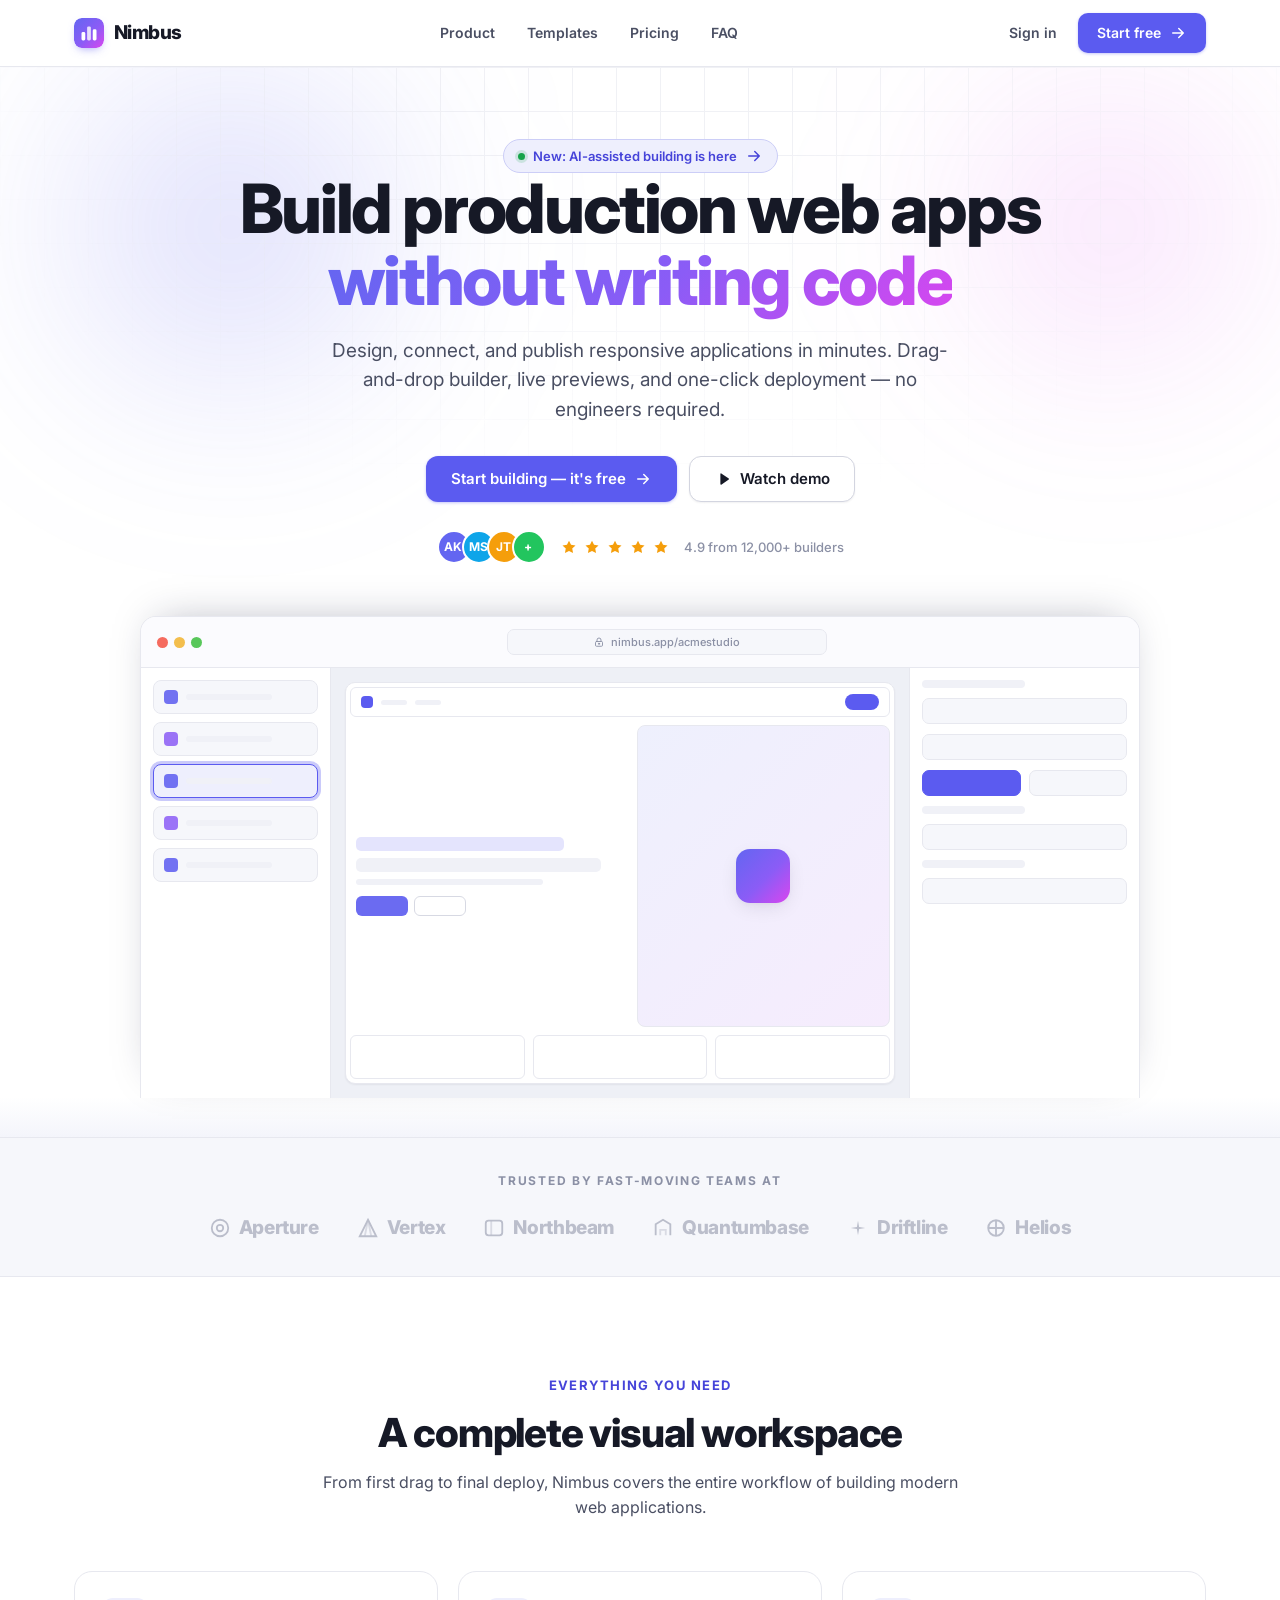
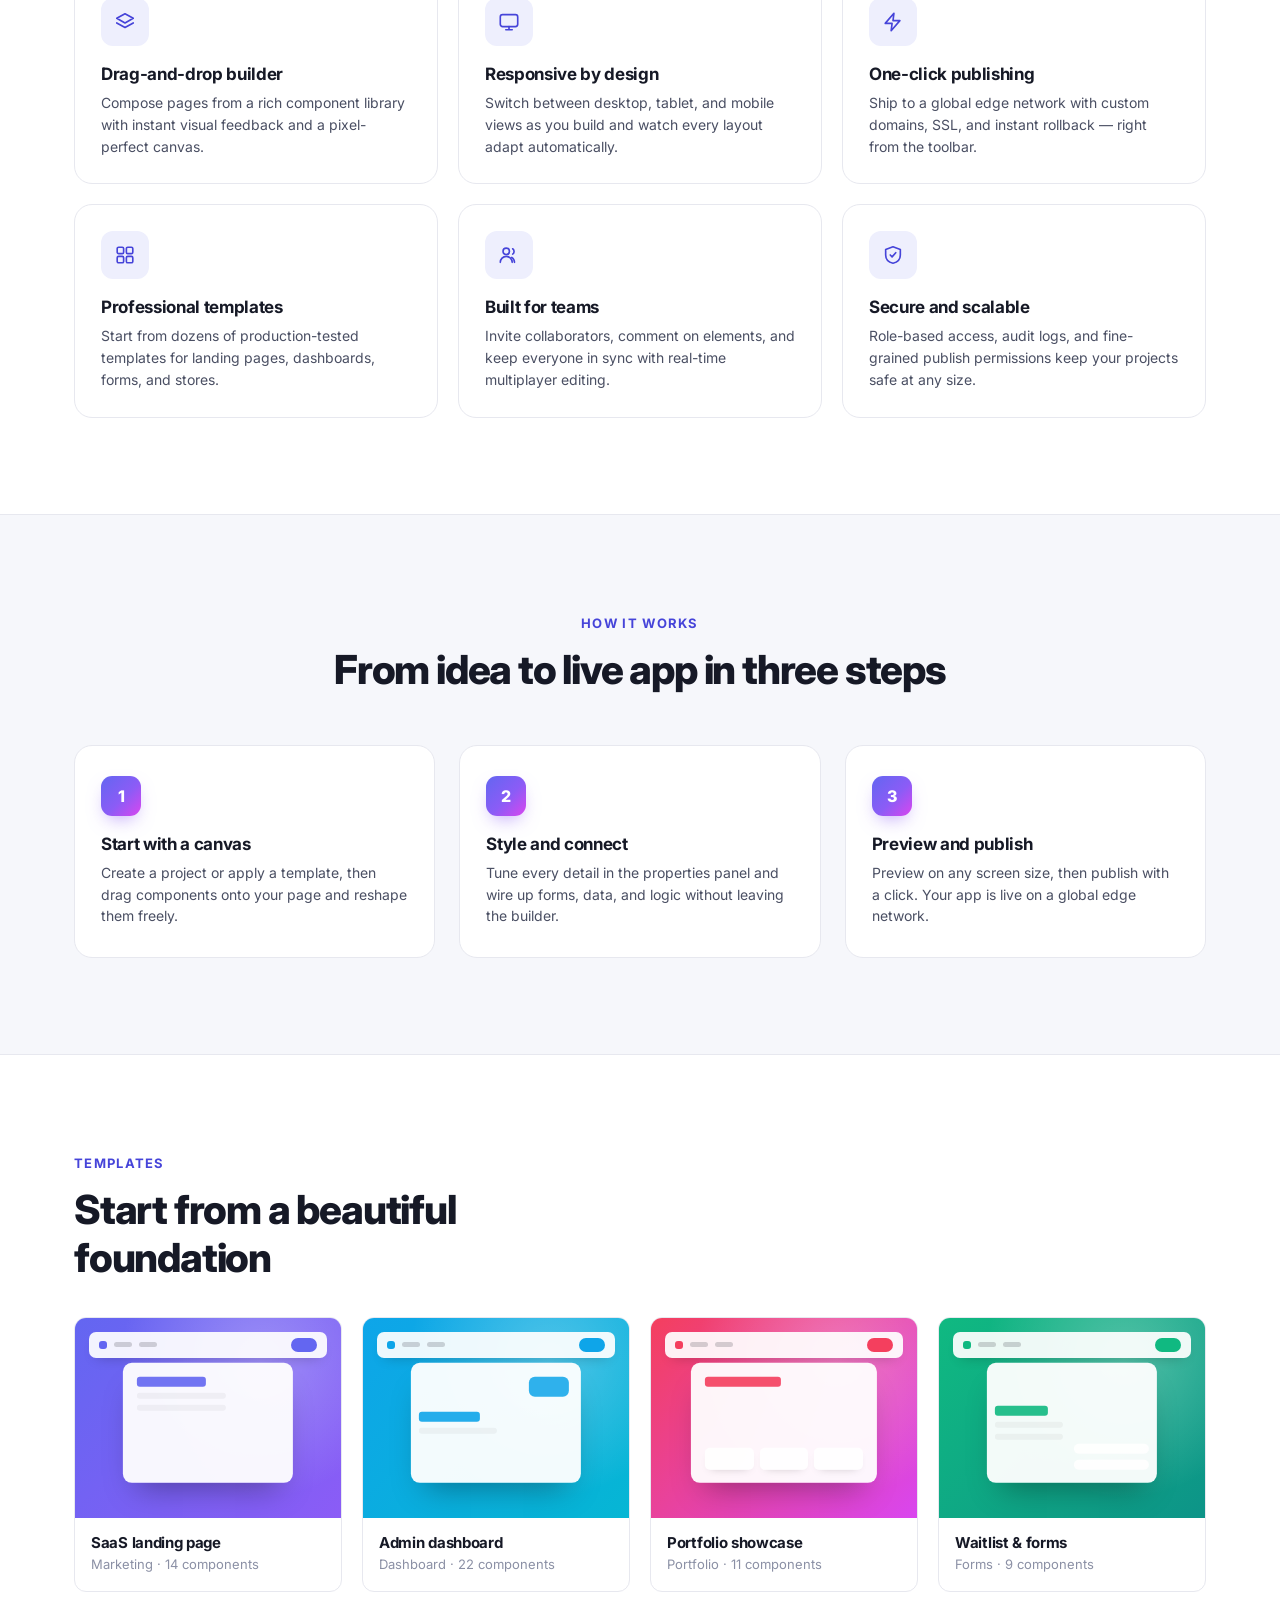
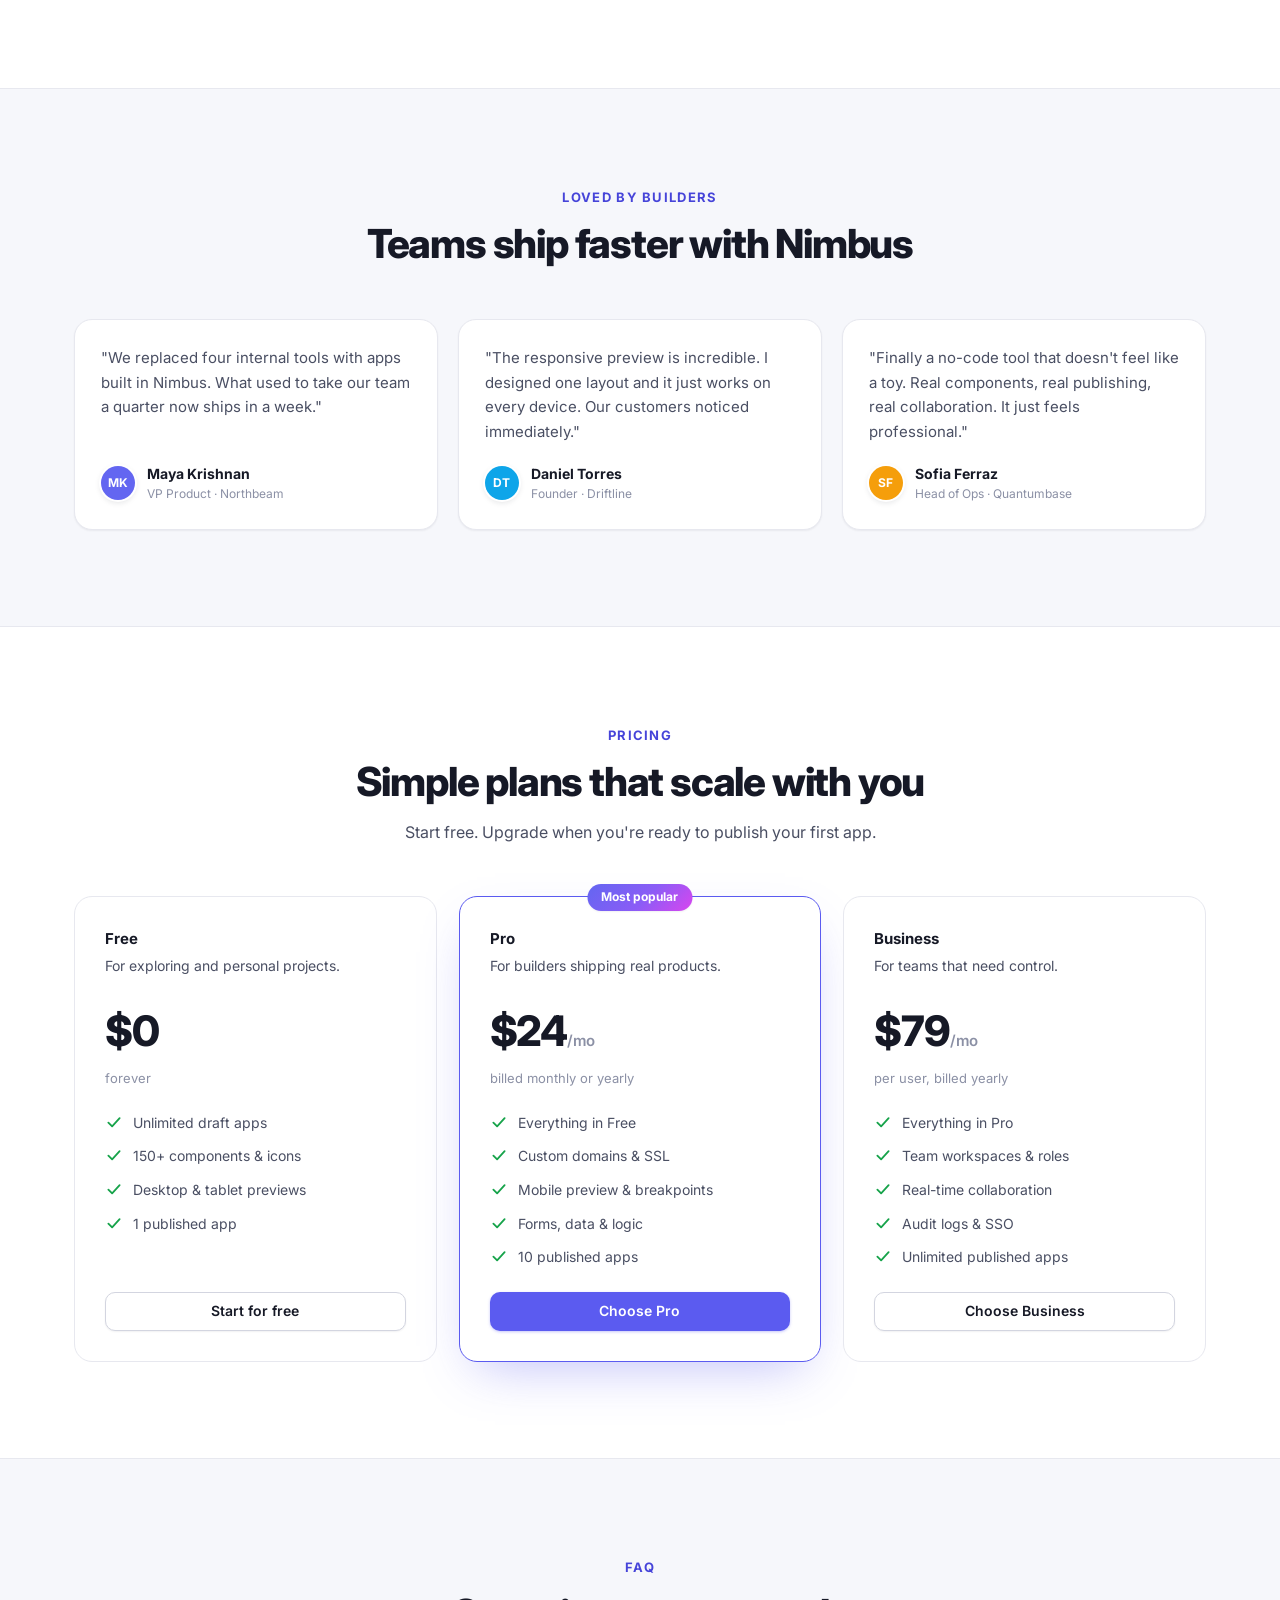
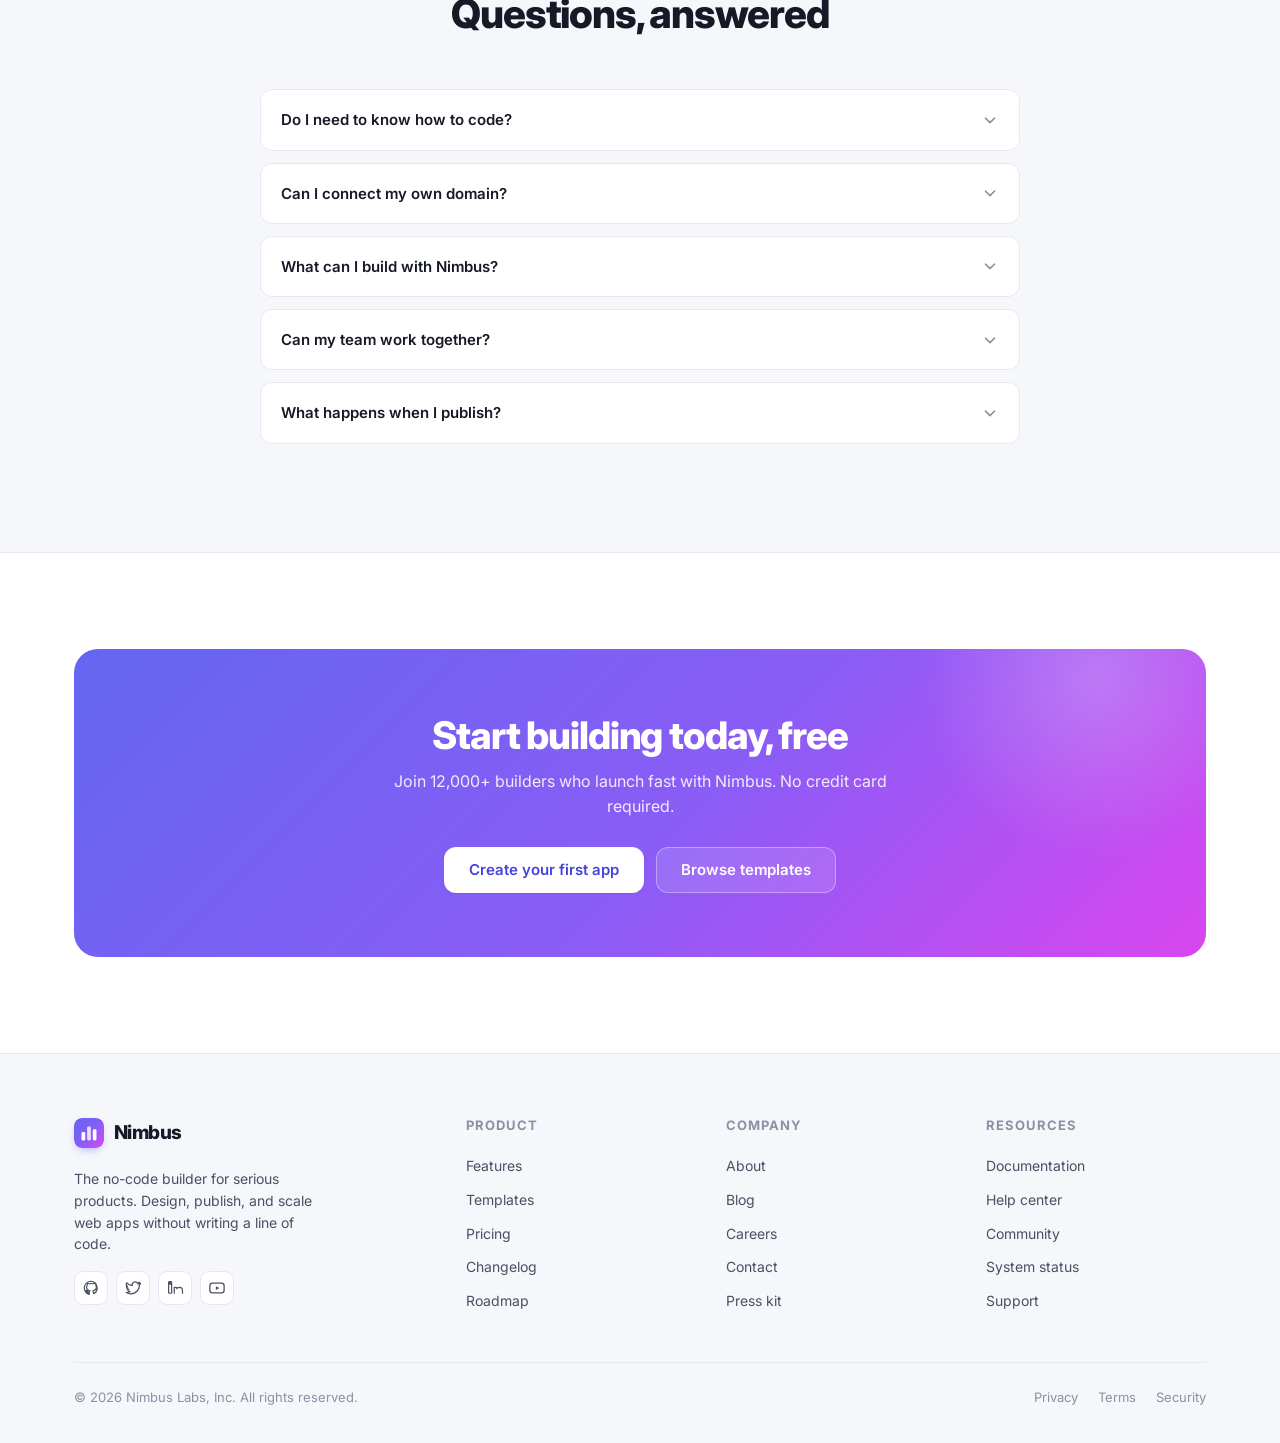
<file: index.html>
<!DOCTYPE html>
<html lang="en">
<head>
  <meta charset="UTF-8">
  <meta name="viewport" content="width=device-width, initial-scale=1.0">
  <title>Nimbus — Build web apps visually, without code</title>
  <meta name="description" content="Nimbus is a no-code web application builder. Design, connect, and publish responsive apps in minutes.">
  <link rel="preconnect" href="https://fonts.googleapis.com">
  <link rel="preconnect" href="https://fonts.gstatic.com" crossorigin>
  <link href="https://fonts.googleapis.com/css2?family=Inter:wght@400;500;600;700;800&display=swap" rel="stylesheet">
  <link rel="stylesheet" href="css/styles.css">
  <link rel="icon" href="data:image/svg+xml,%3Csvg xmlns='http://www.w3.org/2000/svg' viewBox='0 0 32 32'%3E%3Cdefs%3E%3ClinearGradient id='g' x1='0' y1='0' x2='32' y2='32' gradientUnits='userSpaceOnUse'%3E%3Cstop offset='0' stop-color='%236366f1'/%3E%3Cstop offset='1' stop-color='%23d946ef'/%3E%3C/linearGradient%3E%3C/defs%3E%3Crect width='32' height='32' rx='8' fill='url(%23g)'/%3E%3Crect x='8' y='15' width='4' height='9' rx='1.5' fill='%23fff'/%3E%3Crect x='14' y='9' width='4' height='15' rx='1.5' fill='%23fff' opacity='.8'/%3E%3Crect x='20' y='12' width='4' height='12' rx='1.5' fill='%23fff'/%3E%3C/svg%3E">
</head>
<body>

<svg style="display:none" xmlns="http://www.w3.org/2000/svg">
  <symbol id="i-arrow-right" viewBox="0 0 24 24" fill="none" stroke="currentColor" stroke-width="2" stroke-linecap="round" stroke-linejoin="round"><path d="M5 12h14M13 6l6 6-6 6"/></symbol>
  <symbol id="i-play" viewBox="0 0 24 24" fill="currentColor" stroke="none"><path d="M8.5 5.2v13.6c0 .6.7 1 1.2.7l10-6.8c.4-.3.4-1 0-1.3l-10-6.8c-.5-.3-1.2.1-1.2.6z"/></symbol>
  <symbol id="i-check" viewBox="0 0 24 24" fill="none" stroke="currentColor" stroke-width="2.4" stroke-linecap="round" stroke-linejoin="round"><path d="M4.5 12.8l5 5 10-11"/></symbol>
  <symbol id="i-sparkle" viewBox="0 0 24 24" fill="none" stroke="currentColor" stroke-width="1.8" stroke-linecap="round" stroke-linejoin="round"><path d="M12 4l1.8 5.2L19 11l-5.2 1.8L12 18l-1.8-5.2L5 11l5.2-1.8z"/><path d="M19 15.5l.9 2.1 2.1.9-2.1.9-.9 2.1-.9-2.1-2.1-.9 2.1-.9z" fill="currentColor" stroke="none"/></symbol>
  <symbol id="i-grid" viewBox="0 0 24 24" fill="none" stroke="currentColor" stroke-width="1.8" stroke-linecap="round" stroke-linejoin="round"><rect x="3.5" y="3.5" width="7" height="7" rx="1.5"/><rect x="13.5" y="3.5" width="7" height="7" rx="1.5"/><rect x="3.5" y="13.5" width="7" height="7" rx="1.5"/><rect x="13.5" y="13.5" width="7" height="7" rx="1.5"/></symbol>
  <symbol id="i-layout" viewBox="0 0 24 24" fill="none" stroke="currentColor" stroke-width="1.8" stroke-linecap="round" stroke-linejoin="round"><rect x="3.5" y="3.5" width="7" height="8.5" rx="1.5"/><rect x="13.5" y="3.5" width="7" height="5" rx="1.5"/><rect x="13.5" y="11" width="7" height="9.5" rx="1.5"/><rect x="3.5" y="14.5" width="7" height="6" rx="1.5"/></symbol>
  <symbol id="i-monitor" viewBox="0 0 24 24" fill="none" stroke="currentColor" stroke-width="1.8" stroke-linecap="round" stroke-linejoin="round"><rect x="2.5" y="4" width="19" height="13" rx="2.5"/><path d="M8.5 20.5h7M12 17v3.5"/></symbol>
  <symbol id="i-tablet" viewBox="0 0 24 24" fill="none" stroke="currentColor" stroke-width="1.8" stroke-linecap="round" stroke-linejoin="round"><rect x="4.5" y="2.5" width="15" height="19" rx="3"/><path d="M10 18.5h4"/></symbol>
  <symbol id="i-phone" viewBox="0 0 24 24" fill="none" stroke="currentColor" stroke-width="1.8" stroke-linecap="round" stroke-linejoin="round"><rect x="7" y="2.5" width="10" height="19" rx="2.5"/><path d="M10.5 18.5h3"/></symbol>
  <symbol id="i-zap" viewBox="0 0 24 24" fill="none" stroke="currentColor" stroke-width="1.8" stroke-linecap="round" stroke-linejoin="round"><path d="M13 2.5L3.5 13.5H11l-1 8L19.5 10.5H12z"/></symbol>
  <symbol id="i-layers" viewBox="0 0 24 24" fill="none" stroke="currentColor" stroke-width="1.8" stroke-linecap="round" stroke-linejoin="round"><path d="M12 3l9 5-9 5-9-5z"/><path d="M3 13l9 5 9-5"/></symbol>
  <symbol id="i-palette" viewBox="0 0 24 24" fill="none" stroke="currentColor" stroke-width="1.8" stroke-linecap="round" stroke-linejoin="round"><path d="M12 3a9 9 0 000 18c1.4 0 2.2-.9 2.2-2s-.8-1.6-.8-2.5c0-1 .8-1.8 1.9-1.8H17a4.5 4.5 0 004.5-4.5C21.5 6.5 17.3 3 12 3z"/><circle cx="8" cy="11.5" r="1.2" fill="currentColor"/><circle cx="11" cy="7.8" r="1.2" fill="currentColor"/><circle cx="15" cy="8.6" r="1.2" fill="currentColor"/></symbol>
  <symbol id="i-shield" viewBox="0 0 24 24" fill="none" stroke="currentColor" stroke-width="1.8" stroke-linecap="round" stroke-linejoin="round"><path d="M12 3l8 3v6c0 4.8-3.3 7.9-8 9-4.7-1.1-8-4.2-8-9V6z"/><path d="M9 12l2 2 4-4.5"/></symbol>
  <symbol id="i-users" viewBox="0 0 24 24" fill="none" stroke="currentColor" stroke-width="1.8" stroke-linecap="round" stroke-linejoin="round"><circle cx="9" cy="8" r="3.5"/><path d="M2.5 20a6.5 6.5 0 0113 0"/><path d="M16 5.2a3.5 3.5 0 010 5.8M18 20a6.5 6.5 0 00-3-5.4"/></symbol>
  <symbol id="i-globe" viewBox="0 0 24 24" fill="none" stroke="currentColor" stroke-width="1.8" stroke-linecap="round" stroke-linejoin="round"><circle cx="12" cy="12" r="9"/><path d="M3 12h18M12 3a14.5 14.5 0 010 18M12 3a14.5 14.5 0 000 18"/></symbol>
  <symbol id="i-chevron-down" viewBox="0 0 24 24" fill="none" stroke="currentColor" stroke-width="2" stroke-linecap="round" stroke-linejoin="round"><path d="M6 9.5l6 6 6-6"/></symbol>
  <symbol id="i-menu" viewBox="0 0 24 24" fill="none" stroke="currentColor" stroke-width="2" stroke-linecap="round"><path d="M4 6.5h16M4 12h16M4 17.5h16"/></symbol>
  <symbol id="i-star" viewBox="0 0 24 24" fill="currentColor" stroke="none"><path d="M12 3.5l2.7 5.5 6 .9-4.4 4.2 1.1 6-5.4-2.8-5.4 2.8 1.1-6L3.3 9.9l6-.9z"/></symbol>
  <symbol id="i-rocket" viewBox="0 0 24 24" fill="none" stroke="currentColor" stroke-width="1.8" stroke-linecap="round" stroke-linejoin="round"><path d="M4.5 16.5c-1 1-.9 3.4-.9 3.4s2.4.1 3.4-.9"/><path d="M5 15.5c2.8-8 9.5-11.5 14.5-11.5 0 5-3.5 11.7-11.5 14.5z"/><circle cx="14.5" cy="9.5" r="1.6"/></symbol>
  <symbol id="i-file" viewBox="0 0 24 24" fill="none" stroke="currentColor" stroke-width="1.8" stroke-linecap="round" stroke-linejoin="round"><path d="M6 3h8.5L19 7.5V21H6z"/><path d="M14 3v4.5h4.5M9 13h6M9 16.5h6"/></symbol>
  <symbol id="i-code" viewBox="0 0 24 24" fill="none" stroke="currentColor" stroke-width="1.8" stroke-linecap="round" stroke-linejoin="round"><path d="M8.5 8L4 12l4.5 4M15.5 8L20 12l-4.5 4"/></symbol>
  <symbol id="i-lock" viewBox="0 0 24 24" fill="none" stroke="currentColor" stroke-width="1.8" stroke-linecap="round" stroke-linejoin="round"><rect x="5" y="11" width="14" height="9.5" rx="2"/><path d="M8 11V8a4 4 0 018 0v3"/><circle cx="12" cy="15.5" r="1.2" fill="currentColor"/></symbol>
  <symbol id="i-mail" viewBox="0 0 24 24" fill="none" stroke="currentColor" stroke-width="1.8" stroke-linecap="round" stroke-linejoin="round"><rect x="3" y="5" width="18" height="14" rx="2.5"/><path d="M3.5 7l8.5 6 8.5-6"/></symbol>
  <symbol id="i-box" viewBox="0 0 24 24" fill="none" stroke="currentColor" stroke-width="1.8" stroke-linecap="round" stroke-linejoin="round"><path d="M12 3l8.5 4.6v8.8L12 21l-8.5-4.6V7.6z"/><path d="M3.5 7.7L12 12.5l8.5-4.8M12 12.5v8.3"/></symbol>
  <symbol id="i-github" viewBox="0 0 24 24" fill="none" stroke="currentColor" stroke-width="1.6" stroke-linecap="round" stroke-linejoin="round"><path d="M12 3a9 9 0 00-2.9 17.5c.5.1.6-.2.6-.4v-1.6c-2.7.6-3.3-1.3-3.3-1.3-.4-1.1-1-1.4-1-1.4-.9-.6.1-.6.1-.6 1 .1 1.5 1 1.5 1 .9 1.6 2.4 1.1 3 .9.1-.7.4-1.1.7-1.4-2.3-.2-4.6-1.1-4.6-4.9 0-1.1.4-2 1-2.7-.1-.3-.4-1.3.1-2.7 0 0 .8-.2 2.7 1a9.4 9.4 0 015.5 0c1.9-1.2 2.7-1 2.7-1 .5 1.4.2 2.4.1 2.7.6.7 1 1.6 1 2.7 0 3.8-2.3 4.6-4.6 4.9.4.3.7 1 .7 1.9v1.6c0 .2.2.5.6.4A9 9 0 0012 3z"/></symbol>
  <symbol id="i-twitter" viewBox="0 0 24 24" fill="none" stroke="currentColor" stroke-width="1.6" stroke-linecap="round" stroke-linejoin="round"><path d="M21 5.9c-.7.3-1.5.5-2.3.6a4 4 0 001.7-2.2c-.8.5-1.7.8-2.6 1a4 4 0 00-6.9 3.6A11.4 11.4 0 013.7 5.1a4 4 0 001.2 5.3c-.6 0-1.2-.2-1.7-.4a4 4 0 003.2 3.9 4.4 4.4 0 01-1.8.1 4 4 0 003.7 2.8A8 8 0 013 17.9a11.3 11.3 0 006.1 1.8c7.4 0 11.4-6.1 11.4-11.4v-.5c.8-.6 1.4-1.3 1.5-1.9z"/></symbol>
  <symbol id="i-linkedin" viewBox="0 0 24 24" fill="none" stroke="currentColor" stroke-width="1.6" stroke-linecap="round" stroke-linejoin="round"><rect x="3.5" y="3.5" width="4" height="15.5" rx="1"/><circle cx="5.5" cy="6" r="1.9" fill="currentColor" stroke="none"/><path d="M11 19V11l3.5.5V13c.8-1.2 2-1.8 3.5-1.8 2.2 0 4 1.5 4 4.5v3.3"/></symbol>
  <symbol id="i-youtube" viewBox="0 0 24 24" fill="none" stroke="currentColor" stroke-width="1.7" stroke-linecap="round" stroke-linejoin="round"><rect x="2.5" y="5.5" width="19" height="13" rx="3.5"/><path d="M10.5 9.5v5l4.6-2.5z" fill="currentColor" stroke="none"/></symbol>
</svg>

<header class="navbar">
  <div class="container nav-inner">
    <a class="logo" href="index.html">
      <svg class="logo-mark" viewBox="0 0 32 32" aria-hidden="true">
        <defs>
          <linearGradient id="ng" x1="0" y1="0" x2="32" y2="32" gradientUnits="userSpaceOnUse">
            <stop offset="0" stop-color="#6366f1"/><stop offset=".55" stop-color="#8b5cf6"/><stop offset="1" stop-color="#d946ef"/>
          </linearGradient>
        </defs>
        <rect width="32" height="32" rx="8" fill="url(#ng)"/>
        <rect x="8" y="15" width="4" height="9" rx="1.5" fill="#fff"/>
        <rect x="14" y="9" width="4" height="15" rx="1.5" fill="#fff" opacity=".8"/>
        <rect x="20" y="12" width="4" height="12" rx="1.5" fill="#fff"/>
      </svg>
      Nimbus
    </a>
    <nav class="nav-links">
      <a class="nav-link" href="#features">Product</a>
      <a class="nav-link" href="templates.html">Templates</a>
      <a class="nav-link" href="#pricing">Pricing</a>
      <a class="nav-link" href="#faq">FAQ</a>
    </nav>
    <div class="nav-actions">
      <a class="nav-link" href="dashboard.html">Sign in</a>
      <a class="btn btn-primary" href="dashboard.html">Start free <svg class="icon" aria-hidden="true"><use href="#i-arrow-right"></use></svg></a>
    </div>
    <button class="nav-toggle" id="navToggle" aria-label="Toggle menu"><svg class="icon"><use href="#i-menu"></use></svg></button>
  </div>
  <div class="mobile-menu" id="mobileMenu">
    <a href="#features">Product</a>
    <a href="templates.html">Templates</a>
    <a href="#pricing">Pricing</a>
    <a href="#faq">FAQ</a>
    <a class="btn btn-primary" href="dashboard.html">Start free</a>
  </div>
</header>

<section class="hero">
  <div class="hero-glow"></div>
  <div class="hero-grid-lines"></div>
  <div class="container hero-inner">
    <a class="pill" href="dashboard.html"><span class="pill-dot"></span> New: AI-assisted building is here <svg class="icon arrow" aria-hidden="true"><use href="#i-arrow-right"></use></svg></a>
    <h1 class="hero-title">Build production web apps<br><span class="grad">without writing code</span></h1>
    <p class="hero-sub">Design, connect, and publish responsive applications in minutes. Drag-and-drop builder, live previews, and one-click deployment — no engineers required.</p>
    <div class="hero-actions">
      <a class="btn btn-primary btn-lg" href="dashboard.html">Start building — it's free <svg class="icon" aria-hidden="true"><use href="#i-arrow-right"></use></svg></a>
      <a class="btn btn-secondary btn-lg" href="#features"><svg class="icon" aria-hidden="true"><use href="#i-play"></use></svg> Watch demo</a>
    </div>
    <div class="hero-proof">
      <div class="avatar-group">
        <span class="avatar" style="background:#6366f1">AK</span>
        <span class="avatar" style="background:#0ea5e9">MS</span>
        <span class="avatar" style="background:#f59e0b">JT</span>
        <span class="avatar" style="background:#22c55e">+</span>
      </div>
      <span class="proof-stars"><svg class="icon"><use href="#i-star"></use></svg><svg class="icon"><use href="#i-star"></use></svg><svg class="icon"><use href="#i-star"></use></svg><svg class="icon"><use href="#i-star"></use></svg><svg class="icon"><use href="#i-star"></use></svg></span>
      <span class="proof-text">4.9 from 12,000+ builders</span>
    </div>
    <div class="browser">
      <div class="browser-bar">
        <span class="browser-dots"><i></i><i></i><i></i></span>
        <span class="browser-url"><svg class="icon" style="width:12px;height:12px"><use href="#i-lock"></use></svg> nimbus.app/acmestudio</span>
      </div>
      <div class="mock-builder">
        <div class="mock-left">
          <div class="m-item"><i></i><span></span></div>
          <div class="m-item"><i class="alt"></i><span></span></div>
          <div class="m-item sel"><i></i><span></span></div>
          <div class="m-item"><i class="alt"></i><span></span></div>
          <div class="m-item"><i></i><span></span></div>
        </div>
        <div class="mock-center">
          <div class="mock-page">
            <div class="m-nav"><i></i><span></span><span></span><span class="m-pill"></span></div>
            <div class="m-mid">
              <div class="m-txt">
                <span class="big fill"></span>
                <span class="big"></span>
                <span></span>
                <div class="m-btns"><i></i><i></i></div>
              </div>
              <div class="m-visual"><i></i></div>
            </div>
            <div class="m-cards"><i></i><i></i><i></i></div>
          </div>
        </div>
        <div class="mock-right">
          <div class="m-label"></div>
          <div class="m-input"></div>
          <div class="m-input"></div>
          <div class="m-row"><div class="m-input deep"></div><div class="m-input"></div></div>
          <div class="m-label"></div>
          <div class="m-input"></div>
          <div class="m-label"></div>
          <div class="m-input"></div>
        </div>
      </div>
    </div>
  </div>
  <div class="hero-floor"></div>
</section>

<section class="logos-strip">
  <div class="container">
    <p>Trusted by fast-moving teams at</p>
    <div class="logos-row">
      <span class="logo-name"><svg class="icon" width="22" height="22" viewBox="0 0 24 24" fill="none" stroke="currentColor" stroke-width="2"><circle cx="12" cy="12" r="9"/><circle cx="12" cy="12" r="3.5"/></svg> Aperture</span>
      <span class="logo-name"><svg class="icon" width="22" height="22" viewBox="0 0 24 24" fill="none" stroke="currentColor" stroke-width="2"><path d="M12 3l9 18H3z"/><path d="M12 3l-3.5 18M12 3l3.5 18" opacity=".5"/></svg> Vertex</span>
      <span class="logo-name"><svg class="icon" width="22" height="22" viewBox="0 0 24 24" fill="none" stroke="currentColor" stroke-width="2"><rect x="3" y="4" width="18" height="16" rx="3"/><path d="M9 4v16" opacity=".5"/></svg> Northbeam</span>
      <span class="logo-name"><svg class="icon" width="22" height="22" viewBox="0 0 24 24" fill="none" stroke="currentColor" stroke-width="2"><path d="M4 20V8l8-5 8 5v12"/><path d="M9 20v-6h6v6" opacity=".5"/></svg> Quantumbase</span>
      <span class="logo-name"><svg class="icon" width="22" height="22" viewBox="0 0 24 24" fill="currentColor"><path d="M12 4l1.2 6.8L20 12l-6.8 1.2L12 20l-1.2-6.8L4 12l6.8-1.2z"/></svg> Driftline</span>
      <span class="logo-name"><svg class="icon" width="22" height="22" viewBox="0 0 24 24" fill="none" stroke="currentColor" stroke-width="2"><circle cx="12" cy="12" r="8.5"/><path d="M12 3.5v17M3.5 12h17"/></svg> Helios</span>
    </div>
  </div>
</section>

<section class="section" id="features">
  <div class="container">
    <div class="section-head reveal">
      <span class="section-eyebrow">Everything you need</span>
      <h2 class="section-title">A complete visual workspace</h2>
      <p class="section-sub">From first drag to final deploy, Nimbus covers the entire workflow of building modern web applications.</p>
    </div>
    <div class="feature-grid">
      <div class="feature-card reveal">
        <div class="feature-icon"><svg class="icon"><use href="#i-layers"></use></svg></div>
        <h3>Drag-and-drop builder</h3>
        <p>Compose pages from a rich component library with instant visual feedback and a pixel-perfect canvas.</p>
      </div>
      <div class="feature-card reveal">
        <div class="feature-icon"><svg class="icon"><use href="#i-monitor"></use></svg></div>
        <h3>Responsive by design</h3>
        <p>Switch between desktop, tablet, and mobile views as you build and watch every layout adapt automatically.</p>
      </div>
      <div class="feature-card reveal">
        <div class="feature-icon"><svg class="icon"><use href="#i-zap"></use></svg></div>
        <h3>One-click publishing</h3>
        <p>Ship to a global edge network with custom domains, SSL, and instant rollback — right from the toolbar.</p>
      </div>
      <div class="feature-card reveal">
        <div class="feature-icon"><svg class="icon"><use href="#i-grid"></use></svg></div>
        <h3>Professional templates</h3>
        <p>Start from dozens of production-tested templates for landing pages, dashboards, forms, and stores.</p>
      </div>
      <div class="feature-card reveal">
        <div class="feature-icon"><svg class="icon"><use href="#i-users"></use></svg></div>
        <h3>Built for teams</h3>
        <p>Invite collaborators, comment on elements, and keep everyone in sync with real-time multiplayer editing.</p>
      </div>
      <div class="feature-card reveal">
        <div class="feature-icon"><svg class="icon"><use href="#i-shield"></use></svg></div>
        <h3>Secure and scalable</h3>
        <p>Role-based access, audit logs, and fine-grained publish permissions keep your projects safe at any size.</p>
      </div>
    </div>
  </div>
</section>

<section class="section" id="how" style="background:var(--bg-subtle);border-block:1px solid var(--border)">
  <div class="container">
    <div class="section-head reveal">
      <span class="section-eyebrow">How it works</span>
      <h2 class="section-title">From idea to live app in three steps</h2>
    </div>
    <div class="steps">
      <div class="step reveal">
        <div class="step-num">1</div>
        <h3>Start with a canvas</h3>
        <p>Create a project or apply a template, then drag components onto your page and reshape them freely.</p>
      </div>
      <div class="step reveal">
        <div class="step-num">2</div>
        <h3>Style and connect</h3>
        <p>Tune every detail in the properties panel and wire up forms, data, and logic without leaving the builder.</p>
      </div>
      <div class="step reveal">
        <div class="step-num">3</div>
        <h3>Preview and publish</h3>
        <p>Preview on any screen size, then publish with a click. Your app is live on a global edge network.</p>
      </div>
    </div>
  </div>
</section>

<section class="section">
  <div class="container">
    <div class="section-head left reveal" style="max-width:520px">
      <span class="section-eyebrow">Templates</span>
      <h2 class="section-title">Start from a beautiful foundation</h2>
    </div>
    <div class="tpl-strip-grid">
      <a class="tpl-strip-card reveal" href="templates.html">
        <div class="preview"><div class="tpl-art" style="--c1:#6366f1;--c2:#8b5cf6" data-layout="hero">
          <div class="t-nav"><i></i><span></span><span></span><span class="t-btn-nav"></span></div>
          <div class="t-card"><div class="t-lines"><i></i><i></i><i></i></div></div>
        </div><div class="overlay"><span class="btn btn-white btn-sm">Browse templates</span></div></div>
        <div class="meta"><h3>SaaS landing page</h3><p>Marketing · 14 components</p></div>
      </a>
      <a class="tpl-strip-card reveal" href="templates.html">
        <div class="preview"><div class="tpl-art" style="--c1:#0ea5e9;--c2:#06b6d4" data-layout="split">
          <div class="t-nav"><i></i><span></span><span></span><span class="t-btn-nav"></span></div>
          <div class="t-card"><div class="t-lines"><i></i><i></i></div><div class="t-btn2"></div></div>
        </div><div class="overlay"><span class="btn btn-white btn-sm">Browse templates</span></div></div>
        <div class="meta"><h3>Admin dashboard</h3><p>Dashboard · 22 components</p></div>
      </a>
      <a class="tpl-strip-card reveal" href="templates.html">
        <div class="preview"><div class="tpl-art" style="--c1:#f43f5e;--c2:#d946ef" data-layout="grid">
          <div class="t-nav"><i></i><span></span><span></span><span class="t-btn-nav"></span></div>
          <div class="t-card"><div class="t-lines"><i></i></div><div class="t-rows"><i></i><i></i><i></i></div></div>
        </div><div class="overlay"><span class="btn btn-white btn-sm">Browse templates</span></div></div>
        <div class="meta"><h3>Portfolio showcase</h3><p>Portfolio · 11 components</p></div>
      </a>
      <a class="tpl-strip-card reveal" href="templates.html">
        <div class="preview"><div class="tpl-art" style="--c1:#10b981;--c2:#0d9488" data-layout="form">
          <div class="t-nav"><i></i><span></span><span></span><span class="t-btn-nav"></span></div>
          <div class="t-card"><div class="t-lines"><i></i><i></i><i></i></div><div class="t-rows"><i></i><i></i></div></div>
        </div><div class="overlay"><span class="btn btn-white btn-sm">Browse templates</span></div></div>
        <div class="meta"><h3>Waitlist & forms</h3><p>Forms · 9 components</p></div>
      </a>
    </div>
  </div>
</section>

<section class="section" id="testimonials" style="background:var(--bg-subtle);border-block:1px solid var(--border)">
  <div class="container">
    <div class="section-head reveal">
      <span class="section-eyebrow">Loved by builders</span>
      <h2 class="section-title">Teams ship faster with Nimbus</h2>
    </div>
    <div class="testimonial-grid">
      <div class="testimonial-card reveal">
        <p class="testimonial-quote">"We replaced four internal tools with apps built in Nimbus. What used to take our team a quarter now ships in a week."</p>
        <div class="testimonial-who">
          <span class="avatar avatar-ring" style="background:#6366f1">MK</span>
          <div><div class="n">Maya Krishnan</div><div class="r">VP Product · Northbeam</div></div>
        </div>
      </div>
      <div class="testimonial-card reveal">
        <p class="testimonial-quote">"The responsive preview is incredible. I designed one layout and it just works on every device. Our customers noticed immediately."</p>
        <div class="testimonial-who">
          <span class="avatar avatar-ring" style="background:#0ea5e9">DT</span>
          <div><div class="n">Daniel Torres</div><div class="r">Founder · Driftline</div></div>
        </div>
      </div>
      <div class="testimonial-card reveal">
        <p class="testimonial-quote">"Finally a no-code tool that doesn't feel like a toy. Real components, real publishing, real collaboration. It just feels professional."</p>
        <div class="testimonial-who">
          <span class="avatar avatar-ring" style="background:#f59e0b">SF</span>
          <div><div class="n">Sofia Ferraz</div><div class="r">Head of Ops · Quantumbase</div></div>
        </div>
      </div>
    </div>
  </div>
</section>

<section class="section" id="pricing">
  <div class="container">
    <div class="section-head reveal">
      <span class="section-eyebrow">Pricing</span>
      <h2 class="section-title">Simple plans that scale with you</h2>
      <p class="section-sub">Start free. Upgrade when you're ready to publish your first app.</p>
    </div>
    <div class="pricing-grid">
      <div class="price-card reveal">
        <div class="price-name">Free</div>
        <div class="price-desc">For exploring and personal projects.</div>
        <div class="price-amt">$0</div>
        <div class="price-per">forever</div>
        <ul class="price-feats">
          <li><svg class="icon"><use href="#i-check"></use></svg> Unlimited draft apps</li>
          <li><svg class="icon"><use href="#i-check"></use></svg> 150+ components & icons</li>
          <li><svg class="icon"><use href="#i-check"></use></svg> Desktop & tablet previews</li>
          <li><svg class="icon"><use href="#i-check"></use></svg> 1 published app</li>
        </ul>
        <a class="btn btn-secondary btn-block" href="dashboard.html">Start for free</a>
      </div>
      <div class="price-card popular reveal">
        <span class="price-pop">Most popular</span>
        <div class="price-name">Pro</div>
        <div class="price-desc">For builders shipping real products.</div>
        <div class="price-amt">$24<small>/mo</small></div>
        <div class="price-per">billed monthly or yearly</div>
        <ul class="price-feats">
          <li><svg class="icon"><use href="#i-check"></use></svg> Everything in Free</li>
          <li><svg class="icon"><use href="#i-check"></use></svg> Custom domains & SSL</li>
          <li><svg class="icon"><use href="#i-check"></use></svg> Mobile preview & breakpoints</li>
          <li><svg class="icon"><use href="#i-check"></use></svg> Forms, data & logic</li>
          <li><svg class="icon"><use href="#i-check"></use></svg> 10 published apps</li>
        </ul>
        <a class="btn btn-primary btn-block" href="dashboard.html">Choose Pro</a>
      </div>
      <div class="price-card reveal">
        <div class="price-name">Business</div>
        <div class="price-desc">For teams that need control.</div>
        <div class="price-amt">$79<small>/mo</small></div>
        <div class="price-per">per user, billed yearly</div>
        <ul class="price-feats">
          <li><svg class="icon"><use href="#i-check"></use></svg> Everything in Pro</li>
          <li><svg class="icon"><use href="#i-check"></use></svg> Team workspaces & roles</li>
          <li><svg class="icon"><use href="#i-check"></use></svg> Real-time collaboration</li>
          <li><svg class="icon"><use href="#i-check"></use></svg> Audit logs & SSO</li>
          <li><svg class="icon"><use href="#i-check"></use></svg> Unlimited published apps</li>
        </ul>
        <a class="btn btn-secondary btn-block" href="dashboard.html">Choose Business</a>
      </div>
    </div>
  </div>
</section>

<section class="section" id="faq" style="background:var(--bg-subtle);border-block:1px solid var(--border)">
  <div class="container">
    <div class="section-head reveal">
      <span class="section-eyebrow">FAQ</span>
      <h2 class="section-title">Questions, answered</h2>
    </div>
    <div class="faq-wrap reveal">
      <div class="faq-item"><details>
        <summary>Do I need to know how to code? <svg class="icon faq-chev"><use href="#i-chevron-down"></use></svg></summary>
        <div class="faq-body">Nope. Nimbus is built for non-developers. Everything you do in the visual builder — styling, layout, forms, publishing — requires zero code. Developers can still export clean HTML/CSS if they want to take over.</div>
      </details></div>
      <div class="faq-item"><details>
        <summary>Can I connect my own domain? <svg class="icon faq-chev"><use href="#i-chevron-down"></use></svg></summary>
        <div class="faq-body">Yes. On Pro and Business plans you can attach custom domains with automatic SSL certificates, redirects, and region routing through our global edge network.</div>
      </details></div>
      <div class="faq-item"><details>
        <summary>What can I build with Nimbus? <svg class="icon faq-chev"><use href="#i-chevron-down"></use></svg></summary>
        <div class="faq-body">Marketing sites, landing pages, internal dashboards, client portals, waitlists, admin panels, portfolio sites, and much more. If it renders in a browser, you can build it here.</div>
      </details></div>
      <div class="faq-item"><details>
        <summary>Can my team work together? <svg class="icon faq-chev"><use href="#i-chevron-down"></use></svg></summary>
        <div class="faq-body">Absolutely. Business workspaces include shared libraries, role-based permissions, real-time multi-user editing, and a full audit trail of every change.</div>
      </details></div>
      <div class="faq-item"><details>
        <summary>What happens when I publish? <svg class="icon faq-chev"><use href="#i-chevron-down"></use></svg></summary>
        <div class="faq-body">Your app is built into a production bundle, optimized, and deployed to our global edge in under a minute. You get a nimbus.app subdomain instantly, plus optional custom domains.</div>
      </details></div>
    </div>
  </div>
</section>

<section class="section">
  <div class="container">
    <div class="cta-band reveal">
      <h2>Start building today, free</h2>
      <p>Join 12,000+ builders who launch fast with Nimbus. No credit card required.</p>
      <div class="cta-actions">
        <a class="btn btn-white btn-lg" href="dashboard.html">Create your first app</a>
        <a class="btn btn-lg" style="background:rgba(255,255,255,0.12);color:#fff;border:1px solid rgba(255,255,255,0.35)" href="templates.html">Browse templates</a>
      </div>
    </div>
  </div>
</section>

<footer class="footer">
  <div class="container">
    <div class="footer-grid">
      <div class="footer-brand">
        <a class="logo" href="index.html">
          <svg class="logo-mark" viewBox="0 0 32 32" aria-hidden="true">
            <rect width="32" height="32" rx="8" fill="url(#ng)"/>
            <rect x="8" y="15" width="4" height="9" rx="1.5" fill="#fff"/>
            <rect x="14" y="9" width="4" height="15" rx="1.5" fill="#fff" opacity=".8"/>
            <rect x="20" y="12" width="4" height="12" rx="1.5" fill="#fff"/>
          </svg>
          Nimbus
        </a>
        <p>The no-code builder for serious products. Design, publish, and scale web apps without writing a line of code.</p>
        <div class="social-row" style="margin-top:16px">
          <a href="#0" aria-label="GitHub"><svg class="icon"><use href="#i-github"></use></svg></a>
          <a href="#0" aria-label="Twitter"><svg class="icon"><use href="#i-twitter"></use></svg></a>
          <a href="#0" aria-label="LinkedIn"><svg class="icon"><use href="#i-linkedin"></use></svg></a>
          <a href="#0" aria-label="YouTube"><svg class="icon"><use href="#i-youtube"></use></svg></a>
        </div>
      </div>
      <div class="footer-col">
        <h4>Product</h4>
        <a href="#features">Features</a>
        <a href="templates.html">Templates</a>
        <a href="#pricing">Pricing</a>
        <a href="#0">Changelog</a>
        <a href="#0">Roadmap</a>
      </div>
      <div class="footer-col">
        <h4>Company</h4>
        <a href="#0">About</a>
        <a href="#0">Blog</a>
        <a href="#0">Careers</a>
        <a href="#0">Contact</a>
        <a href="#0">Press kit</a>
      </div>
      <div class="footer-col">
        <h4>Resources</h4>
        <a href="#0">Documentation</a>
        <a href="#0">Help center</a>
        <a href="#0">Community</a>
        <a href="#0">System status</a>
        <a href="#0">Support</a>
      </div>
    </div>
    <div class="footer-bottom">
      <span>© <span data-year></span> Nimbus Labs, Inc. All rights reserved.</span>
      <span style="display:flex;gap:20px;align-items:center">
        <a href="#0" style="color:inherit">Privacy</a>
        <a href="#0" style="color:inherit">Terms</a>
        <a href="#0" style="color:inherit">Security</a>
      </span>
    </div>
  </div>
</footer>

<script src="js/app.js"></script>
</body>
</html>
</file>
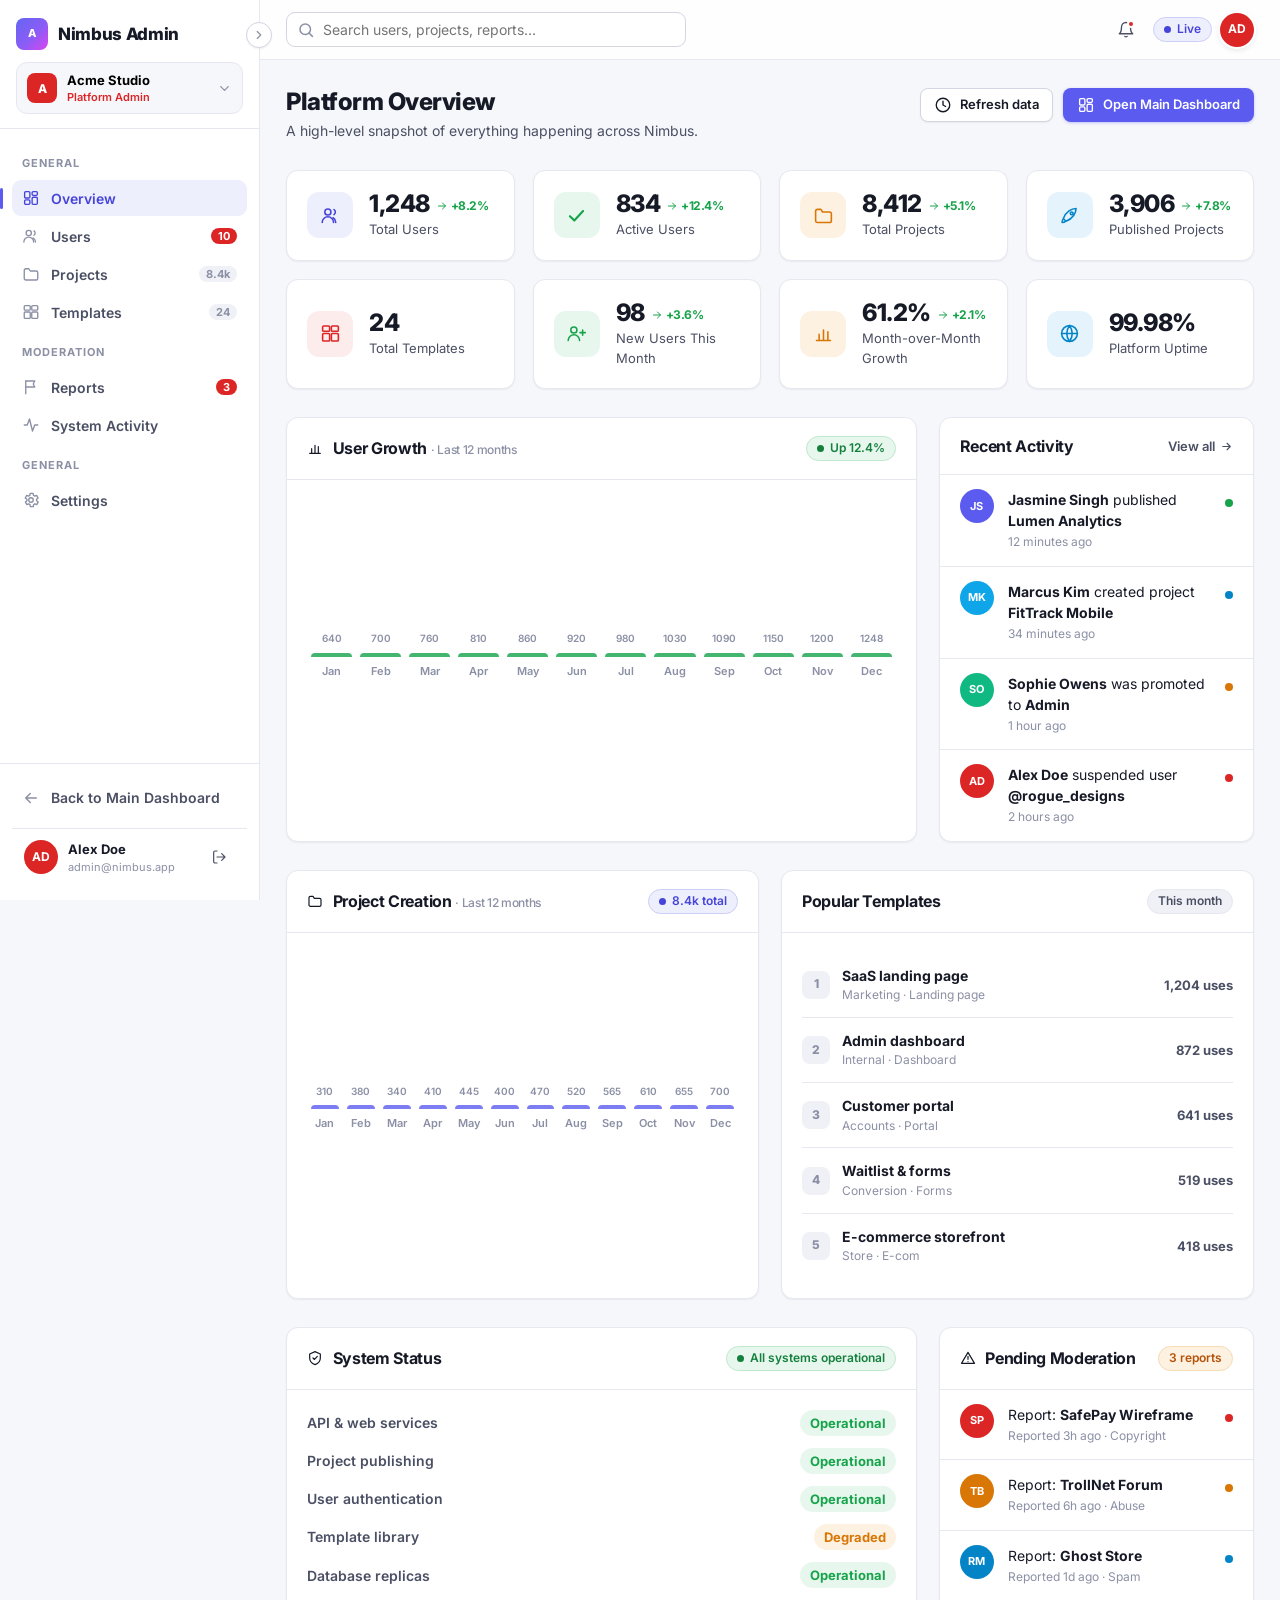
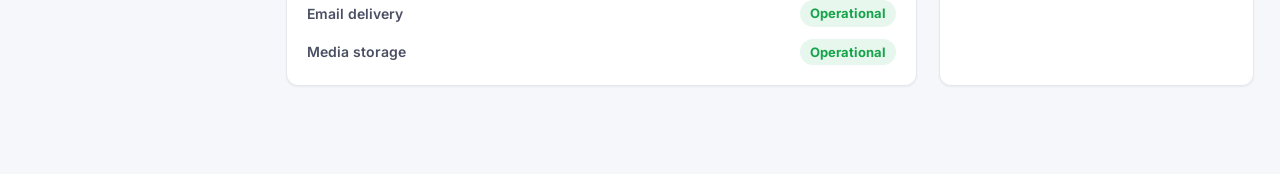
<file: admin.html>
<!DOCTYPE html>
<html lang="en">
<head>
  <meta charset="UTF-8">
  <meta name="viewport" content="width=device-width, initial-scale=1.0">
  <title>Admin Panel · Nimbus</title>
  <link rel="preconnect" href="https://fonts.googleapis.com">
  <link rel="preconnect" href="https://fonts.gstatic.com" crossorigin>
  <link href="https://fonts.googleapis.com/css2?family=Inter:wght@400;500;600;700;800&display=swap" rel="stylesheet">
  <link rel="stylesheet" href="css/styles.css">
  <link rel="stylesheet" href="css/admin.css">
  <link rel="icon" href="data:image/svg+xml,%3Csvg xmlns='http://www.w3.org/2000/svg' viewBox='0 0 32 32'%3E%3Cdefs%3E%3ClinearGradient id='g' x1='0' y1='0' x2='32' y2='32' gradientUnits='userSpaceOnUse'%3E%3Cstop offset='0' stop-color='%236366f1'/%3E%3Cstop offset='1' stop-color='%23d946ef'/%3E%3C/linearGradient%3E%3C/defs%3E%3Crect width='32' height='32' rx='8' fill='url(%23g)'/%3E%3Crect x='8' y='15' width='4' height='9' rx='1.5' fill='%23fff'/%3E%3Crect x='14' y='9' width='4' height='15' rx='1.5' fill='%23fff' opacity='.8'/%3E%3Crect x='20' y='12' width='4' height='12' rx='1.5' fill='%23fff'/%3E%3C/svg%3E">
</head>
<body>

<svg style="display:none" xmlns="http://www.w3.org/2000/svg">
  <symbol id="i-grid" viewBox="0 0 24 24" fill="none" stroke="currentColor" stroke-width="1.8" stroke-linecap="round" stroke-linejoin="round"><rect x="3.5" y="3.5" width="7" height="8.5" rx="1.5"/><rect x="13.5" y="3.5" width="7" height="5" rx="1.5"/><rect x="13.5" y="11" width="7" height="9.5" rx="1.5"/><rect x="3.5" y="14.5" width="7" height="6" rx="1.5"/></symbol>
  <symbol id="i-users" viewBox="0 0 24 24" fill="none" stroke="currentColor" stroke-width="1.8" stroke-linecap="round" stroke-linejoin="round"><circle cx="9" cy="8" r="3.5"/><path d="M2.5 20a6.5 6.5 0 0113 0"/><path d="M16 5.2a3.5 3.5 0 010 5.8M18 20a6.5 6.5 0 00-3-5.4"/></symbol>
  <symbol id="i-folder" viewBox="0 0 24 24" fill="none" stroke="currentColor" stroke-width="1.8" stroke-linecap="round" stroke-linejoin="round"><path d="M3 7a2 2 0 012-2h4l2 3h8a2 2 0 012 2v8a2 2 0 01-2 2H5a2 2 0 01-2-2z"/></symbol>
  <symbol id="i-templates" viewBox="0 0 24 24" fill="none" stroke="currentColor" stroke-width="1.8" stroke-linecap="round" stroke-linejoin="round"><rect x="3" y="3.5" width="8" height="6" rx="1.2"/><rect x="13" y="3.5" width="8" height="6" rx="1.2"/><rect x="3" y="12" width="8" height="8.5" rx="1.2"/><rect x="13" y="12" width="8" height="8.5" rx="1.2"/></symbol>
  <symbol id="i-flag" viewBox="0 0 24 24" fill="none" stroke="currentColor" stroke-width="1.8" stroke-linecap="round" stroke-linejoin="round"><path d="M5 21V4"/><path d="M5 4h12l-2 4 2 4H5"/></symbol>
  <symbol id="i-clock" viewBox="0 0 24 24" fill="none" stroke="currentColor" stroke-width="1.8" stroke-linecap="round" stroke-linejoin="round"><circle cx="12" cy="12" r="9"/><path d="M12 7v5l3.5 2"/></symbol>
  <symbol id="i-settings" viewBox="0 0 24 24" fill="none" stroke="currentColor" stroke-width="1.8" stroke-linecap="round" stroke-linejoin="round"><circle cx="12" cy="12" r="3"/><path d="M19.4 13a7.4 7.4 0 000-2l2.1-1.6-2-3.5-2.5 1a7.4 7.4 0 00-1.7-1l-.4-2.7h-4l-.4 2.7a7.4 7.4 0 00-1.7 1l-2.5-1-2 3.5L6.6 11a7.4 7.4 0 000 2l-2.1 1.6 2 3.5 2.5-1a7.4 7.4 0 001.7 1l.4 2.7h4l.4-2.7a7.4 7.4 0 001.7-1l2.5 1 2-3.5z"/></symbol>
  <symbol id="i-menu" viewBox="0 0 24 24" fill="none" stroke="currentColor" stroke-width="2" stroke-linecap="round"><path d="M4 6.5h16M4 12h16M4 17.5h16"/></symbol>
  <symbol id="i-search" viewBox="0 0 24 24" fill="none" stroke="currentColor" stroke-width="2" stroke-linecap="round"><circle cx="11" cy="11" r="7"/><path d="M20.5 20.5L16 16"/></symbol>
  <symbol id="i-bell" viewBox="0 0 24 24" fill="none" stroke="currentColor" stroke-width="1.8" stroke-linecap="round" stroke-linejoin="round"><path d="M18 8a6 6 0 00-12 0c0 7-3 9-3 9h18s-3-2-3-9z"/><path d="M10.5 20.5a2 2 0 003 0"/></symbol>
  <symbol id="i-x" viewBox="0 0 24 24" fill="none" stroke="currentColor" stroke-width="2" stroke-linecap="round"><path d="M6 6l12 12M18 6L6 18"/></symbol>
  <symbol id="i-check" viewBox="0 0 24 24" fill="none" stroke="currentColor" stroke-width="2.4" stroke-linecap="round" stroke-linejoin="round"><path d="M4.5 12.8l5 5 10-11"/></symbol>
  <symbol id="i-chevron" viewBox="0 0 24 24" fill="none" stroke="currentColor" stroke-width="2" stroke-linecap="round" stroke-linejoin="round"><path d="M6 9l6 6 6-6"/></symbol>
  <symbol id="i-chevron-right" viewBox="0 0 24 24" fill="none" stroke="currentColor" stroke-width="2" stroke-linecap="round" stroke-linejoin="round"><path d="M9 6l6 6-6 6"/></symbol>
  <symbol id="i-edit" viewBox="0 0 24 24" fill="none" stroke="currentColor" stroke-width="1.8" stroke-linecap="round" stroke-linejoin="round"><path d="M4 20h4L19 9l-4-4L4 16z"/><path d="M13.5 6.5l4 4"/></symbol>
  <symbol id="i-eye" viewBox="0 0 24 24" fill="none" stroke="currentColor" stroke-width="1.8" stroke-linecap="round" stroke-linejoin="round"><path d="M2 12s3.6-7 10-7 10 7 10 7-3.6 7-10 7-10-7-10-7z"/><circle cx="12" cy="12" r="3"/></symbol>
  <symbol id="i-activity" viewBox="0 0 24 24" fill="none" stroke="currentColor" stroke-width="1.8" stroke-linecap="round" stroke-linejoin="round"><path d="M3 12h4l3-8 4 16 3-8h4"/></symbol>
  <symbol id="i-plus" viewBox="0 0 24 24" fill="none" stroke="currentColor" stroke-width="2" stroke-linecap="round"><path d="M12 5v14M5 12h14"/></symbol>
  <symbol id="i-trash" viewBox="0 0 24 24" fill="none" stroke="currentColor" stroke-width="1.8" stroke-linecap="round" stroke-linejoin="round"><path d="M4 7h16M9 7V5a1 1 0 011-1h4a1 1 0 011 1v2M6 7l1 13a2 2 0 002 2h6a2 2 0 002-2l1-13"/></symbol>
  <symbol id="i-dot" viewBox="0 0 24 24" fill="none" stroke="currentColor" stroke-width="2" stroke-linecap="round" stroke-linejoin="round"><circle cx="12" cy="12" r="3"/></symbol>
  <symbol id="i-pause" viewBox="0 0 24 24" fill="none" stroke="currentColor" stroke-width="1.8" stroke-linecap="round" stroke-linejoin="round"><rect x="6" y="4" width="4" height="16" rx="1"/><rect x="14" y="4" width="4" height="16" rx="1"/></symbol>
  <symbol id="i-power" viewBox="0 0 24 24" fill="none" stroke="currentColor" stroke-width="1.8" stroke-linecap="round" stroke-linejoin="round"><path d="M12 3v9"/><path d="M6.6 6.5a8 8 0 1010.8 0"/></symbol>
  <symbol id="i-star" viewBox="0 0 24 24" fill="none" stroke="currentColor" stroke-width="1.8" stroke-linecap="round" stroke-linejoin="round"><path d="M12 3l2.7 5.6 6.3.9-4.5 4.4 1 6.1L12 17.8 6.5 20l1-6.1L3 9.5l6.3-.9z"/></symbol>
  <symbol id="i-save" viewBox="0 0 24 24" fill="none" stroke="currentColor" stroke-width="1.8" stroke-linecap="round" stroke-linejoin="round"><path d="M5 3h11l5 5v12a1 1 0 01-1 1H5a1 1 0 01-1-1V4a1 1 0 011-1z"/><path d="M8 3v5h8M8 21v-7h8v7"/></symbol>
  <symbol id="i-rocket" viewBox="0 0 24 24" fill="none" stroke="currentColor" stroke-width="1.8" stroke-linecap="round" stroke-linejoin="round"><path d="M4.5 16.5c-1 1-.9 3.4-.9 3.4s2.4.1 3.4-.9"/><path d="M5 15.5c2.8-8 9.5-11.5 14.5-11.5 0 5-3.5 11.7-11.5 14.5z"/><circle cx="14.5" cy="9.5" r="1.6"/></symbol>
  <symbol id="i-globe" viewBox="0 0 24 24" fill="none" stroke="currentColor" stroke-width="1.8" stroke-linecap="round" stroke-linejoin="round"><circle cx="12" cy="12" r="9"/><path d="M3 12h18M12 3a14.5 14.5 0 010 18M12 3a14.5 14.5 0 000 18"/></symbol>
  <symbol id="i-logout" viewBox="0 0 24 24" fill="none" stroke="currentColor" stroke-width="1.8" stroke-linecap="round" stroke-linejoin="round"><path d="M9 21H6a2 2 0 01-2-2V5a2 2 0 012-2h3M16 17l5-5-5-5M21 12H9"/></symbol>
  <symbol id="i-alert" viewBox="0 0 24 24" fill="none" stroke="currentColor" stroke-width="1.8" stroke-linecap="round" stroke-linejoin="round"><path d="M12 3.5L2.2 20h19.6z"/><path d="M12 9.5v4.5M12 17.5h.01"/></symbol>
  <symbol id="i-info" viewBox="0 0 24 24" fill="none" stroke="currentColor" stroke-width="1.8" stroke-linecap="round" stroke-linejoin="round"><circle cx="12" cy="12" r="9"/><path d="M12 11v6M12 7h.01"/></symbol>
  <symbol id="i-box" viewBox="0 0 24 24" fill="none" stroke="currentColor" stroke-width="1.8" stroke-linecap="round" stroke-linejoin="round"><path d="M12 3l8.5 4.6v8.8L12 21l-8.5-4.6V7.6z"/><path d="M3.5 7.7L12 12.5l8.5-4.8M12 12.5v8.3"/></symbol>
  <symbol id="i-shield" viewBox="0 0 24 24" fill="none" stroke="currentColor" stroke-width="1.8" stroke-linecap="round" stroke-linejoin="round"><path d="M12 2.5L20 6v6c0 5-3.5 8.5-8 10-4.5-1.5-8-5-8-10V6z"/><path d="M9 12l2.2 2.2L15.5 9.5"/></symbol>
  <symbol id="i-pin" viewBox="0 0 24 24" fill="none" stroke="currentColor" stroke-width="1.8" stroke-linecap="round" stroke-linejoin="round"><path d="M9 3h6l1 4-3 3v7l-2 2-2-2v-7L8 7z"/></symbol>
  <symbol id="i-chart" viewBox="0 0 24 24" fill="none" stroke="currentColor" stroke-width="1.8" stroke-linecap="round" stroke-linejoin="round"><path d="M4 20h16M7 20v-7M12 20V8M17 20v-10"/></symbol>
  <symbol id="i-filter" viewBox="0 0 24 24" fill="none" stroke="currentColor" stroke-width="1.8" stroke-linecap="round" stroke-linejoin="round"><path d="M3 5h18l-7 8v6l-4-2v-4z"/></symbol>
  <symbol id="i-send" viewBox="0 0 24 24" fill="none" stroke="currentColor" stroke-width="1.8" stroke-linecap="round" stroke-linejoin="round"><path d="M3 11.5L21 3l-7 18-3.5-7.5z"/><path d="M10.5 13.5L21 3"/></symbol>
  <symbol id="i-file" viewBox="0 0 24 24" fill="none" stroke="currentColor" stroke-width="1.8" stroke-linecap="round" stroke-linejoin="round"><path d="M14 3H6a2 2 0 00-2 2v14a2 2 0 002 2h12a2 2 0 002-2V9z"/><path d="M14 3v6h6"/></symbol>
  <symbol id="i-arrow-right" viewBox="0 0 24 24" fill="none" stroke="currentColor" stroke-width="2" stroke-linecap="round" stroke-linejoin="round"><path d="M5 12h14M13 6l6 6-6 6"/></symbol>
  <symbol id="i-arrow-left" viewBox="0 0 24 24" fill="none" stroke="currentColor" stroke-width="2" stroke-linecap="round" stroke-linejoin="round"><path d="M19 12H5M11 6l-6 6 6 6"/></symbol>
  <symbol id="i-user-plus" viewBox="0 0 24 24" fill="none" stroke="currentColor" stroke-width="1.8" stroke-linecap="round" stroke-linejoin="round"><circle cx="9" cy="8" r="3.5"/><path d="M2.5 20a6.5 6.5 0 0113 0"/><path d="M19 8v6M22 11h-6"/></symbol>
</svg>

<div class="admin-layout">

  <aside class="admin-sidebar" id="adminSidebar">
    <button class="sidebar-collapse-btn" id="sidebarCollapseBtn" aria-label="Collapse sidebar">
      <svg class="icon collapse-icon" style="width:14px;height:14px" aria-hidden="true"><use href="#i-chevron-right"></use></svg>
    </button>
    <div class="sidebar-top">
      <a class="admin-logo" href="index.html">
        <span class="logo-badge">A</span>
        <span>Nimbus Admin</span>
      </a>
      <button class="workspace-switch">
        <span class="ws-avatar">A</span>
        <span class="ws-meta"><span class="ws-name">Acme Studio</span><span class="ws-plan">Platform Admin</span></span>
        <svg class="icon ws-chevron" aria-hidden="true"><use href="#i-chevron"></use></svg>
      </button>
    </div>

    <nav class="admin-sidebar-nav" id="adminNav">
      <div class="nav-group-label">General</div>
      <button class="nav-item active" data-section="overview"><svg class="icon"><use href="#i-grid"></use></svg> <span>Overview</span></button>
      <button class="nav-item" data-section="users"><svg class="icon"><use href="#i-users"></use></svg> <span>Users</span> <span class="nav-badge" data-users-count>1.2k</span></button>
      <button class="nav-item" data-section="projects"><svg class="icon"><use href="#i-folder"></use></svg> <span>Projects</span> <span class="nav-badge muted" data-projects-count>8.4k</span></button>
      <button class="nav-item" data-section="templates"><svg class="icon"><use href="#i-templates"></use></svg> <span>Templates</span> <span class="nav-badge muted">24</span></button>
      <div class="nav-group-label">Moderation</div>
      <button class="nav-item" data-section="reports"><svg class="icon"><use href="#i-flag"></use></svg> <span>Reports</span> <span class="nav-badge" id="reportsBadge">3</span></button>
      <button class="nav-item" data-section="activity"><svg class="icon"><use href="#i-activity"></use></svg> <span>System Activity</span></button>
      <div class="nav-group-label">General</div>
      <button class="nav-item" data-section="settings"><svg class="icon"><use href="#i-settings"></use></svg> <span>Settings</span></button>
    </nav>

    <div class="sidebar-bottom">
      <a class="nav-item" style="padding:9px 10px" href="dashboard.html"><svg class="icon"><use href="#i-arrow-left"></use></svg> <span>Back to Main Dashboard</span></a>
      <div class="admin-profile">
        <span class="admin-profile-avatar">AD</span>
        <span class="admin-profile-info"><span class="n">Alex Doe</span><span class="e">admin@nimbus.app</span></span>
        <button class="icon-btn" style="width:32px;height:32px" aria-label="Log out" id="adminLogout"><svg class="icon" style="width:16px;height:16px"><use href="#i-logout"></use></svg></button>
      </div>
    </div>
  </aside>

  <div class="sidebar-backdrop" id="adminBackdrop"></div>

  <div class="admin-main">

    <header class="admin-topbar">
      <button class="sidebar-toggle" id="adminSidebarToggle" aria-label="Open menu"><svg class="icon"><use href="#i-menu"></use></svg></button>
      <div class="search-box">
        <svg class="icon" aria-hidden="true"><use href="#i-search"></use></svg>
        <input type="search" id="adminGlobalSearch" placeholder="Search users, projects, reports…">
      </div>
      <div class="admin-topbar-actions">
        <button class="icon-btn" id="adminBell" aria-label="Notifications"><svg class="icon"><use href="#i-bell"></use></svg><span class="dot"></span></button>
        <span class="badge badge-primary"><span class="badge-dot"></span> Live</span>
        <span class="avatar avatar-ring" style="background:var(--danger)">AD</span>
      </div>
    </header>

    <main class="admin-content">

      <!-- ==================== OVERVIEW ==================== -->
      <section class="admin-section active" id="section-overview">

        <div class="admin-page-header">
          <div>
            <h1 class="admin-page-title">Platform Overview</h1>
            <p class="admin-page-sub">A high-level snapshot of everything happening across Nimbus.</p>
          </div>
          <div class="admin-page-actions">
            <button class="btn btn-secondary btn-sm" id="refreshBtn"><svg class="icon"><use href="#i-clock"></use></svg> Refresh data</button>
            <a class="btn btn-primary btn-sm" href="dashboard.html"><svg class="icon"><use href="#i-grid"></use></svg> Open Main Dashboard</a>
          </div>
        </div>

        <div class="admin-stats-grid">
          <div class="admin-stat-card">
            <div class="admin-stat-icon indigo"><svg class="icon"><use href="#i-users"></use></svg></div>
            <div>
              <div class="admin-stat-value">1,248<small class="up"><svg class="icon" style="width:12px;height:12px"><use href="#i-arrow-right"></use></svg>+8.2%</small></div>
              <div class="admin-stat-label">Total Users</div>
            </div>
          </div>
          <div class="admin-stat-card">
            <div class="admin-stat-icon green"><svg class="icon"><use href="#i-check"></use></svg></div>
            <div>
              <div class="admin-stat-value">834<small class="up"><svg class="icon" style="width:12px;height:12px"><use href="#i-arrow-right"></use></svg>+12.4%</small></div>
              <div class="admin-stat-label">Active Users</div>
            </div>
          </div>
          <div class="admin-stat-card">
            <div class="admin-stat-icon amber"><svg class="icon"><use href="#i-folder"></use></svg></div>
            <div>
              <div class="admin-stat-value">8,412<small class="up"><svg class="icon" style="width:12px;height:12px"><use href="#i-arrow-right"></use></svg>+5.1%</small></div>
              <div class="admin-stat-label">Total Projects</div>
            </div>
          </div>
          <div class="admin-stat-card">
            <div class="admin-stat-icon blue"><svg class="icon"><use href="#i-rocket"></use></svg></div>
            <div>
              <div class="admin-stat-value">3,906<small class="up"><svg class="icon" style="width:12px;height:12px"><use href="#i-arrow-right"></use></svg>+7.8%</small></div>
              <div class="admin-stat-label">Published Projects</div>
            </div>
          </div>
          <div class="admin-stat-card">
            <div class="admin-stat-icon red"><svg class="icon"><use href="#i-templates"></use></svg></div>
            <div>
              <div class="admin-stat-value">24</div>
              <div class="admin-stat-label">Total Templates</div>
            </div>
          </div>
          <div class="admin-stat-card">
            <div class="admin-stat-icon green"><svg class="icon"><use href="#i-user-plus"></use></svg></div>
            <div>
              <div class="admin-stat-value">98<small class="up"><svg class="icon" style="width:12px;height:12px"><use href="#i-arrow-right"></use></svg>+3.6%</small></div>
              <div class="admin-stat-label">New Users This Month</div>
            </div>
          </div>
          <div class="admin-stat-card">
            <div class="admin-stat-icon amber"><svg class="icon"><use href="#i-chart"></use></svg></div>
            <div>
              <div class="admin-stat-value">61.2%<small class="up"><svg class="icon" style="width:12px;height:12px"><use href="#i-arrow-right"></use></svg>+2.1%</small></div>
              <div class="admin-stat-label">Month-over-Month Growth</div>
            </div>
          </div>
          <div class="admin-stat-card">
            <div class="admin-stat-icon blue"><svg class="icon"><use href="#i-globe"></use></svg></div>
            <div>
              <div class="admin-stat-value">99.98%</div>
              <div class="admin-stat-label">Platform Uptime</div>
            </div>
          </div>
        </div>

        <div class="admin-overview-grid">
          <div class="admin-card">
            <div class="admin-card-header">
              <h3><svg class="icon" style="width:16px;height:16px;vertical-align:-2px;margin-right:6px"><use href="#i-chart"></use></svg> User Growth <span class="hint" style="font-weight:500">· Last 12 months</span></h3>
              <span class="badge badge-success"><span class="badge-dot"></span> Up 12.4%</span>
            </div>
            <div class="admin-card-body">
              <div class="admin-chart" id="userGrowthChart">
                <div class="chart-col"><div class="chart-val">640</div><div class="chart-bar green" style="height:38%"></div><span class="chart-label">Jan</span></div>
                <div class="chart-col"><div class="chart-val">700</div><div class="chart-bar green" style="height:42%"></div><span class="chart-label">Feb</span></div>
                <div class="chart-col"><div class="chart-val">760</div><div class="chart-bar green" style="height:45%"></div><span class="chart-label">Mar</span></div>
                <div class="chart-col"><div class="chart-val">810</div><div class="chart-bar green" style="height:48%"></div><span class="chart-label">Apr</span></div>
                <div class="chart-col"><div class="chart-val">860</div><div class="chart-bar green" style="height:51%"></div><span class="chart-label">May</span></div>
                <div class="chart-col"><div class="chart-val">920</div><div class="chart-bar green" style="height:55%"></div><span class="chart-label">Jun</span></div>
                <div class="chart-col"><div class="chart-val">980</div><div class="chart-bar green" style="height:58%"></div><span class="chart-label">Jul</span></div>
                <div class="chart-col"><div class="chart-val">1030</div><div class="chart-bar green" style="height:62%"></div><span class="chart-label">Aug</span></div>
                <div class="chart-col"><div class="chart-val">1090</div><div class="chart-bar green" style="height:65%"></div><span class="chart-label">Sep</span></div>
                <div class="chart-col"><div class="chart-val">1150</div><div class="chart-bar green" style="height:69%"></div><span class="chart-label">Oct</span></div>
                <div class="chart-col"><div class="chart-val">1200</div><div class="chart-bar green" style="height:72%"></div><span class="chart-label">Nov</span></div>
                <div class="chart-col"><div class="chart-val">1248</div><div class="chart-bar green" style="height:76%"></div><span class="chart-label">Dec</span></div>
              </div>
            </div>
          </div>

          <div class="admin-card">
            <div class="admin-card-header">
              <h3>Recent Activity</h3>
              <a class="section-block-link" href="#0" data-goto-section="activity" style="font-size:13px;color:var(--text-2)">View all <svg class="icon" style="width:13px;height:13px"><use href="#i-arrow-right"></use></svg></a>
            </div>
            <div class="admin-card-body no-pad">
              <div class="activity-list" id="overviewActivity">
                <div class="activity-item">
                  <span class="activity-avatar" style="background:var(--primary)">JS</span>
                  <div class="activity-body">
                    <div class="activity-text"><strong>Jasmine Singh</strong> published <strong>Lumen Analytics</strong></div>
                    <div class="activity-time">12 minutes ago</div>
                  </div>
                  <span class="activity-dot" style="background:var(--success)"></span>
                </div>
                <div class="activity-item">
                  <span class="activity-avatar" style="background:#0ea5e9">MK</span>
                  <div class="activity-body">
                    <div class="activity-text"><strong>Marcus Kim</strong> created project <strong>FitTrack Mobile</strong></div>
                    <div class="activity-time">34 minutes ago</div>
                  </div>
                  <span class="activity-dot" style="background:var(--info)"></span>
                </div>
                <div class="activity-item">
                  <span class="activity-avatar" style="background:#10b981">SO</span>
                  <div class="activity-body">
                    <div class="activity-text"><strong>Sophie Owens</strong> was promoted to <strong>Admin</strong></div>
                    <div class="activity-time">1 hour ago</div>
                  </div>
                  <span class="activity-dot" style="background:var(--warning)"></span>
                </div>
                <div class="activity-item">
                  <span class="activity-avatar" style="background:var(--danger)">AD</span>
                  <div class="activity-body">
                    <div class="activity-text"><strong>Alex Doe</strong> suspended user <strong>@rogue_designs</strong></div>
                    <div class="activity-time">2 hours ago</div>
                  </div>
                  <span class="activity-dot" style="background:var(--danger)"></span>
                </div>
              </div>
            </div>
          </div>
        </div>

        <div class="admin-overview-row">
          <div class="admin-card">
            <div class="admin-card-header">
              <h3><svg class="icon" style="width:16px;height:16px;vertical-align:-2px;margin-right:6px"><use href="#i-folder"></use></svg> Project Creation <span class="hint" style="font-weight:500">· Last 12 months</span></h3>
              <span class="badge badge-primary"><span class="badge-dot"></span> 8.4k total</span>
            </div>
            <div class="admin-card-body">
              <div class="admin-chart" id="projectChart">
                <div class="chart-col"><div class="chart-val">310</div><div class="chart-bar indigo chart-bar-b" style="height:42%"></div><span class="chart-label">Jan</span></div>
                <div class="chart-col"><div class="chart-val">380</div><div class="chart-bar indigo chart-bar-b" style="height:50%"></div><span class="chart-label">Feb</span></div>
                <div class="chart-col"><div class="chart-val">340</div><div class="chart-bar indigo chart-bar-b" style="height:46%"></div><span class="chart-label">Mar</span></div>
                <div class="chart-col"><div class="chart-val">410</div><div class="chart-bar indigo chart-bar-b" style="height:56%"></div><span class="chart-label">Apr</span></div>
                <div class="chart-col"><div class="chart-val">445</div><div class="chart-bar indigo chart-bar-b" style="height:62%"></div><span class="chart-label">May</span></div>
                <div class="chart-col"><div class="chart-val">400</div><div class="chart-bar indigo chart-bar-b" style="height:56%"></div><span class="chart-label">Jun</span></div>
                <div class="chart-col"><div class="chart-val">470</div><div class="chart-bar indigo chart-bar-b" style="height:66%"></div><span class="chart-label">Jul</span></div>
                <div class="chart-col"><div class="chart-val">520</div><div class="chart-bar indigo chart-bar-b" style="height:74%"></div><span class="chart-label">Aug</span></div>
                <div class="chart-col"><div class="chart-val">565</div><div class="chart-bar indigo chart-bar-b" style="height:80%"></div><span class="chart-label">Sep</span></div>
                <div class="chart-col"><div class="chart-val">610</div><div class="chart-bar indigo chart-bar-b" style="height:87%"></div><span class="chart-label">Oct</span></div>
                <div class="chart-col"><div class="chart-val">655</div><div class="chart-bar indigo chart-bar-b" style="height:93%"></div><span class="chart-label">Nov</span></div>
                <div class="chart-col"><div class="chart-val">700</div><div class="chart-bar indigo chart-bar-b" style="height:100%"></div><span class="chart-label">Dec</span></div>
              </div>
            </div>
          </div>

          <div class="admin-card">
            <div class="admin-card-header">
              <h3>Popular Templates</h3>
              <span class="badge badge-secondary">This month</span>
            </div>
            <div class="admin-card-body">
              <div class="popular-tpl-item">
                <span class="popular-tpl-rank">1</span>
                <div class="popular-tpl-info">
                  <div class="n">SaaS landing page</div>
                  <div class="c">Marketing · Landing page</div>
                </div>
                <span class="popular-tpl-count">1,204 uses</span>
              </div>
              <div class="popular-tpl-item">
                <span class="popular-tpl-rank">2</span>
                <div class="popular-tpl-info">
                  <div class="n">Admin dashboard</div>
                  <div class="c">Internal · Dashboard</div>
                </div>
                <span class="popular-tpl-count">872 uses</span>
              </div>
              <div class="popular-tpl-item">
                <span class="popular-tpl-rank">3</span>
                <div class="popular-tpl-info">
                  <div class="n">Customer portal</div>
                  <div class="c">Accounts · Portal</div>
                </div>
                <span class="popular-tpl-count">641 uses</span>
              </div>
              <div class="popular-tpl-item">
                <span class="popular-tpl-rank">4</span>
                <div class="popular-tpl-info">
                  <div class="n">Waitlist & forms</div>
                  <div class="c">Conversion · Forms</div>
                </div>
                <span class="popular-tpl-count">519 uses</span>
              </div>
              <div class="popular-tpl-item">
                <span class="popular-tpl-rank">5</span>
                <div class="popular-tpl-info">
                  <div class="n">E-commerce storefront</div>
                  <div class="c">Store · E-com</div>
                </div>
                <span class="popular-tpl-count">418 uses</span>
              </div>
            </div>
          </div>
        </div>

        <div class="admin-overview-grid">
          <div class="admin-card">
            <div class="admin-card-header">
              <h3><svg class="icon" style="width:16px;height:16px;vertical-align:-2px;margin-right:6px"><use href="#i-shield"></use></svg> System Status</h3>
              <span class="badge badge-success"><span class="badge-dot"></span> All systems operational</span>
            </div>
            <div class="admin-card-body">
              <div class="status-list">
                <div class="status-item">
                  <span class="status-label">API & web services</span>
                  <span class="status-value good">Operational</span>
                </div>
                <div class="status-item">
                  <span class="status-label">Project publishing</span>
                  <span class="status-value good">Operational</span>
                </div>
                <div class="status-item">
                  <span class="status-label">User authentication</span>
                  <span class="status-value good">Operational</span>
                </div>
                <div class="status-item">
                  <span class="status-label">Template library</span>
                  <span class="status-value warn">Degraded</span>
                </div>
                <div class="status-item">
                  <span class="status-label">Database replicas</span>
                  <span class="status-value good">Operational</span>
                </div>
                <div class="status-item">
                  <span class="status-label">Email delivery</span>
                  <span class="status-value good">Operational</span>
                </div>
                <div class="status-item">
                  <span class="status-label">Media storage</span>
                  <span class="status-value good">Operational</span>
                </div>
              </div>
            </div>
          </div>

          <div class="admin-card">
            <div class="admin-card-header">
              <h3><svg class="icon" style="width:16px;height:16px;vertical-align:-2px;margin-right:6px"><use href="#i-alert"></use></svg> Pending Moderation</h3>
              <span class="badge badge-warning">3 reports</span>
            </div>
            <div class="admin-card-body no-pad">
              <div class="activity-list">
                <div class="activity-item">
                  <span class="activity-avatar" style="background:var(--danger)">SP</span>
                  <div class="activity-body">
                    <div class="activity-text">Report: <strong>SafePay Wireframe</strong></div>
                    <div class="activity-time">Reported 3h ago · Copyright</div>
                  </div>
                  <span class="activity-dot" style="background:var(--danger)"></span>
                </div>
                <div class="activity-item">
                  <span class="activity-avatar" style="background:var(--warning)">TB</span>
                  <div class="activity-body">
                    <div class="activity-text">Report: <strong>TrollNet Forum</strong></div>
                    <div class="activity-time">Reported 6h ago · Abuse</div>
                  </div>
                  <span class="activity-dot" style="background:var(--warning)"></span>
                </div>
                <div class="activity-item">
                  <span class="activity-avatar" style="background:var(--info)">RM</span>
                  <div class="activity-body">
                    <div class="activity-text">Report: <strong>Ghost Store</strong></div>
                    <div class="activity-time">Reported 1d ago · Spam</div>
                  </div>
                  <span class="activity-dot" style="background:var(--info)"></span>
                </div>
              </div>
            </div>
          </div>
        </div>
      </section>

      <!-- ==================== USERS ==================== -->
      <section class="admin-section" id="section-users">

        <div class="admin-page-header">
          <div>
            <h1 class="admin-page-title">User Management</h1>
            <p class="admin-page-sub">Manage accounts, roles, and account status across the platform.</p>
          </div>
          <div class="admin-page-actions">
            <button class="btn btn-primary btn-sm" id="inviteUserBtn"><svg class="icon"><use href="#i-user-plus"></use></svg> Invite user</button>
          </div>
        </div>

        <div class="admin-filters">
          <div class="search-input">
            <svg class="icon" aria-hidden="true"><use href="#i-search"></use></svg>
            <input type="search" id="userSearch" placeholder="Search by name, email, or role…">
          </div>
          <select id="userRoleFilter">
            <option value="all">All roles</option>
            <option value="Admin">Admin</option>
            <option value="Editor">Editor</option>
            <option value="Viewer">Viewer</option>
            <option value="User">User</option>
          </select>
          <select id="userStatusFilter">
            <option value="all">All statuses</option>
            <option value="active">Active</option>
            <option value="suspended">Suspended</option>
          </select>
          <span class="result-count" id="userResultCount">Showing 8 users</span>
        </div>

        <div class="admin-card">
          <div class="admin-card-body no-pad">
            <div class="admin-table-wrap">
              <table class="admin-table" id="usersTable">
                <thead>
                  <tr>
                    <th>User</th>
                    <th>Role</th>
                    <th>Projects</th>
                    <th>Status</th>
                    <th>Joined</th>
                    <th>Last active</th>
                    <th style="width:50px"></th>
                  </tr>
                </thead>
                <tbody id="usersBody">
                </tbody>
              </table>
            </div>
          </div>
        </div>
      </section>

      <!-- ==================== PROJECTS ==================== -->
      <section class="admin-section" id="section-projects">

        <div class="admin-page-header">
          <div>
            <h1 class="admin-page-title">Project Management</h1>
            <p class="admin-page-sub">Review, disable, or remove projects from the platform.</p>
          </div>
        </div>

        <div class="admin-filters">
          <div class="search-input">
            <svg class="icon" aria-hidden="true"><use href="#i-search"></use></svg>
            <input type="search" id="projectSearch" placeholder="Search by project name or owner…">
          </div>
          <select id="projectStatusFilter">
            <option value="all">All statuses</option>
            <option value="Published">Published</option>
            <option value="Draft">Draft</option>
          </select>
          <select id="projectTypeFilter">
            <option value="all">All types</option>
            <option value="Landing page">Landing page</option>
            <option value="Dashboard">Dashboard</option>
            <option value="Web application">Web application</option>
            <option value="Form">Form</option>
            <option value="Portal">Portal</option>
            <option value="Store">Store</option>
          </select>
          <span class="result-count" id="projectResultCount">Showing 8 projects</span>
        </div>

        <div class="admin-card">
          <div class="admin-card-body no-pad">
            <div class="admin-table-wrap">
              <table class="admin-table" id="projectsTable">
                <thead>
                  <tr>
                    <th>Project</th>
                    <th>Owner</th>
                    <th>Type</th>
                    <th>Status</th>
                    <th>Created</th>
                    <th>Last modified</th>
                    <th>Views</th>
                    <th style="width:50px"></th>
                  </tr>
                </thead>
                <tbody id="projectsBody">
                </tbody>
              </table>
            </div>
          </div>
        </div>
      </section>

      <!-- ==================== TEMPLATES ==================== -->
      <section class="admin-section" id="section-templates">

        <div class="admin-page-header">
          <div>
            <h1 class="admin-page-title">Template Management</h1>
            <p class="admin-page-sub">Curate the template library seen by every Nimbus user.</p>
          </div>
          <div class="admin-page-actions">
            <button class="btn btn-primary btn-sm" id="addTemplateBtn"><svg class="icon"><use href="#i-plus"></use></svg> Add Template</button>
          </div>
        </div>

        <div class="admin-filters">
          <div class="search-input">
            <svg class="icon" aria-hidden="true"><use href="#i-search"></use></svg>
            <input type="search" id="templateSearch" placeholder="Search templates…">
          </div>
          <select id="templateCategoryFilter">
            <option value="all">All categories</option>
            <option value="Marketing">Marketing</option>
            <option value="Internal">Internal</option>
            <option value="Creative">Creative</option>
            <option value="Conversion">Conversion</option>
            <option value="Accounts">Accounts</option>
            <option value="Store">Store</option>
            <option value="Data">Data</option>
            <option value="Events">Events</option>
          </select>
          <select id="templateStatusFilter">
            <option value="all">All statuses</option>
            <option value="enabled">Enabled</option>
            <option value="disabled">Disabled</option>
          </select>
          <span class="result-count" id="templateResultCount">Showing 8 templates</span>
        </div>

        <div class="admin-tpl-grid" id="adminTemplatesGrid">
        </div>
      </section>

      <!-- ==================== REPORTS ==================== -->
      <section class="admin-section" id="section-reports">

        <div class="admin-page-header">
          <div>
            <h1 class="admin-page-title">Reports</h1>
            <p class="admin-page-sub">Review user-submitted reports and take moderation action.</p>
          </div>
        </div>

        <div class="admin-filters">
          <div class="search-input">
            <svg class="icon" aria-hidden="true"><use href="#i-search"></use></svg>
            <input type="search" id="reportSearch" placeholder="Search reports…">
          </div>
          <select id="reportStatusFilter">
            <option value="all">All statuses</option>
            <option value="Pending">Pending</option>
            <option value="Reviewed">Reviewed</option>
            <option value="Dismissed">Dismissed</option>
          </select>
          <span class="result-count" id="reportResultCount">Showing 4 reports</span>
        </div>

        <div class="admin-card">
          <div class="admin-card-body no-pad" id="reportsList">
          </div>
        </div>
      </section>

      <!-- ==================== SYSTEM ACTIVITY ==================== -->
      <section class="admin-section" id="section-activity">

        <div class="admin-page-header">
          <div>
            <h1 class="admin-page-title">System Activity</h1>
            <p class="admin-page-sub">A complete audit log of platform events and admin actions.</p>
          </div>
          <div class="admin-page-actions">
            <button class="btn btn-secondary btn-sm" id="clearActivityFilter"><svg class="icon"><use href="#i-filter"></use></svg> Clear filters</button>
          </div>
        </div>

        <div class="admin-filters">
          <div class="search-input">
            <svg class="icon" aria-hidden="true"><use href="#i-search"></use></svg>
            <input type="search" id="activitySearch" placeholder="Search activity…">
          </div>
          <select id="activityTypeFilter">
            <option value="all">All event types</option>
            <option value="User">User</option>
            <option value="Project">Project</option>
            <option value="Template">Template</option>
            <option value="Admin">Admin</option>
          </select>
          <span class="result-count" id="activityResultCount">Showing 12 events</span>
        </div>

        <div class="admin-card">
          <div class="admin-card-body no-pad">
            <div class="admin-table-wrap">
              <table class="admin-table" id="activityTable">
                <thead>
                  <tr>
                    <th>Event</th>
                    <th>Actor</th>
                    <th>Type</th>
                    <th>Target</th>
                    <th>Timestamp</th>
                  </tr>
                </thead>
                <tbody id="activityBody">
                </tbody>
              </table>
            </div>
          </div>
        </div>
      </section>

      <!-- ==================== SETTINGS ==================== -->
      <section class="admin-section" id="section-settings">

        <div class="admin-page-header">
          <div>
            <h1 class="admin-page-title">Platform Settings</h1>
            <p class="admin-page-sub">Configure global platform behavior for all Nimbus users.</p>
          </div>
        </div>

        <div class="settings-grid">
          <div class="admin-card">
            <div class="admin-card-header">
              <h3>General</h3>
            </div>
            <div class="admin-card-body">
              <div class="settings-section">
                <div class="field">
                  <label class="label" for="settingsPlatformName">Platform name</label>
                  <input class="input" id="settingsPlatformName" value="Nimbus">
                  <p class="hint">Shown in emails, billing invoices, and public pages.</p>
                </div>
                <div class="setting-row">
                  <div class="setting-info">
                    <h4>Registration enabled</h4>
                    <p>Allow new users to create accounts.</p>
                  </div>
                  <div class="setting-control">
                    <button class="toggle on" role="switch" aria-checked="true" aria-label="Registration enabled" data-toggle-setting="registration"></button>
                  </div>
                </div>
                <div class="setting-row">
                  <div class="setting-info">
                    <h4>Maintenance mode</h4>
                    <p>Temporarily take the platform offline for maintenance. Admins can still access.</p>
                  </div>
                  <div class="setting-control">
                    <button class="toggle" role="switch" aria-checked="false" aria-label="Maintenance mode" data-toggle-setting="maintenance"></button>
                  </div>
                </div>
                <div class="setting-row">
                  <div class="setting-info">
                    <h4>Publishing enabled</h4>
                    <p>Allow users to publish projects to custom domains.</p>
                  </div>
                  <div class="setting-control">
                    <button class="toggle on" role="switch" aria-checked="true" aria-label="Publishing enabled" data-toggle-setting="publishing"></button>
                  </div>
                </div>
              </div>
            </div>
          </div>

          <div class="admin-card">
            <div class="admin-card-header">
              <h3>User & limits</h3>
            </div>
            <div class="admin-card-body">
              <div class="settings-section">
                <div class="form-grid-2">
                  <div class="field">
                    <label class="label" for="settingsDefaultProjects">Default project limit</label>
                    <input class="input" type="number" id="settingsDefaultProjects" value="10" min="1">
                  </div>
                  <div class="field">
                    <label class="label" for="settingsDefaultPages">Default pages / project</label>
                    <input class="input" type="number" id="settingsDefaultPages" value="5" min="1">
                  </div>
                </div>
                <div class="field">
                  <label class="label" for="settingsDefaultRole">Default user role</label>
                  <select class="select" id="settingsDefaultRole">
                    <option selected>User</option>
                    <option>Editor</option>
                    <option>Viewer</option>
                  </select>
                  <p class="hint">Assigned to newly registered accounts.</p>
                </div>
                <div class="field">
                  <label class="label" for="settingsMaxUpload">Max upload size <span class="hint">(MB)</span></label>
                  <input class="input" type="number" id="settingsMaxUpload" value="50" min="1">
                </div>
              </div>
            </div>
          </div>

          <div class="admin-card" style="grid-column:1 / -1">
            <div class="admin-card-header">
              <h3>Notifications & security</h3>
            </div>
            <div class="admin-card-body">
              <div class="settings-section">
                <div class="setting-row">
                  <div class="setting-info">
                    <h4>Admin activity emails</h4>
                    <p>Send email digests of admin actions to platform owners.</p>
                  </div>
                  <div class="setting-control">
                    <button class="toggle on" role="switch" aria-checked="true" aria-label="Admin activity emails" data-toggle-setting="adminEmails"></button>
                  </div>
                </div>
                <div class="setting-row">
                  <div class="setting-info">
                    <h4>Two-factor required for admins</h4>
                    <p>Require 2FA on all admin accounts.</p>
                  </div>
                  <div class="setting-control">
                    <button class="toggle on" role="switch" aria-checked="true" aria-label="Two-factor required" data-toggle-setting="twoFactor"></button>
                  </div>
                </div>
                <div class="setting-row">
                  <div class="setting-info">
                    <h4>New user approval</h4>
                    <p>Require manual approval before new accounts can build.</p>
                  </div>
                  <div class="setting-control">
                    <button class="toggle" role="switch" aria-checked="false" aria-label="New user approval" data-toggle-setting="approval"></button>
                  </div>
                </div>
                <div class="field" style="margin-top:10px">
                  <label class="label" for="settingsSupportEmail">Support contact email</label>
                  <input class="input" id="settingsSupportEmail" type="email" value="support@nimbus.app">
                </div>
              </div>
            </div>
          </div>
        </div>

        <div class="page-actions" style="margin-top:24px;justify-content:flex-end">
          <button class="btn btn-ghost" id="resetSettingsBtn">Reset to defaults</button>
          <button class="btn btn-primary" id="saveSettingsBtn"><svg class="icon"><use href="#i-save"></use></svg> Save settings</button>
        </div>
      </section>

    </main>
  </div>
</div>

<!-- Add template modal -->
<div class="modal-overlay" id="addTemplateModal">
  <div class="modal">
    <div class="modal-header">
      <div>
        <h2 class="modal-title" id="addTemplateModalTitle">Add Template</h2>
        <p class="modal-sub">Add a new page builder template to the library.</p>
      </div>
      <button class="modal-close" data-modal-close aria-label="Close"><svg class="icon"><use href="#i-x"></use></svg></button>
    </div>
    <form id="templateForm">
      <div class="modal-body">
        <div class="field">
          <label class="label" for="tplName">Template name</label>
          <input class="input" id="tplName" placeholder="e.g. AI Startup Launch" required>
        </div>
        <div class="field">
          <label class="label" for="tplDesc">Description</label>
          <textarea class="textarea" id="tplDesc" placeholder="What is this template best used for?"></textarea>
        </div>
        <div class="form-grid-2">
          <div class="field">
            <label class="label" for="tplCategory">Category</label>
            <select class="select" id="tplCategory">
              <option>Marketing</option>
              <option>Internal</option>
              <option>Creative</option>
              <option>Conversion</option>
              <option>Accounts</option>
              <option>Store</option>
              <option>Data</option>
              <option>Events</option>
            </select>
          </div>
          <div class="field">
            <span class="label">Accent color</span>
            <div class="color-dots" id="tplAccentDots">
              <button type="button" class="color-dot active" data-color="#6366f1" style="background:#6366f1"></button>
              <button type="button" class="color-dot" data-color="#8b5cf6" style="background:#8b5cf6"></button>
              <button type="button" class="color-dot" data-color="#0d9488" style="background:#0d9488"></button>
              <button type="button" class="color-dot" data-color="#f97316" style="background:#f97316"></button>
              <button type="button" class="color-dot" data-color="#0ea5e9" style="background:#0ea5e9"></button>
              <button type="button" class="color-dot" data-color="#dc2626" style="background:#dc2626"></button>
            </div>
            <input type="hidden" id="tplAccent" value="#6366f1">
          </div>
        </div>
        <div class="field">
          <span class="label">Thumbnail style</span>
          <div class="proj-thumbs" id="tplThumbOptions">
            <button type="button" class="proj-thumb-opt active">
              <div class="mini" style="background:#6366f1"><span style="position:absolute;top:50%;left:50%;transform:translate(-50%,-50%);width:60%;height:70%;border-radius:6px;background:#fff"></span></div>
              <span class="min-label">Hero</span>
            </button>
            <button type="button" class="proj-thumb-opt">
              <div class="mini" style="background:linear-gradient(135deg,#8b5cf6,#d946ef)"><span style="position:absolute;top:50%;left:50%;transform:translate(-50%,-50%);width:60%;height:70%;border-radius:6px;background:#fff"></span></div>
              <span class="min-label">Split</span>
            </button>
            <button type="button" class="proj-thumb-opt">
              <div class="mini" style="background:linear-gradient(135deg,#14b8a6,#0d9488)"><span style="position:absolute;top:50%;left:50%;transform:translate(-50%,-50%);width:60%;height:70%;border-radius:6px;background:#fff"></span></div>
              <span class="min-label">Grid</span>
            </button>
            <button type="button" class="proj-thumb-opt">
              <div class="mini" style="background:linear-gradient(135deg,#f59e0b,#ef4444)"><span style="position:absolute;top:50%;left:50%;transform:translate(-50%,-50%);width:60%;height:70%;border-radius:6px;background:#fff"></span></div>
              <span class="min-label">Form</span>
            </button>
          </div>
          <input type="hidden" id="tplLayout" value="hero">
        </div>
        <div class="setting-row">
          <div class="setting-info">
            <h4 style="font-size:14px">Mark as Featured</h4>
            <p style="font-size:13px">Showcase this template on the templates homepage.</p>
          </div>
          <div class="setting-control">
            <button class="toggle" role="switch" aria-checked="false" aria-label="Featured" data-toggle-setting="tplFeatured"></button>
          </div>
        </div>
        <input type="hidden" id="tplId" value="">
      </div>
      <div class="modal-footer">
        <button type="button" class="btn btn-ghost" data-modal-close>Cancel</button>
        <button type="submit" class="btn btn-primary" id="saveTemplateBtn"><svg class="icon"><use href="#i-save"></use></svg> Save template</button>
      </div>
    </form>
  </div>
</div>

<!-- Confirm dialog -->
<div class="confirm-overlay" id="confirmOverlay">
  <div class="confirm-dialog">
    <div class="confirm-body">
      <div class="icon-wrap" id="confirmIcon"><svg class="icon"><use href="#i-alert"></use></svg></div>
      <h3 id="confirmTitle">Are you sure?</h3>
      <p id="confirmText">This action cannot be undone.</p>
    </div>
    <div class="confirm-footer">
      <button class="btn btn-ghost" id="confirmCancel">Cancel</button>
      <button class="btn btn-danger" id="confirmOk">Confirm</button>
    </div>
  </div>
</div>

<script src="js/app.js"></script>
<script src="js/admin.js"></script>
</body>
</html>
</file>
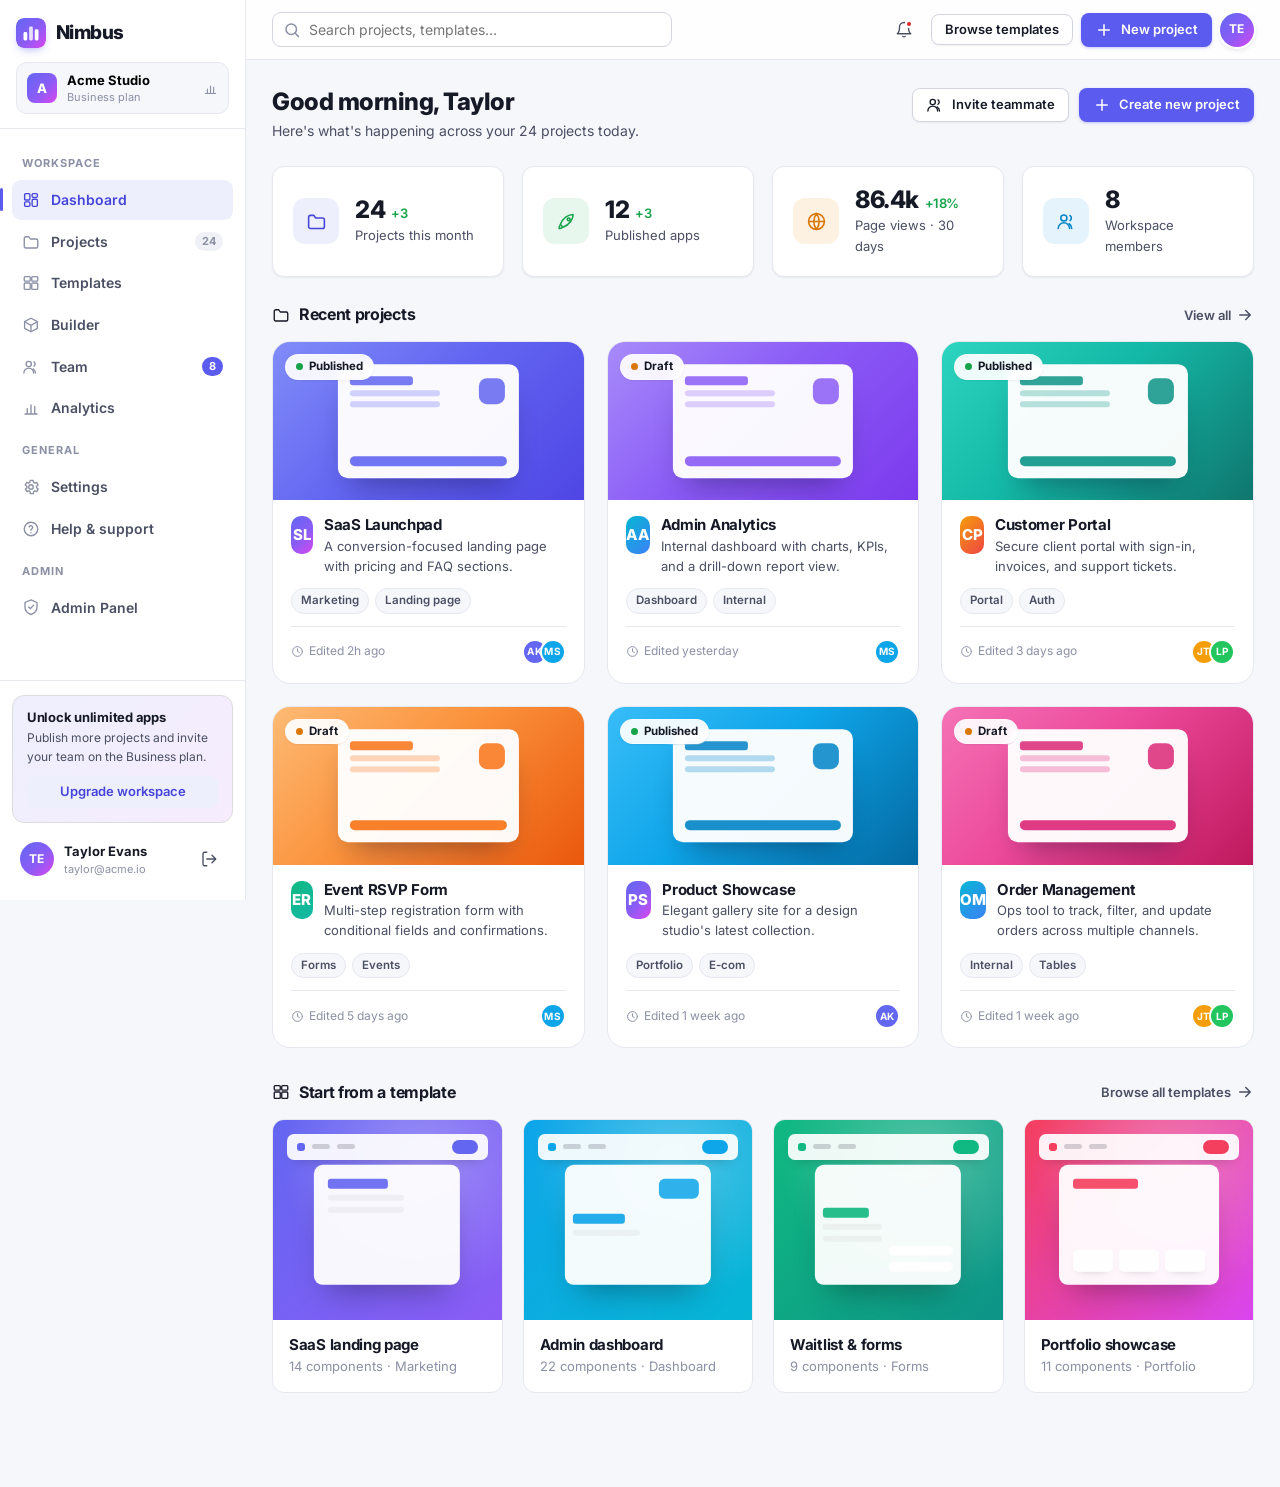
<file: dashboard.html>
<!DOCTYPE html>
<html lang="en">
<head>
  <meta charset="UTF-8">
  <meta name="viewport" content="width=device-width, initial-scale=1.0">
  <title>Dashboard · Nimbus</title>
  <link rel="preconnect" href="https://fonts.googleapis.com">
  <link rel="preconnect" href="https://fonts.gstatic.com" crossorigin>
  <link href="https://fonts.googleapis.com/css2?family=Inter:wght@400;500;600;700;800&display=swap" rel="stylesheet">
  <link rel="stylesheet" href="css/styles.css">
  <link rel="icon" href="data:image/svg+xml,%3Csvg xmlns='http://www.w3.org/2000/svg' viewBox='0 0 32 32'%3E%3Cdefs%3E%3ClinearGradient id='g' x1='0' y1='0' x2='32' y2='32' gradientUnits='userSpaceOnUse'%3E%3Cstop offset='0' stop-color='%236366f1'/%3E%3Cstop offset='1' stop-color='%23d946ef'/%3E%3C/linearGradient%3E%3C/defs%3E%3Crect width='32' height='32' rx='8' fill='url(%23g)'/%3E%3Crect x='8' y='15' width='4' height='9' rx='1.5' fill='%23fff'/%3E%3Crect x='14' y='9' width='4' height='15' rx='1.5' fill='%23fff' opacity='.8'/%3E%3Crect x='20' y='12' width='4' height='12' rx='1.5' fill='%23fff'/%3E%3C/svg%3E">
</head>
<body>

<svg style="display:none" xmlns="http://www.w3.org/2000/svg">
  <symbol id="i-grid" viewBox="0 0 24 24" fill="none" stroke="currentColor" stroke-width="1.8" stroke-linecap="round" stroke-linejoin="round"><rect x="3.5" y="3.5" width="7" height="8.5" rx="1.5"/><rect x="13.5" y="3.5" width="7" height="5" rx="1.5"/><rect x="13.5" y="11" width="7" height="9.5" rx="1.5"/><rect x="3.5" y="14.5" width="7" height="6" rx="1.5"/></symbol>
  <symbol id="i-folder" viewBox="0 0 24 24" fill="none" stroke="currentColor" stroke-width="1.8" stroke-linecap="round" stroke-linejoin="round"><path d="M3 7a2 2 0 012-2h4l2 3h8a2 2 0 012 2v8a2 2 0 01-2 2H5a2 2 0 01-2-2z"/></symbol>
  <symbol id="i-templates" viewBox="0 0 24 24" fill="none" stroke="currentColor" stroke-width="1.8" stroke-linecap="round" stroke-linejoin="round"><rect x="3" y="3.5" width="8" height="6" rx="1.2"/><rect x="13" y="3.5" width="8" height="6" rx="1.2"/><rect x="3" y="12" width="8" height="8.5" rx="1.2"/><rect x="13" y="12" width="8" height="8.5" rx="1.2"/></symbol>
  <symbol id="i-users" viewBox="0 0 24 24" fill="none" stroke="currentColor" stroke-width="1.8" stroke-linecap="round" stroke-linejoin="round"><circle cx="9" cy="8" r="3.5"/><path d="M2.5 20a6.5 6.5 0 0113 0"/><path d="M16 5.2a3.5 3.5 0 010 5.8M18 20a6.5 6.5 0 00-3-5.4"/></symbol>
  <symbol id="i-chart" viewBox="0 0 24 24" fill="none" stroke="currentColor" stroke-width="1.8" stroke-linecap="round" stroke-linejoin="round"><path d="M4 20h16M7 20v-7M12 20V8M17 20v-10"/></symbol>
  <symbol id="i-settings" viewBox="0 0 24 24" fill="none" stroke="currentColor" stroke-width="1.8" stroke-linecap="round" stroke-linejoin="round"><circle cx="12" cy="12" r="3"/><path d="M19.4 13a7.4 7.4 0 000-2l2.1-1.6-2-3.5-2.5 1a7.4 7.4 0 00-1.7-1l-.4-2.7h-4l-.4 2.7a7.4 7.4 0 00-1.7 1l-2.5-1-2 3.5L6.6 11a7.4 7.4 0 000 2l-2.1 1.6 2 3.5 2.5-1a7.4 7.4 0 001.7 1l.4 2.7h4l.4-2.7a7.4 7.4 0 001.7-1l2.5 1 2-3.5z"/></symbol>
  <symbol id="i-help" viewBox="0 0 24 24" fill="none" stroke="currentColor" stroke-width="1.8" stroke-linecap="round" stroke-linejoin="round"><circle cx="12" cy="12" r="9"/><path d="M9.5 9.2a2.5 2.5 0 014.8.8c0 1.7-2.4 2.1-2.4 3.5M12 17h.01"/></symbol>
  <symbol id="i-logout" viewBox="0 0 24 24" fill="none" stroke="currentColor" stroke-width="1.8" stroke-linecap="round" stroke-linejoin="round"><path d="M9 21H6a2 2 0 01-2-2V5a2 2 0 012-2h3M16 17l5-5-5-5M21 12H9"/></symbol>
  <symbol id="i-credit" viewBox="0 0 24 24" fill="none" stroke="currentColor" stroke-width="1.8" stroke-linecap="round" stroke-linejoin="round"><rect x="2.5" y="5" width="19" height="14" rx="2"/><path d="M2.5 9.5h19M6.5 15h4"/></symbol>
  <symbol id="i-clock" viewBox="0 0 24 24" fill="none" stroke="currentColor" stroke-width="1.8" stroke-linecap="round" stroke-linejoin="round"><circle cx="12" cy="12" r="9"/><path d="M12 7v5l3.5 2"/></symbol>
  <symbol id="i-edit" viewBox="0 0 24 24" fill="none" stroke="currentColor" stroke-width="1.8" stroke-linecap="round" stroke-linejoin="round"><path d="M4 20h4L19 9l-4-4L4 16z"/><path d="M13.5 6.5l4 4"/></symbol>
  <symbol id="i-plus" viewBox="0 0 24 24" fill="none" stroke="currentColor" stroke-width="2" stroke-linecap="round"><path d="M12 5v14M5 12h14"/></symbol>
  <symbol id="i-search" viewBox="0 0 24 24" fill="none" stroke="currentColor" stroke-width="2" stroke-linecap="round"><circle cx="11" cy="11" r="7"/><path d="M20.5 20.5L16 16"/></symbol>
  <symbol id="i-bell" viewBox="0 0 24 24" fill="none" stroke="currentColor" stroke-width="1.8" stroke-linecap="round" stroke-linejoin="round"><path d="M18 8a6 6 0 00-12 0c0 7-3 9-3 9h18s-3-2-3-9z"/><path d="M10.5 20.5a2 2 0 003 0"/></symbol>
  <symbol id="i-x" viewBox="0 0 24 24" fill="none" stroke="currentColor" stroke-width="2" stroke-linecap="round"><path d="M6 6l12 12M18 6L6 18"/></symbol>
  <symbol id="i-check" viewBox="0 0 24 24" fill="none" stroke="currentColor" stroke-width="2.4" stroke-linecap="round" stroke-linejoin="round"><path d="M4.5 12.8l5 5 10-11"/></symbol>
  <symbol id="i-arrow-right" viewBox="0 0 24 24" fill="none" stroke="currentColor" stroke-width="2" stroke-linecap="round" stroke-linejoin="round"><path d="M5 12h14M13 6l6 6-6 6"/></symbol>
  <symbol id="i-box" viewBox="0 0 24 24" fill="none" stroke="currentColor" stroke-width="1.8" stroke-linecap="round" stroke-linejoin="round"><path d="M12 3l8.5 4.6v8.8L12 21l-8.5-4.6V7.6z"/><path d="M3.5 7.7L12 12.5l8.5-4.8M12 12.5v8.3"/></symbol>
  <symbol id="i-rocket" viewBox="0 0 24 24" fill="none" stroke="currentColor" stroke-width="1.8" stroke-linecap="round" stroke-linejoin="round"><path d="M4.5 16.5c-1 1-.9 3.4-.9 3.4s2.4.1 3.4-.9"/><path d="M5 15.5c2.8-8 9.5-11.5 14.5-11.5 0 5-3.5 11.7-11.5 14.5z"/><circle cx="14.5" cy="9.5" r="1.6"/></symbol>
  <symbol id="i-globe" viewBox="0 0 24 24" fill="none" stroke="currentColor" stroke-width="1.8" stroke-linecap="round" stroke-linejoin="round"><circle cx="12" cy="12" r="9"/><path d="M3 12h18M12 3a14.5 14.5 0 010 18M12 3a14.5 14.5 0 000 18"/></symbol>
  <symbol id="i-menu" viewBox="0 0 24 24" fill="none" stroke="currentColor" stroke-width="2" stroke-linecap="round"><path d="M4 6.5h16M4 12h16M4 17.5h16"/></symbol>
  <symbol id="i-shield" viewBox="0 0 24 24" fill="none" stroke="currentColor" stroke-width="1.8" stroke-linecap="round" stroke-linejoin="round"><path d="M12 2.5L20 6v6c0 5-3.5 8.5-8 10-4.5-1.5-8-5-8-10V6z"/><path d="M9 12l2.2 2.2L15.5 9.5"/></symbol>
</svg>

<div class="app-shell">

  <aside class="sidebar" id="sidebar">
    <div class="sidebar-top">
      <a class="logo" href="index.html" style="margin-bottom:14px;display:flex">
        <svg class="logo-mark" viewBox="0 0 32 32" aria-hidden="true">
          <defs>
            <linearGradient id="ng" x1="0" y1="0" x2="32" y2="32" gradientUnits="userSpaceOnUse">
              <stop offset="0" stop-color="#6366f1"/><stop offset=".55" stop-color="#8b5cf6"/><stop offset="1" stop-color="#d946ef"/>
            </linearGradient>
          </defs>
          <rect width="32" height="32" rx="8" fill="url(#ng)"/>
          <rect x="8" y="15" width="4" height="9" rx="1.5" fill="#fff"/>
          <rect x="14" y="9" width="4" height="15" rx="1.5" fill="#fff" opacity=".8"/>
          <rect x="20" y="12" width="4" height="12" rx="1.5" fill="#fff"/>
        </svg>
        Nimbus
      </a>
      <button class="workspace-switch" data-modal-open="createProjectModal">
        <span class="ws-avatar">A</span>
        <span class="ws-meta"><span class="ws-name">Acme Studio</span><span class="ws-plan">Business plan</span></span>
        <svg class="icon ws-chev" aria-hidden="true"><use href="#i-chart"></use></svg>
      </button>
    </div>

    <nav class="sidebar-nav">
      <div class="nav-group-label">Workspace</div>
      <a class="nav-item active" href="dashboard.html"><svg class="icon"><use href="#i-grid"></use></svg> Dashboard</a>
      <a class="nav-item" href="dashboard.html"><svg class="icon"><use href="#i-folder"></use></svg> Projects <span class="nav-badge muted">24</span></a>
      <a class="nav-item" href="templates.html"><svg class="icon"><use href="#i-templates"></use></svg> Templates</a>
      <a class="nav-item" href="builder.html"><svg class="icon"><use href="#i-box"></use></svg> Builder</a>
      <a class="nav-item" href="#0"><svg class="icon"><use href="#i-users"></use></svg> Team <span class="nav-badge">8</span></a>
      <a class="nav-item" href="#0"><svg class="icon"><use href="#i-chart"></use></svg> Analytics</a>
      <div class="nav-group-label">General</div>
      <a class="nav-item" href="#0"><svg class="icon"><use href="#i-settings"></use></svg> Settings</a>
      <a class="nav-item" href="#0"><svg class="icon"><use href="#i-help"></use></svg> Help & support</a>
      <div class="nav-group-label">Admin</div>
      <a class="nav-item" href="admin.html"><svg class="icon"><use href="#i-shield"></use></svg> Admin Panel</a>
    </nav>

    <div class="sidebar-bottom">
      <div class="upgrade-card">
        <h4>Unlock unlimited apps</h4>
        <p>Publish more projects and invite your team on the Business plan.</p>
        <a class="btn btn-soft btn-sm btn-block" href="#0">Upgrade workspace</a>
      </div>
      <div class="user-row">
        <span class="avatar" style="background:var(--gradient)">TE</span>
        <span class="user-meta"><span class="n">Taylor Evans</span><span class="e">taylor@acme.io</span></span>
        <button class="icon-btn" style="width:32px;height:32px" aria-label="Log out"><svg class="icon"><use href="#i-logout"></use></svg></button>
      </div>
    </div>
  </aside>

  <div class="sidebar-backdrop" id="sidebarBackdrop"></div>

  <div class="app-main">

    <header class="topbar">
      <button class="sidebar-toggle" id="sidebarToggle" aria-label="Open menu"><svg class="icon"><use href="#i-menu"></use></svg></button>
      <div class="search-box">
        <svg class="icon" aria-hidden="true"><use href="#i-search"></use></svg>
        <input type="search" id="topSearch" placeholder="Search projects, templates…">
      </div>
      <div class="topbar-actions">
        <button class="icon-btn" id="notifBell" aria-label="Notifications"><svg class="icon"><use href="#i-bell"></use></svg><span class="dot"></span></button>
        <a class="btn btn-secondary btn-sm" href="templates.html">Browse templates</a>
        <button class="btn btn-primary btn-sm" data-modal-open="createProjectModal"><svg class="icon"><use href="#i-plus"></use></svg> <span class="lbl">New project</span></button>
        <span class="avatar avatar-ring" style="background:var(--gradient)">TE</span>
      </div>
    </header>

    <main class="app-content">

      <div class="page-header">
        <div>
          <h1 class="page-title">Good morning, Taylor</h1>
          <p class="page-sub">Here's what's happening across your 24 projects today.</p>
        </div>
        <div class="page-actions">
          <button class="btn btn-secondary btn-sm" id="inviteBtn"><svg class="icon"><use href="#i-users"></use></svg> Invite teammate</button>
          <button class="btn btn-primary btn-sm" data-modal-open="createProjectModal"><svg class="icon"><use href="#i-plus"></use></svg> Create new project</button>
        </div>
      </div>

      <div class="stats-grid">
        <div class="card stat-card">
          <div class="stat-icon indigo"><svg class="icon"><use href="#i-folder"></use></svg></div>
          <div>
            <div class="stat-value">24<small>+3</small></div>
            <div class="stat-label">Projects this month</div>
          </div>
        </div>
        <div class="card stat-card">
          <div class="stat-icon green"><svg class="icon"><use href="#i-rocket"></use></svg></div>
          <div>
            <div class="stat-value">12<small>+3</small></div>
            <div class="stat-label">Published apps</div>
          </div>
        </div>
        <div class="card stat-card">
          <div class="stat-icon amber"><svg class="icon"><use href="#i-globe"></use></svg></div>
          <div>
            <div class="stat-value">86.4k<small>+18%</small></div>
            <div class="stat-label">Page views · 30 days</div>
          </div>
        </div>
        <div class="card stat-card">
          <div class="stat-icon blue"><svg class="icon"><use href="#i-users"></use></svg></div>
          <div>
            <div class="stat-value">8</div>
            <div class="stat-label">Workspace members</div>
          </div>
        </div>
      </div>

      <section class="section-block">
        <div class="section-block-head">
          <h2 class="section-block-title"><svg class="icon"><use href="#i-folder"></use></svg> Recent projects</h2>
          <a class="section-block-link" href="#0" style="color:var(--text-2)">View all <svg class="icon"><use href="#i-arrow-right"></use></svg></a>
        </div>
        <div class="projects-grid">

          <article class="project-card" data-name="SaaS Launchpad">
            <div class="proj-thumb thumb-1">
              <span class="proj-status"><span class="badge-dot" style="background:var(--success)"></span> Published</span>
              <span class="t-card"><span class="t-lines"><i></i><i></i><i></i></span><span class="t-dot"></span><span class="t-bar"></span></span>
            </div>
            <div class="proj-info">
              <div class="proj-info-top">
                <span class="proj-avatar pa-1">SL</span>
                <div><h3 class="proj-name">SaaS Launchpad</h3><p class="proj-desc">A conversion-focused landing page with pricing and FAQ sections.</p></div>
              </div>
              <div class="proj-tags"><span class="proj-tag">Marketing</span><span class="proj-tag">Landing page</span></div>
              <div class="proj-foot">
                <span class="date"><svg class="icon" style="width:13px;height:13px"><use href="#i-clock"></use></svg> Edited 2h ago</span>
                <span class="editors"><span class="avatar avatar-sm" style="background:#6366f1">AK</span><span class="avatar avatar-sm" style="background:#0ea5e9">MS</span></span>
              </div>
            </div>
          </article>

          <article class="project-card" data-name="Admin Analytics">
            <div class="proj-thumb thumb-2">
              <span class="proj-status"><span class="badge-dot" style="background:var(--warning)"></span> Draft</span>
              <span class="t-card"><span class="t-lines"><i></i><i></i><i></i></span><span class="t-dot"></span><span class="t-bar"></span></span>
            </div>
            <div class="proj-info">
              <div class="proj-info-top">
                <span class="proj-avatar pa-2">AA</span>
                <div><h3 class="proj-name">Admin Analytics</h3><p class="proj-desc">Internal dashboard with charts, KPIs, and a drill-down report view.</p></div>
              </div>
              <div class="proj-tags"><span class="proj-tag">Dashboard</span><span class="proj-tag">Internal</span></div>
              <div class="proj-foot">
                <span class="date"><svg class="icon" style="width:13px;height:13px"><use href="#i-clock"></use></svg> Edited yesterday</span>
                <span class="editors"><span class="avatar avatar-sm" style="background:#0ea5e9">MS</span></span>
              </div>
            </div>
          </article>

          <article class="project-card" data-name="Customer Portal">
            <div class="proj-thumb thumb-3">
              <span class="proj-status"><span class="badge-dot" style="background:var(--success)"></span> Published</span>
              <span class="t-card"><span class="t-lines"><i></i><i></i><i></i></span><span class="t-dot"></span><span class="t-bar"></span></span>
            </div>
            <div class="proj-info">
              <div class="proj-info-top">
                <span class="proj-avatar pa-3">CP</span>
                <div><h3 class="proj-name">Customer Portal</h3><p class="proj-desc">Secure client portal with sign-in, invoices, and support tickets.</p></div>
              </div>
              <div class="proj-tags"><span class="proj-tag">Portal</span><span class="proj-tag">Auth</span></div>
              <div class="proj-foot">
                <span class="date"><svg class="icon" style="width:13px;height:13px"><use href="#i-clock"></use></svg> Edited 3 days ago</span>
                <span class="editors"><span class="avatar avatar-sm" style="background:#f59e0b">JT</span><span class="avatar avatar-sm" style="background:#22c55e">LP</span></span>
              </div>
            </div>
          </article>

          <article class="project-card" data-name="Event RSVP Form">
            <div class="proj-thumb thumb-4">
              <span class="proj-status"><span class="badge-dot" style="background:var(--warning)"></span> Draft</span>
              <span class="t-card"><span class="t-lines"><i></i><i></i><i></i></span><span class="t-dot"></span><span class="t-bar"></span></span>
            </div>
            <div class="proj-info">
              <div class="proj-info-top">
                <span class="proj-avatar pa-4">ER</span>
                <div><h3 class="proj-name">Event RSVP Form</h3><p class="proj-desc">Multi-step registration form with conditional fields and confirmations.</p></div>
              </div>
              <div class="proj-tags"><span class="proj-tag">Forms</span><span class="proj-tag">Events</span></div>
              <div class="proj-foot">
                <span class="date"><svg class="icon" style="width:13px;height:13px"><use href="#i-clock"></use></svg> Edited 5 days ago</span>
                <span class="editors"><span class="avatar avatar-sm" style="background:#0ea5e9">MS</span></span>
              </div>
            </div>
          </article>

          <article class="project-card" data-name="Product Showcase">
            <div class="proj-thumb thumb-5">
              <span class="proj-status"><span class="badge-dot" style="background:var(--success)"></span> Published</span>
              <span class="t-card"><span class="t-lines"><i></i><i></i><i></i></span><span class="t-dot"></span><span class="t-bar"></span></span>
            </div>
            <div class="proj-info">
              <div class="proj-info-top">
                <span class="proj-avatar pa-1">PS</span>
                <div><h3 class="proj-name">Product Showcase</h3><p class="proj-desc">Elegant gallery site for a design studio's latest collection.</p></div>
              </div>
              <div class="proj-tags"><span class="proj-tag">Portfolio</span><span class="proj-tag">E-com</span></div>
              <div class="proj-foot">
                <span class="date"><svg class="icon" style="width:13px;height:13px"><use href="#i-clock"></use></svg> Edited 1 week ago</span>
                <span class="editors"><span class="avatar avatar-sm" style="background:#6366f1">AK</span></span>
              </div>
            </div>
          </article>

          <article class="project-card" data-name="Order Management">
            <div class="proj-thumb thumb-6">
              <span class="proj-status"><span class="badge-dot" style="background:var(--warning)"></span> Draft</span>
              <span class="t-card"><span class="t-lines"><i></i><i></i><i></i></span><span class="t-dot"></span><span class="t-bar"></span></span>
            </div>
            <div class="proj-info">
              <div class="proj-info-top">
                <span class="proj-avatar pa-2">OM</span>
                <div><h3 class="proj-name">Order Management</h3><p class="proj-desc">Ops tool to track, filter, and update orders across multiple channels.</p></div>
              </div>
              <div class="proj-tags"><span class="proj-tag">Internal</span><span class="proj-tag">Tables</span></div>
              <div class="proj-foot">
                <span class="date"><svg class="icon" style="width:13px;height:13px"><use href="#i-clock"></use></svg> Edited 1 week ago</span>
                <span class="editors"><span class="avatar avatar-sm" style="background:#f59e0b">JT</span><span class="avatar avatar-sm" style="background:#22c55e">LP</span></span>
              </div>
            </div>
          </article>

        </div>
      </section>

      <section class="section-block">
        <div class="section-block-head">
          <h2 class="section-block-title"><svg class="icon"><use href="#i-templates"></use></svg> Start from a template</h2>
          <a class="section-block-link" style="color:var(--text-2)" href="templates.html">Browse all templates <svg class="icon"><use href="#i-arrow-right"></use></svg></a>
        </div>
        <div class="tpl-strip-grid">
          <a class="tpl-strip-card" href="templates.html">
            <div class="preview"><div class="tpl-art" style="--c1:#6366f1;--c2:#8b5cf6" data-layout="hero">
              <div class="t-nav"><i></i><span></span><span></span><span class="t-btn-nav"></span></div>
              <div class="t-card"><div class="t-lines"><i></i><i></i><i></i></div></div>
            </div></div>
            <div class="meta"><h3>SaaS landing page</h3><p>14 components · Marketing</p></div>
          </a>
          <a class="tpl-strip-card" href="templates.html">
            <div class="preview"><div class="tpl-art" style="--c1:#0ea5e9;--c2:#06b6d4" data-layout="split">
              <div class="t-nav"><i></i><span></span><span></span><span class="t-btn-nav"></span></div>
              <div class="t-card"><div class="t-lines"><i></i><i></i></div><div class="t-btn2"></div></div>
            </div></div>
            <div class="meta"><h3>Admin dashboard</h3><p>22 components · Dashboard</p></div>
          </a>
          <a class="tpl-strip-card" href="templates.html">
            <div class="preview"><div class="tpl-art" style="--c1:#10b981;--c2:#0d9488" data-layout="form">
              <div class="t-nav"><i></i><span></span><span></span><span class="t-btn-nav"></span></div>
              <div class="t-card"><div class="t-lines"><i></i><i></i><i></i></div><div class="t-rows"><i></i><i></i></div></div>
            </div></div>
            <div class="meta"><h3>Waitlist & forms</h3><p>9 components · Forms</p></div>
          </a>
          <a class="tpl-strip-card" href="templates.html">
            <div class="preview"><div class="tpl-art" style="--c1:#f43f5e;--c2:#d946ef" data-layout="grid">
              <div class="t-nav"><i></i><span></span><span></span><span class="t-btn-nav"></span></div>
              <div class="t-card"><div class="t-lines"><i></i></div><div class="t-rows"><i></i><i></i><i></i></div></div>
            </div></div>
            <div class="meta"><h3>Portfolio showcase</h3><p>11 components · Portfolio</p></div>
          </a>
        </div>
      </section>

    </main>
  </div>
</div>

<div class="modal-overlay" id="createProjectModal">
  <div class="modal">
    <div class="modal-header">
      <div>
        <h2 class="modal-title">Create a new project</h2>
        <p class="modal-sub">Set up a fresh canvas to start building in seconds.</p>
      </div>
      <button class="modal-close" data-modal-close aria-label="Close"><svg class="icon"><use href="#i-x"></use></svg></button>
    </div>
    <form id="createProjectForm">
      <div class="modal-body">
        <div id="projOriginTabs" class="opt-grid">
          <button type="button" class="opt-card active" data-origin="blank">
            <span class="opt-icon"><svg class="icon"><use href="#i-box"></use></svg></span>
            <span class="opt-name">Blank canvas</span>
          </button>
          <button type="button" class="opt-card" data-origin="template">
            <span class="opt-icon"><svg class="icon"><use href="#i-templates"></use></svg></span>
            <span class="opt-name">From a template</span>
          </button>
          <input type="hidden" id="projOrigin" value="blank">
        </div>

        <div class="field">
          <label class="label" for="projName">Project name</label>
          <input class="input" id="projName" placeholder="e.g. Q3 Marketing Site" required>
        </div>

        <div id="startFromTemplates" class="field" style="display:none">
          <label class="label" for="startTemplateSelect">Choose a template</label>
          <select class="select" id="startTemplateSelect">
            <option selected>SaaS landing page</option>
            <option>Admin dashboard</option>
            <option>Portfolio showcase</option>
            <option>Waitlist & forms</option>
            <option>Customer portal</option>
            <option>Order management</option>
          </select>
        </div>

        <div class="field">
          <label class="label" for="projDesc">Description <span class="hint">(optional)</span></label>
          <textarea class="textarea" id="projDesc" placeholder="What is this app about?"></textarea>
        </div>

        <div class="form-grid-2">
          <div class="field">
            <label class="label" for="projCat">Category</label>
            <select class="select" id="projCat">
              <option>Landing page</option>
              <option>Dashboard</option>
              <option selected>Web application</option>
              <option>Form</option>
              <option>Portfolio</option>
              <option>Store</option>
            </select>
          </div>
          <div class="field">
            <span class="label">Accent color</span>
            <div class="color-dots" id="accentDots">
              <button type="button" class="color-dot active" data-color="#6366f1" style="background:#6366f1"></button>
              <button type="button" class="color-dot" data-color="#8b5cf6" style="background:#8b5cf6"></button>
              <button type="button" class="color-dot" data-color="#0d9488" style="background:#0d9488"></button>
              <button type="button" class="color-dot" data-color="#f97316" style="background:#f97316"></button>
              <button type="button" class="color-dot" data-color="#0ea5e9" style="background:#0ea5e9"></button>
              <button type="button" class="color-dot" data-color="#e11d48" style="background:#e11d48"></button>
            </div>
            <input type="hidden" id="projAccent" value="#6366f1">
          </div>
        </div>

        <div class="field">
          <span class="label">Thumbnail style</span>
          <div class="proj-thumbs" id="thumbOptions">
            <button type="button" class="proj-thumb-opt active">
              <div class="mini" style="background:#6366f1"><span style="position:absolute;top:50%;left:50%;transform:translate(-50%,-50%);width:60%;height:70%;border-radius:6px;background:#fff"></span></div>
              <span class="min-label">Minimal</span>
            </button>
            <button type="button" class="proj-thumb-opt">
              <div class="mini" style="background:linear-gradient(135deg,#8b5cf6,#d946ef)"><span style="position:absolute;top:50%;left:50%;transform:translate(-50%,-50%);width:60%;height:70%;border-radius:6px;background:#fff"></span></div>
              <span class="min-label">Bold</span>
            </button>
            <button type="button" class="proj-thumb-opt">
              <div class="mini" style="background:linear-gradient(135deg,#14b8a6,#0d9488)"><span style="position:absolute;top:50%;left:50%;transform:translate(-50%,-50%);width:60%;height:70%;border-radius:6px;background:#fff"></span></div>
              <span class="min-label">Teal</span>
            </button>
          </div>
        </div>

        <div class="field">
          <div class="label-row">
            <span class="label">Live accent preview</span>
          </div>
          <div id="projPreview" style="height:64px;border-radius:12px;background:#6366f1;border:1px solid var(--border);transition:background .3s">
            <span style="position:absolute;top:50%;left:50%;transform:translate(-50%,-50%);width:52%;height:64%;border-radius:8px;background:rgba(255,255,255,.9)"></span>
          </div>
        </div>
      </div>
      <div class="modal-footer">
        <button type="button" class="btn btn-ghost" data-modal-close>Cancel</button>
        <button type="submit" class="btn btn-primary"><svg class="icon"><use href="#i-plus"></use></svg> Create project</button>
      </div>
    </form>
  </div>
</div>

<script src="js/app.js"></script>
</body>
</html>
</file>
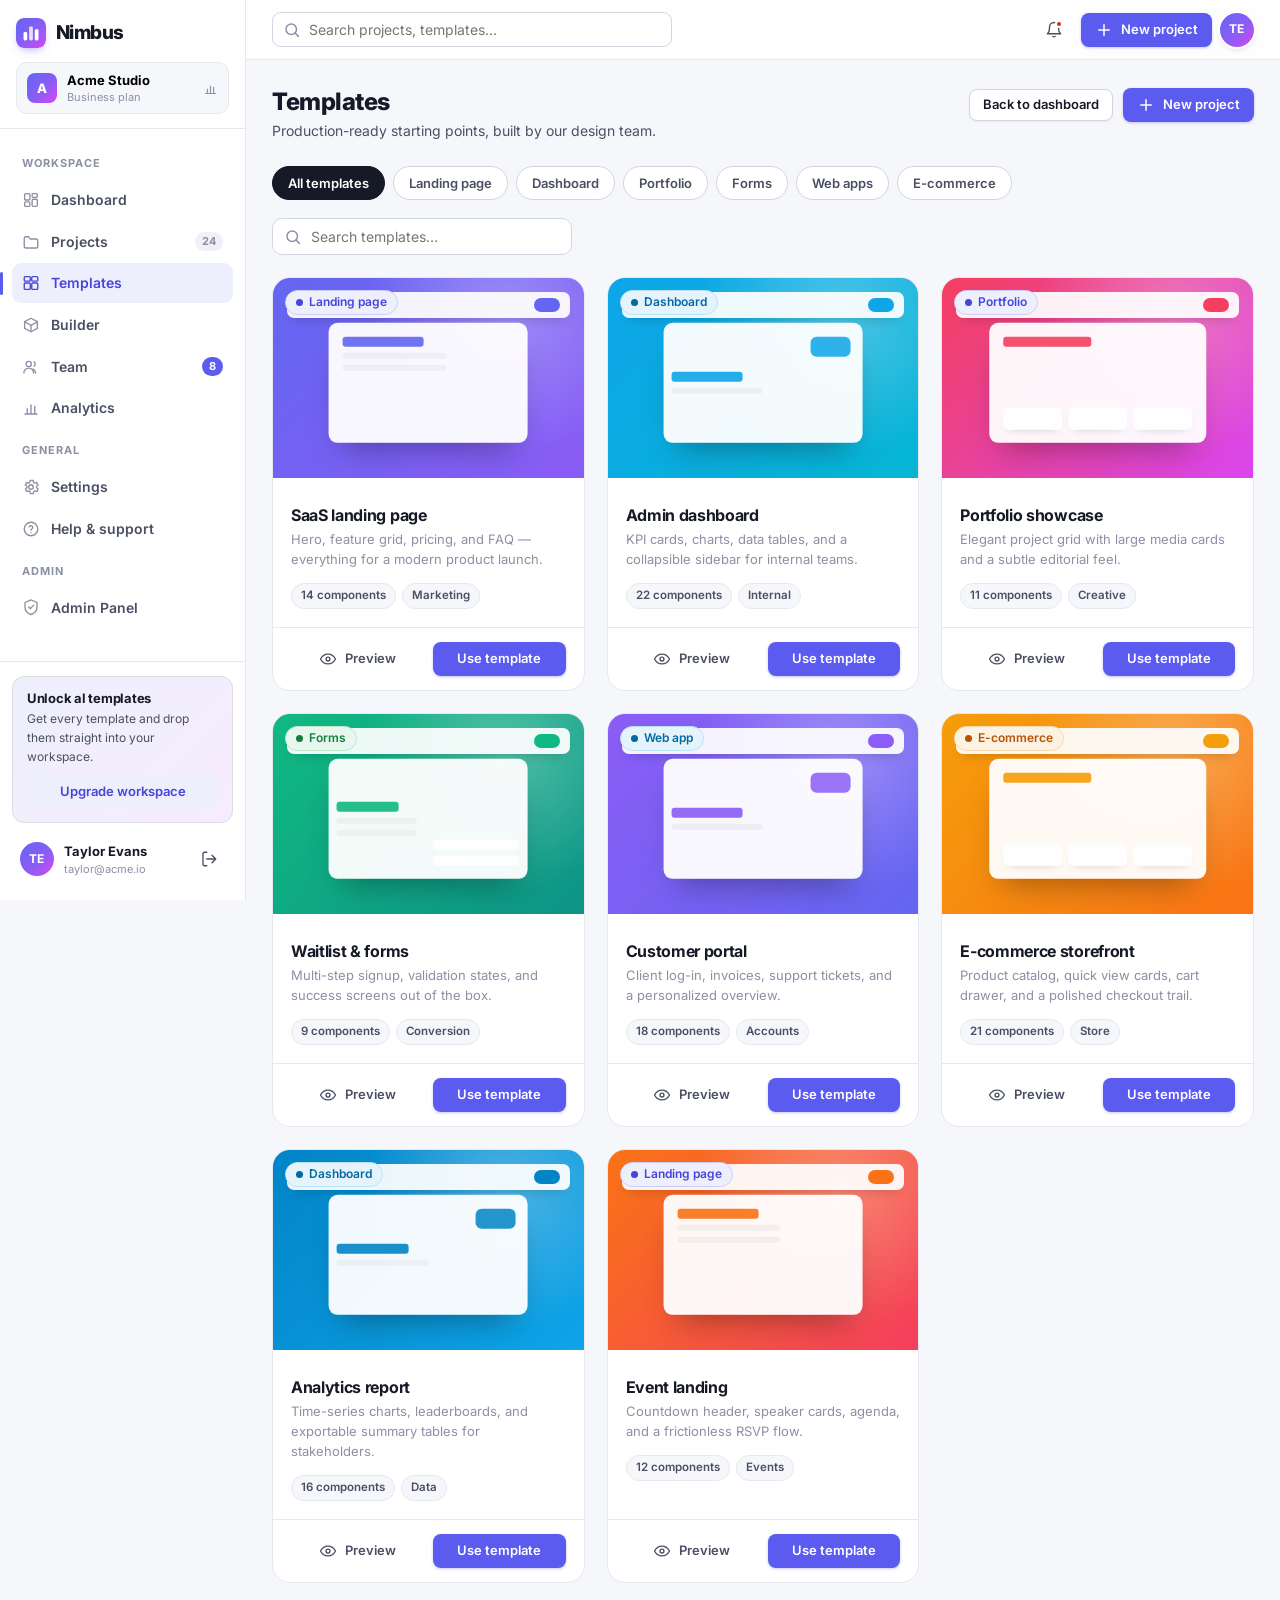
<file: templates.html>
<!DOCTYPE html>
<html lang="en">
<head>
  <meta charset="UTF-8">
  <meta name="viewport" content="width=device-width, initial-scale=1.0">
  <title>Templates · Nimbus</title>
  <link rel="preconnect" href="https://fonts.googleapis.com">
  <link rel="preconnect" href="https://fonts.gstatic.com" crossorigin>
  <link href="https://fonts.googleapis.com/css2?family=Inter:wght@400;500;600;700;800&display=swap" rel="stylesheet">
  <link rel="stylesheet" href="css/styles.css">
  <link rel="icon" href="data:image/svg+xml,%3Csvg xmlns='http://www.w3.org/2000/svg' viewBox='0 0 32 32'%3E%3Cdefs%3E%3ClinearGradient id='g' x1='0' y1='0' x2='32' y2='32' gradientUnits='userSpaceOnUse'%3E%3Cstop offset='0' stop-color='%236366f1'/%3E%3Cstop offset='1' stop-color='%23d946ef'/%3E%3C/linearGradient%3E%3C/defs%3E%3Crect width='32' height='32' rx='8' fill='url(%23g)'/%3E%3Crect x='8' y='15' width='4' height='9' rx='1.5' fill='%23fff'/%3E%3Crect x='14' y='9' width='4' height='15' rx='1.5' fill='%23fff' opacity='.8'/%3E%3Crect x='20' y='12' width='4' height='12' rx='1.5' fill='%23fff'/%3E%3C/svg%3E">
</head>
<body>

<svg style="display:none" xmlns="http://www.w3.org/2000/svg">
  <symbol id="i-grid" viewBox="0 0 24 24" fill="none" stroke="currentColor" stroke-width="1.8" stroke-linecap="round" stroke-linejoin="round"><rect x="3.5" y="3.5" width="7" height="8.5" rx="1.5"/><rect x="13.5" y="3.5" width="7" height="5" rx="1.5"/><rect x="13.5" y="11" width="7" height="9.5" rx="1.5"/><rect x="3.5" y="14.5" width="7" height="6" rx="1.5"/></symbol>
  <symbol id="i-folder" viewBox="0 0 24 24" fill="none" stroke="currentColor" stroke-width="1.8" stroke-linecap="round" stroke-linejoin="round"><path d="M3 7a2 2 0 012-2h4l2 3h8a2 2 0 012 2v8a2 2 0 01-2 2H5a2 2 0 01-2-2z"/></symbol>
  <symbol id="i-templates" viewBox="0 0 24 24" fill="none" stroke="currentColor" stroke-width="1.8" stroke-linecap="round" stroke-linejoin="round"><rect x="3" y="3.5" width="8" height="6" rx="1.2"/><rect x="13" y="3.5" width="8" height="6" rx="1.2"/><rect x="3" y="12" width="8" height="8.5" rx="1.2"/><rect x="13" y="12" width="8" height="8.5" rx="1.2"/></symbol>
  <symbol id="i-users" viewBox="0 0 24 24" fill="none" stroke="currentColor" stroke-width="1.8" stroke-linecap="round" stroke-linejoin="round"><circle cx="9" cy="8" r="3.5"/><path d="M2.5 20a6.5 6.5 0 0113 0"/><path d="M16 5.2a3.5 3.5 0 010 5.8M18 20a6.5 6.5 0 00-3-5.4"/></symbol>
  <symbol id="i-chart" viewBox="0 0 24 24" fill="none" stroke="currentColor" stroke-width="1.8" stroke-linecap="round" stroke-linejoin="round"><path d="M4 20h16M7 20v-7M12 20V8M17 20v-10"/></symbol>
  <symbol id="i-settings" viewBox="0 0 24 24" fill="none" stroke="currentColor" stroke-width="1.8" stroke-linecap="round" stroke-linejoin="round"><circle cx="12" cy="12" r="3"/><path d="M19.4 13a7.4 7.4 0 000-2l2.1-1.6-2-3.5-2.5 1a7.4 7.4 0 00-1.7-1l-.4-2.7h-4l-.4 2.7a7.4 7.4 0 00-1.7 1l-2.5-1-2 3.5L6.6 11a7.4 7.4 0 000 2l-2.1 1.6 2 3.5 2.5-1a7.4 7.4 0 001.7 1l.4 2.7h4l.4-2.7a7.4 7.4 0 001.7-1l2.5 1 2-3.5z"/></symbol>
  <symbol id="i-help" viewBox="0 0 24 24" fill="none" stroke="currentColor" stroke-width="1.8" stroke-linecap="round" stroke-linejoin="round"><circle cx="12" cy="12" r="9"/><path d="M9.5 9.2a2.5 2.5 0 014.8.8c0 1.7-2.4 2.1-2.4 3.5M12 17h.01"/></symbol>
  <symbol id="i-logout" viewBox="0 0 24 24" fill="none" stroke="currentColor" stroke-width="1.8" stroke-linecap="round" stroke-linejoin="round"><path d="M9 21H6a2 2 0 01-2-2V5a2 2 0 012-2h3M16 17l5-5-5-5M21 12H9"/></symbol>
  <symbol id="i-search" viewBox="0 0 24 24" fill="none" stroke="currentColor" stroke-width="2" stroke-linecap="round"><circle cx="11" cy="11" r="7"/><path d="M20.5 20.5L16 16"/></symbol>
  <symbol id="i-bell" viewBox="0 0 24 24" fill="none" stroke="currentColor" stroke-width="1.8" stroke-linecap="round" stroke-linejoin="round"><path d="M18 8a6 6 0 00-12 0c0 7-3 9-3 9h18s-3-2-3-9z"/><path d="M10.5 20.5a2 2 0 003 0"/></symbol>
  <symbol id="i-plus" viewBox="0 0 24 24" fill="none" stroke="currentColor" stroke-width="2" stroke-linecap="round"><path d="M12 5v14M5 12h14"/></symbol>
  <symbol id="i-eye" viewBox="0 0 24 24" fill="none" stroke="currentColor" stroke-width="1.8" stroke-linecap="round" stroke-linejoin="round"><path d="M2 12s3.5-6.5 10-6.5S22 12 22 12s-3.5 6.5-10 6.5S2 12 2 12z"/><circle cx="12" cy="12" r="2.6"/></symbol>
  <symbol id="i-arrow-right" viewBox="0 0 24 24" fill="none" stroke="currentColor" stroke-width="2" stroke-linecap="round" stroke-linejoin="round"><path d="M5 12h14M13 6l6 6-6 6"/></symbol>
  <symbol id="i-x" viewBox="0 0 24 24" fill="none" stroke="currentColor" stroke-width="2" stroke-linecap="round"><path d="M6 6l12 12M18 6L6 18"/></symbol>
  <symbol id="i-box" viewBox="0 0 24 24" fill="none" stroke="currentColor" stroke-width="1.8" stroke-linecap="round" stroke-linejoin="round"><path d="M12 3l8.5 4.6v8.8L12 21l-8.5-4.6V7.6z"/><path d="M3.5 7.7L12 12.5l8.5-4.8M12 12.5v8.3"/></symbol>
  <symbol id="i-menu" viewBox="0 0 24 24" fill="none" stroke="currentColor" stroke-width="2" stroke-linecap="round"><path d="M4 6.5h16M4 12h16M4 17.5h16"/></symbol>
  <symbol id="i-shield" viewBox="0 0 24 24" fill="none" stroke="currentColor" stroke-width="1.8" stroke-linecap="round" stroke-linejoin="round"><path d="M12 2.5L20 6v6c0 5-3.5 8.5-8 10-4.5-1.5-8-5-8-10V6z"/><path d="M9 12l2.2 2.2L15.5 9.5"/></symbol>
</svg>

<div class="app-shell">

  <aside class="sidebar" id="sidebar">
    <div class="sidebar-top">
      <a class="logo" href="index.html" style="margin-bottom:14px;display:flex">
        <svg class="logo-mark" viewBox="0 0 32 32" aria-hidden="true">
          <defs>
            <linearGradient id="ng" x1="0" y1="0" x2="32" y2="32" gradientUnits="userSpaceOnUse">
              <stop offset="0" stop-color="#6366f1"/><stop offset=".55" stop-color="#8b5cf6"/><stop offset="1" stop-color="#d946ef"/>
            </linearGradient>
          </defs>
          <rect width="32" height="32" rx="8" fill="url(#ng)"/>
          <rect x="8" y="15" width="4" height="9" rx="1.5" fill="#fff"/>
          <rect x="14" y="9" width="4" height="15" rx="1.5" fill="#fff" opacity=".8"/>
          <rect x="20" y="12" width="4" height="12" rx="1.5" fill="#fff"/>
        </svg>
        Nimbus
      </a>
      <button class="workspace-switch" data-modal-open="createProjectModal">
        <span class="ws-avatar">A</span>
        <span class="ws-meta"><span class="ws-name">Acme Studio</span><span class="ws-plan">Business plan</span></span>
        <svg class="icon ws-chev" aria-hidden="true"><use href="#i-chart"></use></svg>
      </button>
    </div>

    <nav class="sidebar-nav">
      <div class="nav-group-label">Workspace</div>
      <a class="nav-item" href="dashboard.html"><svg class="icon"><use href="#i-grid"></use></svg> Dashboard</a>
      <a class="nav-item" href="dashboard.html"><svg class="icon"><use href="#i-folder"></use></svg> Projects <span class="nav-badge muted">24</span></a>
      <a class="nav-item active" href="templates.html"><svg class="icon"><use href="#i-templates"></use></svg> Templates</a>
      <a class="nav-item" href="builder.html"><svg class="icon"><use href="#i-box"></use></svg> Builder</a>
      <a class="nav-item" href="dashboard.html"><svg class="icon"><use href="#i-users"></use></svg> Team <span class="nav-badge">8</span></a>
      <a class="nav-item" href="#0"><svg class="icon"><use href="#i-chart"></use></svg> Analytics</a>
      <div class="nav-group-label">General</div>
      <a class="nav-item" href="#0"><svg class="icon"><use href="#i-settings"></use></svg> Settings</a>
      <a class="nav-item" href="#0"><svg class="icon"><use href="#i-help"></use></svg> Help & support</a>
      <div class="nav-group-label">Admin</div>
      <a class="nav-item" href="admin.html"><svg class="icon"><use href="#i-shield"></use></svg> Admin Panel</a>
    </nav>

    <div class="sidebar-bottom">
      <div class="upgrade-card">
        <h4>Unlock al templates</h4>
        <p>Get every template and drop them straight into your workspace.</p>
        <a class="btn btn-soft btn-sm btn-block" href="#0">Upgrade workspace</a>
      </div>
      <div class="user-row">
        <span class="avatar" style="background:var(--gradient)">TE</span>
        <span class="user-meta"><span class="n">Taylor Evans</span><span class="e">taylor@acme.io</span></span>
        <button class="icon-btn" style="width:32px;height:32px" aria-label="Log out"><svg class="icon"><use href="#i-logout"></use></svg></button>
      </div>
    </div>
  </aside>

  <div class="sidebar-backdrop" id="sidebarBackdrop"></div>

  <div class="app-main">

    <header class="topbar">
      <button class="sidebar-toggle" id="sidebarToggle" aria-label="Open menu"><svg class="icon"><use href="#i-menu"></use></svg></button>
      <div class="search-box">
        <svg class="icon" aria-hidden="true"><use href="#i-search"></use></svg>
        <input type="search" id="topSearch" placeholder="Search projects, templates…">
      </div>
      <div class="topbar-actions">
        <button class="icon-btn" aria-label="Notifications"><svg class="icon"><use href="#i-bell"></use></svg><span class="dot"></span></button>
        <button class="btn btn-primary btn-sm" data-modal-open="createProjectModal"><svg class="icon"><use href="#i-plus"></use></svg> New project</button>
        <span class="avatar avatar-ring" style="background:var(--gradient)">TE</span>
      </div>
    </header>

    <main class="app-content">

      <div class="page-header">
        <div>
          <h1 class="page-title">Templates</h1>
          <p class="page-sub">Production-ready starting points, built by our design team.</p>
        </div>
        <div class="page-actions">
          <a class="btn btn-secondary btn-sm" href="dashboard.html">Back to dashboard</a>
          <button class="btn btn-primary btn-sm" data-modal-open="createProjectModal"><svg class="icon"><use href="#i-plus"></use></svg> <span class="lbl">New project</span></button>
        </div>
      </div>

      <div class="templates-header">
        <div class="filter-row" style="margin:0">
          <button class="chip active" data-filter="all">All templates</button>
          <button class="chip" data-filter="landing">Landing page</button>
          <button class="chip" data-filter="dashboard">Dashboard</button>
          <button class="chip" data-filter="portfolio">Portfolio</button>
          <button class="chip" data-filter="forms">Forms</button>
          <button class="chip" data-filter="webapp">Web apps</button>
          <button class="chip" data-filter="ecommerce">E-commerce</button>
        </div>
        <form class="templates-search" id="templatesSearch">
          <svg class="icon"><use href="#i-search"></use></svg>
          <input type="search" id="templatesSearchInput" placeholder="Search templates…">
        </form>
      </div>

      <div class="templates-grid">

        <article class="template-card" data-title="SaaS landing page" data-cats="landing,marketing">
          <div class="template-preview">
            <div class="tpl-art" style="--c1:#6366f1;--c2:#8b5cf6" data-layout="hero">
              <div class="t-nav"><i></i><span></span><span></span><span class="t-btn-nav"></span></div>
              <div class="t-card"><div class="t-lines"><i></i><i></i><i></i></div></div>
            </div>
            <span class="badge badge-primary template-badge"><span class="badge-dot"></span> Landing page</span>
            <div class="prev-overlay"><button class="btn btn-white btn-sm" data-preview-template="SaaS Landing Page"><svg class="icon"><use href="#i-eye"></use></svg> Preview</button><button class="btn btn-primary btn-sm" data-use-template="SaaS Landing Page">Use template</button></div>
          </div>
          <div class="template-meta">
            <h3>SaaS landing page</h3>
            <p>Hero, feature grid, pricing, and FAQ — everything for a modern product launch.</p>
            <div class="template-tags"><span class="proj-tag">14 components</span><span class="proj-tag">Marketing</span></div>
          </div>
          <div class="template-actions"><button class="btn btn-ghost btn-sm" data-preview-template="SaaS Landing Page"><svg class="icon"><use href="#i-eye"></use></svg> Preview</button><button class="btn btn-primary btn-sm" data-use-template="SaaS Landing Page">Use template</button></div>
        </article>

        <article class="template-card" data-title="Admin dashboard" data-cats="dashboard,internal,webapp">
          <div class="template-preview">
            <div class="tpl-art" style="--c1:#0ea5e9;--c2:#06b6d4" data-layout="split">
              <div class="t-nav"><i></i><span></span><span></span><span class="t-btn-nav"></span></div>
              <div class="t-card"><div class="t-lines"><i></i><i></i></div><div class="t-btn2"></div></div>
            </div>
            <span class="badge badge-info template-badge"><span class="badge-dot"></span> Dashboard</span>
            <div class="prev-overlay"><button class="btn btn-white btn-sm" data-preview-template="Admin Dashboard"><svg class="icon"><use href="#i-eye"></use></svg> Preview</button><button class="btn btn-primary btn-sm" data-use-template="Admin Dashboard">Use template</button></div>
          </div>
          <div class="template-meta">
            <h3>Admin dashboard</h3>
            <p>KPI cards, charts, data tables, and a collapsible sidebar for internal teams.</p>
            <div class="template-tags"><span class="proj-tag">22 components</span><span class="proj-tag">Internal</span></div>
          </div>
          <div class="template-actions"><button class="btn btn-ghost btn-sm" data-preview-template="Admin Dashboard"><svg class="icon"><use href="#i-eye"></use></svg> Preview</button><button class="btn btn-primary btn-sm" data-use-template="Admin Dashboard">Use template</button></div>
        </article>

        <article class="template-card" data-title="Portfolio showcase" data-cats="portfolio">
          <div class="template-preview">
            <div class="tpl-art" style="--c1:#f43f5e;--c2:#d946ef" data-layout="grid">
              <div class="t-nav"><i></i><span></span><span></span><span class="t-btn-nav"></span></div>
              <div class="t-card"><div class="t-lines"><i></i></div><div class="t-rows"><i></i><i></i><i></i></div></div>
            </div>
            <span class="badge badge-primary template-badge"><span class="badge-dot"></span> Portfolio</span>
            <div class="prev-overlay"><button class="btn btn-white btn-sm" data-preview-template="Portfolio Showcase"><svg class="icon"><use href="#i-eye"></use></svg> Preview</button><button class="btn btn-primary btn-sm" data-use-template="Portfolio Showcase">Use template</button></div>
          </div>
          <div class="template-meta">
            <h3>Portfolio showcase</h3>
            <p>Elegant project grid with large media cards and a subtle editorial feel.</p>
            <div class="template-tags"><span class="proj-tag">11 components</span><span class="proj-tag">Creative</span></div>
          </div>
          <div class="template-actions"><button class="btn btn-ghost btn-sm" data-preview-template="Portfolio Showcase"><svg class="icon"><use href="#i-eye"></use></svg> Preview</button><button class="btn btn-primary btn-sm" data-use-template="Portfolio Showcase">Use template</button></div>
        </article>

        <article class="template-card" data-title="Waitlist & forms" data-cats="forms,webapp,landing">
          <div class="template-preview">
            <div class="tpl-art" style="--c1:#10b981;--c2:#0d9488" data-layout="form">
              <div class="t-nav"><i></i><span></span><span></span><span class="t-btn-nav"></span></div>
              <div class="t-card"><div class="t-lines"><i></i><i></i><i></i></div><div class="t-rows"><i></i><i></i></div></div>
            </div>
            <span class="badge badge-success template-badge"><span class="badge-dot"></span> Forms</span>
            <div class="prev-overlay"><button class="btn btn-white btn-sm" data-preview-template="Waitlist & Forms"><svg class="icon"><use href="#i-eye"></use></svg> Preview</button><button class="btn btn-primary btn-sm" data-use-template="Waitlist & Forms">Use template</button></div>
          </div>
          <div class="template-meta">
            <h3>Waitlist & forms</h3>
            <p>Multi-step signup, validation states, and success screens out of the box.</p>
            <div class="template-tags"><span class="proj-tag">9 components</span><span class="proj-tag">Conversion</span></div>
          </div>
          <div class="template-actions"><button class="btn btn-ghost btn-sm" data-preview-template="Waitlist & Forms"><svg class="icon"><use href="#i-eye"></use></svg> Preview</button><button class="btn btn-primary btn-sm" data-use-template="Waitlist & Forms">Use template</button></div>
        </article>

        <article class="template-card" data-title="Customer portal" data-cats="webapp,dashboard">
          <div class="template-preview">
            <div class="tpl-art" style="--c1:#8b5cf6;--c2:#6366f1" data-layout="split">
              <div class="t-nav"><i></i><span></span><span></span><span class="t-btn-nav"></span></div>
              <div class="t-card"><div class="t-lines"><i></i><i></i></div><div class="t-btn2"></div></div>
            </div>
            <span class="badge badge-info template-badge"><span class="badge-dot"></span> Web app</span>
            <div class="prev-overlay"><button class="btn btn-white btn-sm" data-preview-template="Customer Portal"><svg class="icon"><use href="#i-eye"></use></svg> Preview</button><button class="btn btn-primary btn-sm" data-use-template="Customer Portal">Use template</button></div>
          </div>
          <div class="template-meta">
            <h3>Customer portal</h3>
            <p>Client log-in, invoices, support tickets, and a personalized overview.</p>
            <div class="template-tags"><span class="proj-tag">18 components</span><span class="proj-tag">Accounts</span></div>
          </div>
          <div class="template-actions"><button class="btn btn-ghost btn-sm" data-preview-template="Customer Portal"><svg class="icon"><use href="#i-eye"></use></svg> Preview</button><button class="btn btn-primary btn-sm" data-use-template="Customer Portal">Use template</button></div>
        </article>

        <article class="template-card" data-title="E-commerce storefront" data-cats="ecommerce,webapp">
          <div class="template-preview">
            <div class="tpl-art" style="--c1:#f59e0b;--c2:#f97316" data-layout="grid">
              <div class="t-nav"><i></i><span></span><span></span><span class="t-btn-nav"></span></div>
              <div class="t-card"><div class="t-lines"><i></i></div><div class="t-rows"><i></i><i></i><i></i></div></div>
            </div>
            <span class="badge badge-warning template-badge"><span class="badge-dot"></span> E-commerce</span>
            <div class="prev-overlay"><button class="btn btn-white btn-sm" data-preview-template="E-commerce Storefront"><svg class="icon"><use href="#i-eye"></use></svg> Preview</button><button class="btn btn-primary btn-sm" data-use-template="E-commerce Storefront">Use template</button></div>
          </div>
          <div class="template-meta">
            <h3>E-commerce storefront</h3>
            <p>Product catalog, quick view cards, cart drawer, and a polished checkout trail.</p>
            <div class="template-tags"><span class="proj-tag">21 components</span><span class="proj-tag">Store</span></div>
          </div>
          <div class="template-actions"><button class="btn btn-ghost btn-sm" data-preview-template="E-commerce Storefront"><svg class="icon"><use href="#i-eye"></use></svg> Preview</button><button class="btn btn-primary btn-sm" data-use-template="E-commerce Storefront">Use template</button></div>
        </article>

        <article class="template-card" data-title="Analytics report" data-cats="dashboard,internal">
          <div class="template-preview">
            <div class="tpl-art" style="--c1:#0284c7;--c2:#0ea5e9" data-layout="split">
              <div class="t-nav"><i></i><span></span><span></span><span class="t-btn-nav"></span></div>
              <div class="t-card"><div class="t-lines"><i></i><i></i></div><div class="t-btn2"></div></div>
            </div>
            <span class="badge badge-info template-badge"><span class="badge-dot"></span> Dashboard</span>
            <div class="prev-overlay"><button class="btn btn-white btn-sm" data-preview-template="Analytics Report"><svg class="icon"><use href="#i-eye"></use></svg> Preview</button><button class="btn btn-primary btn-sm" data-use-template="Analytics Report">Use template</button></div>
          </div>
          <div class="template-meta">
            <h3>Analytics report</h3>
            <p>Time-series charts, leaderboards, and exportable summary tables for stakeholders.</p>
            <div class="template-tags"><span class="proj-tag">16 components</span><span class="proj-tag">Data</span></div>
          </div>
          <div class="template-actions"><button class="btn btn-ghost btn-sm" data-preview-template="Analytics Report"><svg class="icon"><use href="#i-eye"></use></svg> Preview</button><button class="btn btn-primary btn-sm" data-use-template="Analytics Report">Use template</button></div>
        </article>

        <article class="template-card" data-title="Event landing" data-cats="landing,marketing">
          <div class="template-preview">
            <div class="tpl-art" style="--c1:#f97316;--c2:#f43f5e" data-layout="hero">
              <div class="t-nav"><i></i><span></span><span></span><span class="t-btn-nav"></span></div>
              <div class="t-card"><div class="t-lines"><i></i><i></i><i></i></div></div>
            </div>
            <span class="badge badge-primary template-badge"><span class="badge-dot"></span> Landing page</span>
            <div class="prev-overlay"><button class="btn btn-white btn-sm" data-preview-template="Event Landing"><svg class="icon"><use href="#i-eye"></use></svg> Preview</button><button class="btn btn-primary btn-sm" data-use-template="Event Landing">Use template</button></div>
          </div>
          <div class="template-meta">
            <h3>Event landing</h3>
            <p>Countdown header, speaker cards, agenda, and a frictionless RSVP flow.</p>
            <div class="template-tags"><span class="proj-tag">12 components</span><span class="proj-tag">Events</span></div>
          </div>
          <div class="template-actions"><button class="btn btn-ghost btn-sm" data-preview-template="Event Landing"><svg class="icon"><use href="#i-eye"></use></svg> Preview</button><button class="btn btn-primary btn-sm" data-use-template="Event Landing">Use template</button></div>
        </article>

      </div>

      <div class="empty-state" id="templatesEmpty" style="display:none">
        <svg class="icon" width="44" height="44"><use href="#i-search"></use></svg>
        <h3>No templates found</h3>
        <p>Try a different search term or clear your filters.</p>
      </div>

    </main>
  </div>
</div>

<div class="modal-overlay" id="createProjectModal">
  <div class="modal">
    <div class="modal-header">
      <div>
        <h2 class="modal-title">Create a new project</h2>
        <p class="modal-sub">Start with a template or a blank canvas.</p>
      </div>
      <button class="modal-close" data-modal-close aria-label="Close"><svg class="icon"><use href="#i-x"></use></svg></button>
    </div>
    <form id="createProjectForm">
      <div class="modal-body">
        <div id="projOriginTabs" class="opt-grid">
          <button type="button" class="opt-card active" data-origin="blank">
            <span class="opt-icon"><svg class="icon"><use href="#i-box"></use></svg></span>
            <span class="opt-name">Blank canvas</span>
          </button>
          <button type="button" class="opt-card" data-origin="template">
            <span class="opt-icon"><svg class="icon"><use href="#i-templates"></use></svg></span>
            <span class="opt-name">From a template</span>
          </button>
          <input type="hidden" id="projOrigin" value="blank">
        </div>
        <div class="field">
          <label class="label" for="projName">Project name</label>
          <input class="input" id="projName" placeholder="e.g. Q3 Marketing Site" required>
        </div>
        <div id="startFromTemplates" class="field" style="display:none">
          <label class="label" for="startTemplateSelect">Choose a template</label>
          <select class="select" id="startTemplateSelect">
            <option selected>SaaS landing page</option>
            <option>Admin dashboard</option>
            <option>Portfolio showcase</option>
            <option>Waitlist & forms</option>
            <option>Customer portal</option>
            <option>E-commerce storefront</option>
          </select>
        </div>
        <div class="field">
          <label class="label" for="projDesc">Description <span class="hint">(optional)</span></label>
          <textarea class="textarea" id="projDesc" placeholder="What is this app about?"></textarea>
        </div>
      </div>
      <div class="modal-footer">
        <button type="button" class="btn btn-ghost" data-modal-close>Cancel</button>
        <button type="submit" class="btn btn-primary"><svg class="icon"><use href="#i-plus"></use></svg> Create project</button>
      </div>
    </form>
  </div>
</div>

<script src="js/app.js"></script>
</body>
</html>
</file>
<file: css/styles.css>
:root {
  --bg: #ffffff;
  --bg-subtle: #f6f7fb;
  --bg-muted: #f0f1f7;
  --surface: #ffffff;
  --border: #e7e8ef;
  --border-strong: #d3d5e0;
  --text: #161926;
  --text-2: #4a4f63;
  --text-3: #8b90a5;
  --text-invert: #ffffff;
  --primary: #5b5bf0;
  --primary-strong: #4644d9;
  --primary-soft: #eeeffd;
  --primary-soft-2: #e3e4fb;
  --success: #16a34a;
  --success-soft: #e7f7ee;
  --warning: #d97706;
  --warning-soft: #fdf1e1;
  --danger: #dc2626;
  --danger-soft: #fdecec;
  --info: #0284c7;
  --info-soft: #e5f4fc;
  --radius: 12px;
  --radius-lg: 18px;
  --radius-sm: 8px;
  --shadow-sm: 0 1px 2px rgba(22, 25, 38, 0.06);
  --shadow: 0 6px 20px -4px rgba(22, 25, 38, 0.12), 0 2px 6px -2px rgba(22, 25, 38, 0.05);
  --shadow-lg: 0 28px 64px -16px rgba(25, 28, 60, 0.28), 0 8px 24px -8px rgba(25, 28, 60, 0.10);
  --gradient: linear-gradient(135deg, #6366f1 0%, #8b5cf6 55%, #d946ef 100%);
  --font: 'Inter', ui-sans-serif, system-ui, -apple-system, 'Segoe UI', Roboto, Helvetica, Arial, sans-serif;
  --mono: ui-monospace, 'Cascadia Code', 'SF Mono', Menlo, Consolas, monospace;
  --focus: 0 0 0 3px rgba(91, 91, 240, 0.32);
}

* { box-sizing: border-box; }

html { scroll-behavior: smooth; }

body {
  margin: 0;
  font-family: var(--font);
  font-size: 15px;
  line-height: 1.55;
  color: var(--text);
  background: var(--bg);
  -webkit-font-smoothing: antialiased;
  text-rendering: optimizeLegibility;
}

::selection { background: rgba(91, 91, 240, 0.18); }

a { color: var(--primary); text-decoration: none; }
a:hover { color: var(--primary-strong); }

img { max-width: 100%; display: block; }

h1, h2, h3, h4 { margin: 0; line-height: 1.18; letter-spacing: -0.02em; }
p { margin: 0; }

button { font-family: inherit; cursor: pointer; }
input, select, textarea { font-family: inherit; font-size: inherit; color: inherit; }

:focus-visible { outline: none; box-shadow: var(--focus); border-radius: 6px; }

svg { flex-shrink: 0; }

.visually-hidden {
  position: absolute; width: 1px; height: 1px; margin: -1px; overflow: hidden;
  clip: rect(0 0 0 0); white-space: nowrap; border: 0;
}

.container { max-width: 1180px; margin: 0 auto; padding: 0 24px; }
.container-wide { max-width: 1400px; }

/* ---------- Buttons ---------- */
.btn {
  display: inline-flex; align-items: center; justify-content: center; gap: 8px;
  border: 1px solid transparent; border-radius: 10px; font-weight: 600; font-size: 14px;
  padding: 10px 18px; cursor: pointer; transition: all 0.18s ease; text-decoration: none;
  white-space: nowrap; line-height: 1.2; user-select: none;
}
.btn:active { transform: translateY(1px); }
.btn:disabled { opacity: 0.45; pointer-events: none; }

.btn-primary { background: var(--primary); color: #fff; box-shadow: 0 1px 3px rgba(91, 91, 240, 0.35); }
.btn-primary:hover { background: var(--primary-strong); transform: translateY(-1px); box-shadow: 0 8px 20px -6px rgba(91, 91, 240, 0.55); }
.btn-primary:active { transform: translateY(0); }

.btn-secondary { background: var(--surface); color: var(--text); border-color: var(--border-strong); box-shadow: var(--shadow-sm); }
.btn-secondary:hover { border-color: #b5b8c8; background: var(--bg-subtle); }

.btn-ghost { background: transparent; color: var(--text-2); }
.btn-ghost:hover { background: var(--bg-subtle); color: var(--text); }

.btn-soft { background: var(--primary-soft); color: var(--primary-strong); }
.btn-soft:hover { background: var(--primary-soft-2); }

.btn-danger { background: #fff; color: var(--danger); border-color: #f2c9c9; }
.btn-danger:hover { background: var(--danger-soft); border-color: #e8a7a7; }

.btn-white { background: #fff; color: var(--primary-strong); box-shadow: var(--shadow-sm); }
.btn-white:hover { transform: translateY(-1px); box-shadow: var(--shadow); }

.btn-lg { padding: 13px 24px; font-size: 15px; border-radius: 12px; }
.btn-sm { padding: 7px 13px; font-size: 13px; border-radius: 8px; }
.btn-xs { padding: 5px 10px; font-size: 12px; border-radius: 7px; }
.btn-icon { padding: 9px; line-height: 0; }
.btn-block { width: 100%; }

/* ---------- Badges, chips, dots ---------- */
.badge {
  display: inline-flex; align-items: center; gap: 6px; padding: 3px 10px;
  border-radius: 999px; font-size: 12px; font-weight: 600; line-height: 1.4;
  background: var(--bg-muted); color: var(--text-2); border: 1px solid var(--border);
}
.badge-success { background: var(--success-soft); color: #15803d; border-color: #bfe8cd; }
.badge-warning { background: var(--warning-soft); color: #b45309; border-color: #f5dcb4; }
.badge-info { background: var(--info-soft); color: #0369a1; border-color: #bae3f7; }
.badge-primary { background: var(--primary-soft); color: var(--primary-strong); border-color: #cccef7; }
.badge-danger { background: var(--danger-soft); color: #b91c1c; border-color: #f2c8c8; }
.badge-dot { width: 7px; height: 7px; border-radius: 50%; background: currentColor; }

.pill {
  display: inline-flex; align-items: center; gap: 8px; padding: 6px 14px;
  border-radius: 999px; font-size: 13px; font-weight: 600; color: var(--primary-strong);
  background: var(--primary-soft); border: 1px solid #cccef7; text-decoration: none; transition: 0.18s;
}
.pill:hover { background: var(--primary-soft-2); color: var(--primary-strong); }
.pill .arrow { transition: transform 0.18s; }
.pill:hover .arrow { transform: translateX(3px); }

.chip {
  display: inline-flex; align-items: center; gap: 7px; padding: 8px 15px; border-radius: 999px;
  font-size: 13px; font-weight: 600; color: var(--text-2); background: var(--surface);
  border: 1px solid var(--border-strong); cursor: pointer; transition: 0.18s; user-select: none; white-space: nowrap;
}
.chip:hover { border-color: #aeb1c3; color: var(--text); }
.chip.active { background: var(--text); color: #fff; border-color: var(--text); }

/* ---------- Cards & misc ---------- */
.card {
  background: var(--surface); border: 1px solid var(--border);
  border-radius: var(--radius); box-shadow: var(--shadow-sm);
}
.card-hover { transition: box-shadow 0.2s, transform 0.2s, border-color 0.2s; cursor: pointer; }
.card-hover:hover { box-shadow: var(--shadow); transform: translateY(-2px); border-color: var(--border-strong); }

.divider { height: 1px; background: var(--border); border: 0; margin: 0; }

/* ---------- Forms ---------- */
.field { display: flex; flex-direction: column; gap: 6px; }
.label { font-size: 13px; font-weight: 600; color: var(--text-2); }
.label-row { display: flex; align-items: center; justify-content: space-between; }
.hint { font-size: 12px; color: var(--text-3); }

.input, .select, .textarea {
  width: 100%; padding: 9px 12px; border: 1px solid var(--border-strong);
  border-radius: 9px; background: var(--surface); color: var(--text);
  font-size: 14px; transition: border-color 0.18s, box-shadow 0.18s;
}
.input::placeholder, .textarea::placeholder { color: var(--text-3); }
.input:focus, .select:focus, .textarea:focus { outline: none; border-color: var(--primary); box-shadow: var(--focus); }
.textarea { resize: vertical; min-height: 90px; line-height: 1.5; }

.input-group { position: relative; display: flex; align-items: center; }
.input-group .input { padding-left: 38px; }
.input-group .lead-icon { position: absolute; left: 12px; color: var(--text-3); pointer-events: none; }

.toggle { position: relative; width: 40px; height: 22px; border-radius: 999px; background: var(--border-strong); cursor: pointer; transition: 0.2s; border: 0; }
.toggle::after { content: ""; position: absolute; top: 3px; left: 3px; width: 16px; height: 16px; border-radius: 50%; background: #fff; transition: 0.2s; box-shadow: 0 1px 3px rgba(0,0,0,0.25); }
.toggle.on { background: var(--primary); }
.toggle.on::after { left: 21px; }

/* ---------- Avatars ---------- */
.avatar {
  width: 34px; height: 34px; border-radius: 50%; display: inline-flex; align-items: center; justify-content: center;
  color: #fff; font-size: 12px; font-weight: 700; letter-spacing: 0.03em; flex-shrink: 0;
}
.avatar-sm { width: 26px; height: 26px; font-size: 10px; }
.avatar-lg { width: 44px; height: 44px; font-size: 15px; }
.avatar-group { display: flex; align-items: center; }
.avatar-group .avatar { border: 2px solid #fff; }
.avatar-group .avatar + .avatar { margin-left: -9px; }
.avatar-ring { box-shadow: 0 0 0 2px #fff, 0 2px 6px rgba(22,25,38,0.15); }

/* ---------- Toasts ---------- */
.toast-container {
  position: fixed; bottom: 22px; right: 22px; z-index: 1200;
  display: flex; flex-direction: column; gap: 10px; align-items: flex-end;
}
.toast {
  display: flex; align-items: flex-start; gap: 10px; min-width: 260px; max-width: 360px;
  background: var(--text); color: #fff; padding: 12px 16px; border-radius: 12px;
  box-shadow: var(--shadow-lg); font-size: 14px; font-weight: 500;
  animation: toast-in 0.25s ease; position: relative; overflow: hidden;
}
.toast .t-icon { margin-top: 1px; }
.toast.out { animation: toast-out 0.25s ease forwards; }
.toast.success { background: #173f2a; }
.toast.error { background: #431d1d; }
.toast.info { background: #172a3f; }
.toast .t-close { margin-left: auto; background: none; border: 0; color: rgba(255,255,255,0.6); padding: 2px; line-height: 0; border-radius: 6px; }
.toast .t-close:hover { background: rgba(255,255,255,0.12); color: #fff; }

@keyframes toast-in { from { opacity: 0; transform: translateY(12px) scale(0.97); } to { opacity: 1; transform: none; } }
@keyframes toast-out { to { opacity: 0; transform: translateY(8px) scale(0.97); } }

/* ---------- Modal ---------- */
.modal-overlay {
  position: fixed; inset: 0; z-index: 1000; background: rgba(16, 18, 32, 0.55);
  backdrop-filter: blur(6px); display: flex; align-items: center; justify-content: center;
  padding: 24px; opacity: 0; pointer-events: none; transition: opacity 0.22s ease;
}
.modal-overlay.open { opacity: 1; pointer-events: auto; }
.modal {
  width: 100%; max-width: 540px; background: var(--surface); border-radius: 18px;
  box-shadow: var(--shadow-lg); transform: translateY(14px) scale(0.98); transition: transform 0.22s ease;
  display: flex; flex-direction: column; max-height: 90vh; overflow: hidden;
}
.modal-overlay.open .modal { transform: none; }
.modal-header { display: flex; align-items: flex-start; justify-content: space-between; gap: 12px; padding: 22px 24px 0; }
.modal-title { font-size: 18px; font-weight: 700; }
.modal-sub { font-size: 14px; color: var(--text-2); margin-top: 4px; }
.modal-body { padding: 20px 24px 24px; overflow-y: auto; display: flex; flex-direction: column; gap: 18px; }
.modal-footer {
  display: flex; align-items: center; justify-content: flex-end; gap: 10px;
  padding: 16px 24px; border-top: 1px solid var(--border); background: var(--bg-subtle);
}
.modal-close { background: none; border: 0; color: var(--text-3); line-height: 0; padding: 8px; border-radius: 8px; transition: 0.15s; }
.modal-close:hover { background: var(--bg-muted); color: var(--text); }

.tab-sel { display: grid; grid-template-columns: 1fr 1fr; gap: 6px; padding: 5px; background: var(--bg-muted); border-radius: 11px; }
.tab-sel button { border: 0; background: transparent; padding: 9px; border-radius: 8px; font-weight: 600; font-size: 14px; color: var(--text-2); display: flex; align-items: center; justify-content: center; gap: 8px; transition: 0.18s; }
.tab-sel button.active { background: var(--surface); color: var(--text); box-shadow: var(--shadow-sm); }

.opt-grid { display: grid; grid-template-columns: 1fr 1fr; gap: 12px; }
.opt-card { border: 1px solid var(--border); border-radius: 12px; padding: 10px; text-align: center; cursor: pointer; transition: 0.18s; background: var(--surface); }
.opt-card:hover { border-color: var(--border-strong); background: var(--bg-subtle); }
.opt-card.active { border-color: var(--primary); box-shadow: var(--focus); }
.opt-card .opt-icon { width: 44px; height: 44px; margin: 0 auto 8px; border-radius: 10px; display: flex; align-items: center; justify-content: center; color: var(--primary); background: var(--primary-soft); }
.opt-card.active .opt-icon { background: var(--primary); color: #fff; }
.opt-card .opt-name { font-size: 13px; font-weight: 600; }

.color-dots { display: flex; gap: 10px; align-items: center; }
.color-dot { width: 26px; height: 26px; border-radius: 50%; border: 2px solid transparent; cursor: pointer; transition: transform 0.15s; }
.color-dot:hover { transform: scale(1.12); }
.color-dot.active { border-color: var(--text); box-shadow: 0 0 0 3px rgba(22,25,38,0.12); }

/* ---------- Landing navbar ---------- */
.navbar {
  position: sticky; top: 0; z-index: 900; background: rgba(255, 255, 255, 0.82);
  backdrop-filter: blur(14px); border-bottom: 1px solid var(--border);
}
.nav-inner { display: flex; align-items: center; justify-content: space-between; height: 66px; }
.logo { display: inline-flex; align-items: center; gap: 10px; font-weight: 800; font-size: 19px; color: var(--text); letter-spacing: -0.03em; }
.logo:hover { color: var(--text); }
.logo-mark { width: 30px; height: 30px; border-radius: 8px; box-shadow: 0 4px 10px -4px rgba(91, 91, 240, 0.6); }
.nav-links { display: flex; align-items: center; gap: 6px; }
.nav-link { padding: 8px 13px; border-radius: 8px; font-size: 14px; font-weight: 600; color: var(--text-2); transition: 0.15s; }
.nav-link:hover { background: var(--bg-subtle); color: var(--text); }
.nav-actions { display: flex; align-items: center; gap: 8px; }

.nav-toggle { display: none; background: none; border: 1px solid var(--border); border-radius: 9px; padding: 8px; color: var(--text); line-height: 0; }
.mobile-menu { display: none; flex-direction: column; gap: 4px; padding: 12px 24px 18px; border-top: 1px solid var(--border); }
.mobile-menu.open { display: flex; }
.mobile-menu a { padding: 12px 8px; border-radius: 8px; font-weight: 600; font-size: 15px; color: var(--text); }
.mobile-menu a:hover { background: var(--bg-subtle); }

/* ---------- Hero ---------- */
.hero { position: relative; overflow: hidden; padding: 72px 0 0; }
.hero-glow { position: absolute; inset: -160px -120px auto; height: 620px; pointer-events: none; }
.hero-glow::before, .hero-glow::after {
  content: ""; position: absolute; border-radius: 50%; filter: blur(90px);
}
.hero-glow::before { width: 520px; height: 520px; left: 6%; top: 60px; background: radial-gradient(circle, rgba(99, 102, 241, 0.28), transparent 62%); }
.hero-glow::after { width: 460px; height: 460px; right: 4%; top: 90px; background: radial-gradient(circle, rgba(217, 70, 239, 0.20), transparent 62%); }
.hero-grid-lines {
  position: absolute; inset: 0; pointer-events: none; opacity: 0.6;
  background-image: linear-gradient(var(--border) 1px, transparent 1px), linear-gradient(90deg, var(--border) 1px, transparent 1px);
  background-size: 44px 44px;
  -webkit-mask-image: radial-gradient(ellipse 80% 60% at 50% 0%, #000 20%, transparent 70%);
  mask-image: radial-gradient(ellipse 80% 60% at 50% 0%, #000 20%, transparent 70%);
}
.hero-inner { position: relative; text-align: center; z-index: 1; }
.hero-eyebrow { margin-bottom: 22px; }
.hero-title {
  font-size: clamp(40px, 6vw, 68px); font-weight: 800; letter-spacing: -0.035em; line-height: 1.05;
  max-width: 860px; margin: 0 auto;
}
.hero-title .grad { background: var(--gradient); -webkit-background-clip: text; background-clip: text; color: transparent; }
.hero-sub { font-size: clamp(16px, 2vw, 19px); color: var(--text-2); max-width: 620px; margin: 20px auto 0; }
.hero-actions { display: flex; gap: 12px; justify-content: center; margin-top: 32px; flex-wrap: wrap; }
.hero-proof { display: flex; align-items: center; justify-content: center; gap: 14px; margin-top: 28px; }
.proof-stars { display: flex; align-items: center; gap: 5px; color: #f59e0b; font-size: 14px; letter-spacing: 1px; }
.proof-text { font-size: 13px; color: var(--text-3); font-weight: 500; }

/* ---------- Browser mock ---------- */
.browser {
  position: relative; margin: 52px auto 0; max-width: 1000px; background: var(--surface);
  border: 1px solid var(--border); border-bottom: 0; border-radius: 16px 16px 0 0;
  box-shadow: 0 -10px 40px -18px rgba(25, 28, 60, 0.35); overflow: hidden; text-align: left;
}
.browser-bar { display: flex; align-items: center; gap: 8px; padding: 12px 16px; border-bottom: 1px solid var(--border); background: #fbfbfe; }
.browser-dots { display: flex; gap: 6px; }
.browser-dots i { width: 11px; height: 11px; border-radius: 50%; display: block; }
.browser-dots i:nth-child(1) { background: #f56b5f; }
.browser-dots i:nth-child(2) { background: #f3be4d; }
.browser-dots i:nth-child(3) { background: #58c75a; }
.browser-url { flex: 1; max-width: 320px; margin: 0 auto; background: var(--bg-subtle); border: 1px solid var(--border); border-radius: 7px; height: 26px; display: flex; align-items: center; justify-content: center; gap: 6px; color: var(--text-3); font-size: 11px; font-weight: 500; }

.mock-builder { display: grid; grid-template-columns: 190px 1fr 230px; height: 430px; background: #eef0f6; }
.mock-left { border-right: 1px solid var(--border); background: #fff; padding: 12px; display: flex; flex-direction: column; gap: 8px; }
.mock-left .m-item { height: 34px; border-radius: 8px; background: var(--bg-subtle); border: 1px solid var(--border); display: flex; align-items: center; gap: 8px; padding: 0 10px; }
.m-item i { width: 14px; height: 14px; border-radius: 4px; background: var(--primary); opacity: 0.85; }
.m-item i.alt { background: #8b5cf6; }
.m-item span { font-size: 10px; color: var(--text-3); background: var(--bg-muted); height: 6px; width: 60%; border-radius: 3px; }
.m-item.sel { background: var(--primary-soft); border-color: var(--primary); box-shadow: var(--focus); }

.mock-center { padding: 14px; overflow: hidden; }
.mock-page { height: 100%; background: #fff; border-radius: 10px; border: 1px solid var(--border); box-shadow: var(--shadow-sm); padding: 4px; display: flex; flex-direction: column; gap: 8px; }
.m-nav { height: 30px; border-radius: 6px; background: #fff; border: 1px solid var(--border); display: flex; align-items: center; padding: 0 10px; gap: 8px; }
.m-nav i { width: 12px; height: 12px; border-radius: 4px; background: var(--primary); }
.m-nav span { height: 5px; width: 26px; border-radius: 3px; background: var(--bg-muted); }
.m-nav .m-pill { margin-left: auto; width: 34px; height: 16px; border-radius: 999px; background: var(--primary); }
.m-mid { flex: 1; display: grid; grid-template-columns: 1.1fr 1fr; gap: 8px; }
.m-txt { display: flex; flex-direction: column; justify-content: center; gap: 7px; padding: 6px; }
.m-txt .big { height: 14px; width: 92%; border-radius: 5px; background: var(--bg-muted); }
.m-txt .big.fill { background: var(--primary); opacity: 0.16; width: 78%; }
.m-txt span { height: 6px; width: 70%; border-radius: 3px; background: var(--bg-muted); }
.m-txt .m-btns { display: flex; gap: 6px; margin-top: 4px; }
.m-btns i { height: 20px; width: 52px; border-radius: 6px; background: var(--primary); opacity: 0.9; }
.m-btns i:last-child { background: #fff; border: 1px solid var(--border-strong); }
.m-visual { border: 1px solid var(--border); border-radius: 8px; background: linear-gradient(135deg, #eef0fd, #f6ecfd); display: flex; align-items: center; justify-content: center; }
.m-visual i { width: 54px; height: 54px; border-radius: 14px; background: var(--gradient); box-shadow: var(--shadow); }
.m-cards { display: grid; grid-template-columns: repeat(3, 1fr); gap: 8px; height: 44px; }
.m-cards i { border-radius: 6px; border: 1px solid var(--border); background: #fff; }

.mock-right { border-left: 1px solid var(--border); background: #fff; padding: 12px; display: flex; flex-direction: column; gap: 10px; }
.mock-right .m-label { font-size: 10px; font-weight: 700; color: var(--text-3); text-transform: uppercase; letter-spacing: 0.06em; border-radius: 6px; height: 8px; background: var(--bg-muted); width: 50%; }
.mock-right .m-input { height: 26px; border-radius: 7px; border: 1px solid var(--border); background: var(--bg-subtle); }
.mock-right .m-input.deep { background: var(--primary); border-color: var(--primary); }
.mock-right .m-row { display: flex; gap: 8px; }
.mock-right .m-row .m-input { flex: 1; }

.hero-floor { height: 40px; background: linear-gradient(to top, #f4f5fb, transparent); margin-top: -1px; }

/* ---------- Logos strip ---------- */
.logos-strip { border-block: 1px solid var(--border); background: var(--bg-subtle); padding: 34px 0; }
.logos-strip p { text-align: center; font-size: 12px; font-weight: 700; text-transform: uppercase; letter-spacing: 0.14em; color: var(--text-3); margin-bottom: 22px; }
.logos-row { display: flex; flex-wrap: wrap; align-items: center; justify-content: center; gap: 38px; }
.logo-name { font-size: 19px; font-weight: 800; letter-spacing: -0.02em; color: var(--text-3); opacity: 0.55; display: inline-flex; align-items: center; gap: 8px; transition: 0.2s; white-space: nowrap; }
.logo-name:hover { opacity: 1; color: var(--text-2); }
.logo-name svg { color: currentColor; }

/* ---------- Sections ---------- */
.section { padding: 96px 0; }
.section-head { max-width: 640px; margin: 0 auto 52px; text-align: center; }
.section-eyebrow { display: inline-block; font-size: 13px; font-weight: 700; color: var(--primary-strong); text-transform: uppercase; letter-spacing: 0.1em; }
.section-title { font-size: clamp(28px, 4vw, 40px); margin-top: 12px; font-weight: 800; letter-spacing: -0.03em; }
.section-sub { margin-top: 14px; font-size: 16px; color: var(--text-2); }
.section-head.left { text-align: left; margin: 0 0 36px; }

/* ---------- Features ---------- */
.feature-grid { display: grid; grid-template-columns: repeat(3, 1fr); gap: 20px; }
.feature-card {
  border: 1px solid var(--border); border-radius: var(--radius-lg); padding: 26px;
  background: var(--surface); transition: 0.22s ease; position: relative; overflow: hidden;
}
.feature-card::before { content: ""; position: absolute; inset: 0 0 auto; height: 3px; background: var(--gradient); opacity: 0; transition: 0.22s; }
.feature-card:hover { box-shadow: var(--shadow); transform: translateY(-4px); border-color: var(--border-strong); }
.feature-card:hover::before { opacity: 1; }
.feature-icon { width: 48px; height: 48px; border-radius: 12px; background: var(--primary-soft); color: var(--primary-strong); display: flex; align-items: center; justify-content: center; margin-bottom: 18px; transition: 0.22s; }
.feature-card:hover .feature-icon { background: var(--primary); color: #fff; box-shadow: 0 8px 18px -6px rgba(91, 91, 240, 0.55); }
.feature-card h3 { font-size: 17px; font-weight: 700; }
.feature-card p { margin-top: 8px; font-size: 14px; color: var(--text-2); }
.feature-link { margin-top: 14px; display: inline-flex; align-items: center; gap: 5px; font-size: 13px; font-weight: 600; }
.feature-link svg { transition: transform 0.18s; }
.feature-link:hover svg { transform: translateX(3px); }

/* ---------- Steps ---------- */
.steps { display: grid; grid-template-columns: repeat(3, 1fr); gap: 24px; position: relative; }
.step { position: relative; padding: 30px 26px; border: 1px solid var(--border); border-radius: var(--radius-lg); background: var(--surface); }
.step-num { width: 40px; height: 40px; border-radius: 11px; background: var(--gradient); color: #fff; font-weight: 800; font-size: 16px; display: flex; align-items: center; justify-content: center; box-shadow: 0 8px 18px -6px rgba(139, 92, 246, 0.55); margin-bottom: 18px; }
.step h3 { font-size: 17px; }
.step p { margin-top: 8px; font-size: 14px; color: var(--text-2); }

/* ---------- Templates strip ---------- */
.tpl-strip-grid { display: grid; grid-template-columns: repeat(4, 1fr); gap: 20px; }
.tpl-strip-card { border: 1px solid var(--border); border-radius: var(--radius); background: var(--surface); overflow: hidden; transition: 0.22s; text-decoration: none; color: inherit; display: block; }
.tpl-strip-card:hover { box-shadow: var(--shadow); transform: translateY(-4px); color: inherit; }
.tpl-strip-card .preview { position: relative; }
.tpl-strip-card .preview .overlay { position: absolute; inset: 0; background: rgba(16, 18, 32, 0.4); opacity: 0; display: flex; align-items: center; justify-content: center; transition: 0.22s; }
.tpl-strip-card:hover .overlay { opacity: 1; }
.tpl-strip-card .meta { padding: 16px; }
.tpl-strip-card .meta h3 { font-size: 15px; }
.tpl-strip-card .meta p { font-size: 13px; color: var(--text-3); margin-top: 3px; }

.tpl-art { position: relative; height: 200px; overflow: hidden; background: linear-gradient(135deg, var(--c1), var(--c2)); }
.tpl-art::before { content: ""; position: absolute; width: 320px; height: 320px; border-radius: 50%; background: radial-gradient(circle, rgba(255,255,255,0.28), transparent 62%); top: -120px; right: -80px; }
.tpl-art .t-nav { position: absolute; top: 14px; left: 14px; right: 14px; height: 26px; background: rgba(255,255,255,0.92); border-radius: 7px; display: flex; align-items: center; padding: 0 10px; gap: 7px; box-shadow: 0 6px 14px -8px rgba(0,0,0,0.3); }
.tpl-art .t-nav i { width: 8px; height: 8px; border-radius: 3px; background: var(--c1); }
.tpl-art .t-nav span { width: 18px; height: 5px; border-radius: 3px; background: rgba(22,25,38,0.18); }
.tpl-art .t-nav .t-btn-nav { margin-left: auto; width: 26px; height: 14px; border-radius: 999px; background: var(--c1); }
.tpl-art .t-card { position: absolute; left: 50%; top: 50%; transform: translate(-50%, -46%); width: 64%; height: 60%; background: rgba(255,255,255,0.95); border-radius: 9px; box-shadow: 0 18px 30px -14px rgba(0,0,0,0.35); }
.tpl-art .t-lines { position: absolute; left: 14px; top: 14px; display: flex; flex-direction: column; gap: 6px; width: 52%; }
.tpl-art .t-lines i { height: 6px; border-radius: 3px; background: rgba(22,25,38,0.16); }
.tpl-art .t-lines i:first-child { width: 78%; height: 10px; background: var(--c1); opacity: 0.9; }
.tpl-art .t-btn2 { position: absolute; right: 12px; top: 14px; width: 40px; height: 20px; border-radius: 6px; background: var(--c1); opacity: 0.85; }
.tpl-art .t-rows { position: absolute; left: 14px; right: 14px; bottom: 13px; display: grid; grid-template-columns: repeat(3, 1fr); gap: 6px; }
.tpl-art .t-rows i { height: 22px; border-radius: 5px; background: rgba(255,255,255,0.9); box-shadow: 0 4px 10px -6px rgba(0,0,0,0.25); }
.tpl-art[data-layout="split"] .t-lines { width: 46%; left: 8px; top: 50%; transform: translateY(-50%); }
.tpl-art[data-layout="grid"] .t-card { width: 70%; }
.tpl-art[data-layout="form"] .t-lines { width: 40%; left: 8px; top: 50%; transform: translateY(-50%); }
.tpl-art[data-layout="form"] .t-rows { left: auto; right: 8px; width: 44%; grid-template-columns: 1fr; }
.tpl-art[data-layout="form"] .t-rows i { height: 10px; }

/* ---------- Testimonials ---------- */
.testimonial-grid { display: grid; grid-template-columns: repeat(3, 1fr); gap: 20px; }
.testimonial-card { border: 1px solid var(--border); border-radius: var(--radius-lg); padding: 26px; background: var(--surface); display: flex; flex-direction: column; gap: 18px; box-shadow: var(--shadow-sm); }
.testimonial-quote { font-size: 15px; color: var(--text-2); line-height: 1.65; flex: 1; }
.testimonial-who { display: flex; align-items: center; gap: 12px; }
.testimonial-who .n { font-size: 14px; font-weight: 700; }
.testimonial-who .r { font-size: 12px; color: var(--text-3); }

/* ---------- Pricing ---------- */
.pricing-grid { display: grid; grid-template-columns: repeat(3, 1fr); gap: 22px; align-items: stretch; }
.price-card { border: 1px solid var(--border); border-radius: var(--radius-lg); padding: 30px; background: var(--surface); display: flex; flex-direction: column; position: relative; }
.price-card.popular { border-color: var(--primary); box-shadow: 0 20px 50px -18px rgba(91, 91, 240, 0.4); }
.price-pop { position: absolute; top: -13px; left: 50%; transform: translateX(-50%); background: var(--gradient); color: #fff; font-size: 12px; font-weight: 700; padding: 4px 14px; border-radius: 999px; box-shadow: var(--shadow-sm); }
.price-name { font-size: 15px; font-weight: 700; }
.price-desc { font-size: 14px; color: var(--text-2); margin-top: 4px; }
.price-amt { margin: 22px 0 4px; font-size: 42px; font-weight: 800; letter-spacing: -0.03em; }
.price-amt small { font-size: 15px; font-weight: 600; color: var(--text-3); letter-spacing: 0; }
.price-per { font-size: 13px; color: var(--text-3); }
.price-feats { list-style: none; margin: 24px 0; padding: 0; display: flex; flex-direction: column; gap: 12px; }
.price-feats li { display: flex; align-items: flex-start; gap: 10px; font-size: 14px; color: var(--text-2); }
.price-feats svg { color: var(--success); margin-top: 1px; }
.price-card .btn { margin-top: auto; }

/* ---------- FAQ ---------- */
.faq-wrap { max-width: 760px; margin: 0 auto; }
.faq-item { border: 1px solid var(--border); border-radius: var(--radius); margin-bottom: 12px; background: var(--surface); overflow: hidden; }
.faq-item details { padding: 0; }
.faq-item summary { list-style: none; display: flex; align-items: center; justify-content: space-between; gap: 12px; padding: 18px 20px; cursor: pointer; font-weight: 600; font-size: 15px; }
.faq-item summary::-webkit-details-marker { display: none; }
.faq-item summary .faq-chev { color: var(--text-3); transition: transform 0.2s; flex-shrink: 0; }
.faq-item[open] summary .faq-chev { transform: rotate(180deg); }
.faq-item summary:hover { background: var(--bg-subtle); }
.faq-body { padding: 0 20px 18px; font-size: 14px; color: var(--text-2); line-height: 1.6; }

/* ---------- CTA band ---------- */
.cta-band { border-radius: 24px; background: var(--gradient); padding: 64px 40px; text-align: center; position: relative; overflow: hidden; }
.cta-band::before { content: ""; position: absolute; width: 420px; height: 420px; border-radius: 50%; background: radial-gradient(circle, rgba(255,255,255,0.22), transparent 60%); top: -180px; right: -100px; }
.cta-band h2 { color: #fff; font-size: clamp(26px, 4vw, 38px); font-weight: 800; letter-spacing: -0.03em; position: relative; }
.cta-band p { color: rgba(255,255,255,0.88); margin-top: 12px; font-size: 16px; max-width: 520px; margin-inline: auto; position: relative; }
.cta-actions { margin-top: 28px; display: flex; gap: 12px; justify-content: center; flex-wrap: wrap; position: relative; }

/* ---------- Footer ---------- */
.footer { border-top: 1px solid var(--border); background: var(--bg-subtle); padding: 64px 0 36px; }
.footer-grid { display: grid; grid-template-columns: 1.6fr 1fr 1fr 1fr; gap: 40px; }
.footer-brand p { margin-top: 14px; font-size: 14px; color: var(--text-2); max-width: 260px; }
.footer-col h4 { font-size: 13px; text-transform: uppercase; letter-spacing: 0.08em; color: var(--text-3); margin-bottom: 16px; }
.footer-col a { display: block; padding: 6px 0; font-size: 14px; color: var(--text-2); }
.footer-col a:hover { color: var(--text); }
.footer-bottom { margin-top: 44px; padding-top: 24px; border-top: 1px solid var(--border); display: flex; align-items: center; justify-content: space-between; gap: 16px; flex-wrap: wrap; font-size: 13px; color: var(--text-3); }
.social-row { display: flex; gap: 8px; }
.social-row a { width: 34px; height: 34px; border-radius: 9px; background: var(--surface); border: 1px solid var(--border); display: flex; align-items: center; justify-content: center; color: var(--text-2); transition: 0.15s; }
.social-row a:hover { color: var(--primary); border-color: var(--primary); }

/* =================================================
   APP SHELL (dashboard / templates)
   ================================================= */
.app-shell { display: flex; min-height: 100vh; background: var(--bg-subtle); }

.sidebar {
  width: 246px; flex-shrink: 0; background: var(--surface); border-right: 1px solid var(--border);
  display: flex; flex-direction: column; position: sticky; top: 0; height: 100vh;
}
.sidebar-top { padding: 18px 16px 14px; border-bottom: 1px solid var(--border); }
.workspace-switch {
  display: flex; align-items: center; gap: 10px; width: 100%; padding: 9px 10px;
  border: 1px solid var(--border); border-radius: 11px; background: var(--bg-subtle); cursor: pointer; transition: 0.15s;
}
.workspace-switch:hover { background: var(--bg-muted); border-color: var(--border-strong); }
.ws-avatar { width: 30px; height: 30px; border-radius: 8px; background: var(--gradient); color: #fff; font-weight: 800; font-size: 13px; display: flex; align-items: center; justify-content: center; }
.ws-meta { flex: 1; text-align: left; overflow: hidden; }
.ws-name { font-size: 13px; font-weight: 700; display: block; white-space: nowrap; overflow: hidden; text-overflow: ellipsis; }
.ws-plan { font-size: 11px; color: var(--text-3); }
.ws-chev { color: var(--text-3); }

.sidebar-nav { flex: 1; overflow-y: auto; padding: 14px 12px; display: flex; flex-direction: column; gap: 2px; }
.nav-group-label { font-size: 11px; font-weight: 700; text-transform: uppercase; letter-spacing: 0.09em; color: var(--text-3); padding: 12px 10px 6px; }
.nav-item {
  display: flex; align-items: center; gap: 11px; padding: 9px 10px; border-radius: 9px;
  font-size: 14px; font-weight: 600; color: var(--text-2); text-decoration: none; transition: 0.15s; position: relative;
}
.nav-item svg { color: var(--text-3); }
.nav-item:hover { background: var(--bg-subtle); color: var(--text); }
.nav-item:hover svg { color: var(--text-2); }
.nav-item.active { background: var(--primary-soft); color: var(--primary-strong); }
.nav-item.active svg { color: var(--primary-strong); }
.nav-item.active::before { content: ""; position: absolute; left: -12px; top: 21%; bottom: 21%; width: 3px; border-radius: 3px; background: var(--primary); }
.nav-badge { margin-left: auto; font-size: 11px; font-weight: 700; background: var(--primary); color: #fff; border-radius: 999px; padding: 1px 7px; }
.nav-badge.muted { background: var(--bg-muted); color: var(--text-3); }

.sidebar-bottom { padding: 14px 12px; border-top: 1px solid var(--border); display: flex; flex-direction: column; gap: 10px; }
.upgrade-card { border-radius: 12px; padding: 14px; background: linear-gradient(135deg, #eeeffd, #f6ecfd); border: 1px solid #ddd; }
.upgrade-card h4 { font-size: 13px; }
.upgrade-card p { font-size: 12px; color: var(--text-2); margin: 4px 0 10px; }
.user-row { display: flex; align-items: center; gap: 10px; padding: 8px; border-radius: 10px; }
.user-row:hover { background: var(--bg-subtle); }
.user-meta { flex: 1; min-width: 0; }
.user-meta .n { font-size: 13px; font-weight: 700; display: block; white-space: nowrap; overflow: hidden; text-overflow: ellipsis; }
.user-meta .e { font-size: 11px; color: var(--text-3); white-space: nowrap; overflow: hidden; text-overflow: ellipsis; display: block; }

.sidebar-backdrop { position: fixed; inset: 0; z-index: 940; background: rgba(16,18,32,0.4); opacity: 0; pointer-events: none; transition: 0.2s; }
.sidebar-backdrop.show { opacity: 1; pointer-events: auto; }

.app-main { flex: 1; min-width: 0; display: flex; flex-direction: column; }

.topbar {
  position: sticky; top: 0; z-index: 800; background: rgba(255,255,255,0.85); backdrop-filter: blur(12px);
  border-bottom: 1px solid var(--border); display: flex; align-items: center; gap: 14px; padding: 0 26px; height: 60px;
}
.sidebar-toggle { display: none; background: none; border: 1px solid var(--border); border-radius: 9px; padding: 8px; color: var(--text); }
.search-box { position: relative; flex: 1; max-width: 400px; }
.search-box input {
  width: 100%; padding: 8px 14px 8px 36px; border: 1px solid var(--border-strong); border-radius: 9px;
  background: var(--surface); font-size: 14px; transition: 0.18s;
}
.search-box input:focus { outline: none; border-color: var(--primary); box-shadow: var(--focus); }
.search-box svg { position: absolute; left: 11px; top: 50%; transform: translateY(-50%); color: var(--text-3); }
.topbar-actions { margin-left: auto; display: flex; align-items: center; gap: 8px; }
.icon-btn { position: relative; width: 38px; height: 38px; border-radius: 10px; border: 1px solid transparent; background: none; color: var(--text-2); display: flex; align-items: center; justify-content: center; transition: 0.15s; }
.icon-btn:hover { background: var(--bg-muted); color: var(--text); }
.icon-btn .dot { position: absolute; top: 8px; right: 9px; width: 8px; height: 8px; border-radius: 50%; background: var(--danger); border: 2px solid #fff; }

.app-content { padding: 28px 26px 60px; flex: 1; }
.page-header { display: flex; align-items: flex-start; justify-content: space-between; gap: 18px; flex-wrap: wrap; margin-bottom: 24px; }
.page-title { font-size: 24px; font-weight: 800; letter-spacing: -0.02em; }
.page-sub { font-size: 14px; color: var(--text-2); margin-top: 4px; }
.page-actions { display: flex; gap: 10px; align-items: center; }

/* ---------- Dashboard stats ---------- */
.stats-grid { display: grid; grid-template-columns: repeat(4, 1fr); gap: 18px; margin-bottom: 28px; }
.stat-card { display: flex; gap: 16px; align-items: center; padding: 20px; }
.stat-icon { width: 46px; height: 46px; border-radius: 12px; display: flex; align-items: center; justify-content: center; flex-shrink: 0; }
.stat-icon.indigo { background: var(--primary-soft); color: var(--primary-strong); }
.stat-icon.green { background: var(--success-soft); color: var(--success); }
.stat-icon.amber { background: var(--warning-soft); color: var(--warning); }
.stat-icon.blue { background: var(--info-soft); color: var(--info); }
.stat-value { font-size: 24px; font-weight: 800; letter-spacing: -0.02em; line-height: 1.1; }
.stat-value small { font-size: 13px; font-weight: 600; color: var(--success); margin-left: 6px; }
.stat-label { font-size: 13px; color: var(--text-2); margin-top: 2px; }

/* ---------- Projects grid ---------- */
.section-block { margin-bottom: 34px; }
.section-block-head { display: flex; align-items: center; justify-content: space-between; margin-bottom: 16px; }
.section-block-title { font-size: 16px; font-weight: 700; display: flex; align-items: center; gap: 9px; }
.section-block-link { font-size: 13px; font-weight: 600; display: inline-flex; align-items: center; gap: 5px; }

.projects-grid { display: grid; grid-template-columns: repeat(3, 1fr); gap: 22px; }

.project-card {
  background: var(--surface); border: 1px solid var(--border); border-radius: var(--radius-lg);
  overflow: hidden; cursor: pointer; transition: 0.22s ease; display: flex; flex-direction: column;
}
.project-card:hover { box-shadow: var(--shadow-lg); transform: translateY(-3px); border-color: var(--border-strong); }
.proj-thumb { position: relative; height: 158px; overflow: hidden; }
.proj-thumb::after { content: ""; position: absolute; inset: auto 0 0; height: 40%; background: linear-gradient(to top, rgba(16,18,32,0.5), transparent); opacity: 0; transition: 0.25s; }
.project-card:hover .proj-thumb::after { opacity: 1; }
.proj-status {
  position: absolute; top: 12px; left: 12px; z-index: 2; background: rgba(255,255,255,0.92);
  border: 1px solid rgba(255,255,255,0.4); padding: 3px 10px; border-radius: 999px; font-size: 11.5px; font-weight: 700;
  display: inline-flex; align-items: center; gap: 6px; box-shadow: var(--shadow-sm); backdrop-filter: blur(4px);
}
.proj-more { position: absolute; top: 10px; right: 10px; z-index: 3; width: 30px; height: 30px; border-radius: 8px; border: 0; background: rgba(255,255,255,0.9); display: none; align-items: center; justify-content: center; color: var(--text-2); transition: 0.15s; }
.proj-more:hover { background: #fff; color: var(--text); }
.project-card:hover .proj-more { display: flex; }

.t-card { position: absolute; left: 50%; top: 50%; transform: translate(-50%, -50%); width: 58%; height: 72%; background: rgba(255,255,255,0.96); border-radius: 10px; box-shadow: 0 18px 30px -14px rgba(10,10,40,0.4); z-index: 1; }
.t-lines { position: absolute; left: 12px; top: 12px; display: flex; flex-direction: column; gap: 5px; width: 50%; }
.t-lines i { height: 6px; border-radius: 3px; background: var(--tc); opacity: 0.28; }
.t-lines i:first-child { width: 70%; height: 9px; opacity: 0.85; background: var(--tc); }
.t-dot { position: absolute; right: 14px; top: 14px; width: 26px; height: 26px; border-radius: 8px; background: var(--tc); opacity: 0.85; }
.t-bar { position: absolute; left: 12px; right: 12px; bottom: 12px; height: 10px; border-radius: 5px; background: var(--tc); opacity: 0.9; }

.thumb-1 { --tc: #6366f1; background: linear-gradient(135deg, #818cf8, #6366f1 45%, #4f46e5); }
.thumb-2 { --tc: #8b5cf6; background: linear-gradient(135deg, #a78bfa, #8b5cf6 45%, #7c3aed); }
.thumb-3 { --tc: #0d9488; background: linear-gradient(135deg, #2dd4bf, #14b8a6 45%, #0f766e); }
.thumb-4 { --tc: #f97316; background: linear-gradient(135deg, #fdba74, #fb923c 45%, #ea580c); }
.thumb-5 { --tc: #0284c7; background: linear-gradient(135deg, #38bdf8, #0ea5e9 45%, #0369a1); }
.thumb-6 { --tc: #db2777; background: linear-gradient(135deg, #f472b6, #ec4899 45%, #be185d); }
.thumb-7 { --tc: #4ade80; background: linear-gradient(135deg, #86efac, #22c55e 45%, #15803d); }
.thumb-8 { --tc: #f59e0b; background: linear-gradient(135deg, #fbbf24, #f59e0b 45%, #b45309); }

.proj-info { padding: 16px 18px 18px; display: flex; flex-direction: column; gap: 12px; flex: 1; }
.proj-info-top { display: flex; align-items: flex-start; gap: 11px; }
.proj-avatar { width: 38px; height: 38px; border-radius: 10px; display: flex; align-items: center; justify-content: center; font-weight: 800; font-size: 15px; color: #fff; }
.pa-1 { background: var(--gradient); }
.pa-2 { background: linear-gradient(135deg, #06b6d4, #3b82f6); }
.pa-3 { background: linear-gradient(135deg, #f59e0b, #ef4444); }
.pa-4 { background: linear-gradient(135deg, #10b981, #14b8a6); }
.proj-name { font-size: 15px; font-weight: 700; }
.proj-desc { font-size: 13px; color: var(--text-2); margin-top: 2px; display: -webkit-box; -webkit-line-clamp: 2; -webkit-box-orient: vertical; overflow: hidden; }
.proj-tags { display: flex; flex-wrap: wrap; gap: 6px; }
.proj-tag { font-size: 11.5px; font-weight: 600; color: var(--text-2); background: var(--bg-subtle); border: 1px solid var(--border); border-radius: 999px; padding: 3px 9px; }
.proj-foot { display: flex; align-items: center; justify-content: space-between; border-top: 1px solid var(--border); padding-top: 12px; font-size: 12px; color: var(--text-3); }
.proj-foot .editors { display: flex; }
.proj-foot .editors .avatar { border: 2px solid var(--surface); }
.proj-foot .editors .avatar + .avatar { margin-left: -8px; }
.proj-foot .date { display: inline-flex; align-items: center; gap: 5px; }

/* ---------- New project modal extras ---------- */
.proj-thumbs { display: grid; grid-template-columns: 1fr 1fr 1fr; gap: 10px; }
.proj-thumb-opt { border: 1px solid var(--border); border-radius: 10px; padding: 8px; cursor: pointer; transition: 0.16s; background: var(--surface); }
.proj-thumb-opt:hover { border-color: var(--border-strong); }
.proj-thumb-opt.active { border-color: var(--primary); box-shadow: var(--focus); }
.proj-thumb-opt .mini { height: 56px; border-radius: 6px; margin-bottom: 8px; }
.proj-thumb-opt .min-label { font-size: 12px; font-weight: 600; color: var(--text-2); text-align: center; }

.form-grid-2 { display: grid; grid-template-columns: 1fr 1fr; gap: 16px; }

/* ---------- Templates page ---------- */
.templates-header { display: flex; align-items: center; justify-content: space-between; gap: 18px; margin-bottom: 22px; flex-wrap: wrap; }
.templates-search { position: relative; width: 300px; max-width: 100%; }
.templates-search input { width: 100%; padding: 9px 14px 9px 38px; border: 1px solid var(--border-strong); border-radius: 10px; font-size: 14px; }
.templates-search input:focus { outline: none; border-color: var(--primary); box-shadow: var(--focus); }
.templates-search svg { position: absolute; left: 12px; top: 50%; transform: translateY(-50%); color: var(--text-3); }

.filter-row { display: flex; gap: 8px; flex-wrap: wrap; margin-bottom: 26px; }

.templates-grid { display: grid; grid-template-columns: repeat(3, 1fr); gap: 22px; }
.template-card { background: var(--surface); border: 1px solid var(--border); border-radius: var(--radius-lg); overflow: hidden; display: flex; flex-direction: column; transition: 0.22s; }
.template-card:hover { box-shadow: var(--shadow-lg); transform: translateY(-3px); border-color: var(--border-strong); }
.template-preview { position: relative; height: 210px; overflow: hidden; }
.template-preview .prev-overlay { position: absolute; inset: 0; z-index: 2; background: rgba(16, 18, 32, 0.45); backdrop-filter: blur(2px); display: flex; align-items: center; justify-content: center; gap: 10px; opacity: 0; transition: 0.22s; }
.template-card:hover .prev-overlay { opacity: 1; }
.template-badge { position: absolute; top: 12px; left: 12px; z-index: 2; }
.template-meta { padding: 18px; display: flex; flex-direction: column; gap: 4px; flex: 1; }
.template-meta h3 { font-size: 16px; font-weight: 700; }
.template-meta p { font-size: 13px; color: var(--text-3); }
.template-tags { display: flex; gap: 6px; margin-top: 10px; flex-wrap: wrap; }
.template-actions { display: flex; gap: 10px; border-top: 1px solid var(--border); padding: 14px 18px; }
.template-actions .btn { flex: 1; }

.empty-state { text-align: center; padding: 70px 20px; color: var(--text-3); }
.empty-state svg { color: var(--border-strong); margin-bottom: 14px; }
.empty-state h3 { color: var(--text); font-size: 17px; }

/* ---------- Reveal animation ---------- */
.reveal { opacity: 0; transform: translateY(16px); transition: opacity 0.6s ease, transform 0.6s ease; }
.reveal.revealed { opacity: 1; transform: none; }

/* =================================================
   Responsive
   ================================================= */
@media (max-width: 1080px) {
  .feature-grid, .testimonial-grid, .pricing-grid { grid-template-columns: repeat(2, 1fr); }
  .tpl-strip-grid { grid-template-columns: repeat(2, 1fr); }
  .projects-grid, .templates-grid { grid-template-columns: repeat(2, 1fr); }
  .mock-builder { grid-template-columns: 150px 1fr 190px; }
}

@media (max-width: 900px) {
  .sidebar { position: fixed; left: 0; top: 0; z-index: 950; transform: translateX(-100%); transition: transform 0.25s ease; box-shadow: none; }
  .sidebar.open { transform: none; box-shadow: var(--shadow-lg); }
  .sidebar-toggle { display: flex; }
  .stats-grid { grid-template-columns: repeat(2, 1fr); }
  .steps { grid-template-columns: 1fr; }
  .footer-grid { grid-template-columns: 1fr 1fr; }
  .hero { padding-top: 48px; }
  .mock-builder .mock-left, .mock-builder .mock-right { display: none; }
  .mock-builder { grid-template-columns: 1fr; }
}

@media (max-width: 720px) {
  .nav-links, .nav-actions .btn { display: none; }
  .nav-toggle { display: inline-flex; }
  .feature-grid, .testimonial-grid, .pricing-grid, .projects-grid, .templates-grid, .tpl-strip-grid { grid-template-columns: 1fr; }
  .stats-grid { grid-template-columns: 1fr 1fr; }
  .section { padding: 64px 0; }
  .form-grid-2 { grid-template-columns: 1fr; }
  .topbar { padding: 0 16px; }
  .app-content { padding: 20px 16px 48px; }
  .page-actions .btn span.lbl { display: none; }
  .cta-band { padding: 48px 22px; }
  .footer-grid { grid-template-columns: 1fr; gap: 26px; }
  .templates-search { width: 100%; }
  .proj-thumbs { grid-template-columns: repeat(3, 1fr); }
}

@media (max-width: 460px) {
  .stats-grid { grid-template-columns: 1fr; }
  .hero-actions .btn { width: 100%; max-width: 320px; }
}
/* ---------- Icon sizing & misc helpers ---------- */
.icon { width: 18px; height: 18px; display: inline-block; vertical-align: middle; }
.feature-icon .icon { width: 22px; height: 22px; }
.stat-icon .icon { width: 21px; height: 21px; }
.logo-name svg { width: 22px; height: 22px; }
.pill-dot { width: 7px; height: 7px; border-radius: 50%; background: var(--success); box-shadow: 0 0 0 3px rgba(22,163,74,0.16); }
.proj-thumb-opt .mini { position: relative; }
#projPreview { position: relative; }
.workspace-switch .ws-chev { width: 15px; height: 15px; }
</file>
<file: css/admin.css>
/* =================================================
   ADMIN PANEL STYLES
   ================================================= */

/* ---------- Admin sidebar ---------- */
.admin-sidebar {
  width: 260px;
  flex-shrink: 0;
  background: var(--surface);
  border-right: 1px solid var(--border);
  display: flex;
  flex-direction: column;
  position: sticky;
  top: 0;
  height: 100vh;
  transition: width 0.25s ease, transform 0.25s ease;
  z-index: 950;
}

.admin-sidebar.collapsed {
  width: 68px;
}

.admin-sidebar .sidebar-top {
  padding: 18px 16px 14px;
  border-bottom: 1px solid var(--border);
}

.admin-sidebar .sidebar-collapse-btn {
  position: absolute;
  top: 22px;
  right: -13px;
  width: 26px;
  height: 26px;
  border-radius: 50%;
  background: var(--surface);
  border: 1px solid var(--border-strong);
  display: flex;
  align-items: center;
  justify-content: center;
  color: var(--text-3);
  cursor: pointer;
  transition: 0.15s;
  z-index: 10;
  box-shadow: var(--shadow-sm);
}

.admin-sidebar .sidebar-collapse-btn:hover {
  color: var(--text);
  background: var(--bg-subtle);
}

.admin-sidebar.collapsed .sidebar-collapse-btn .collapse-icon {
  transform: rotate(180deg);
}

.admin-sidebar .admin-logo {
  display: flex;
  align-items: center;
  gap: 10px;
  text-decoration: none;
  color: var(--text);
  margin-bottom: 12px;
}

.admin-sidebar .admin-logo .logo-badge {
  width: 32px;
  height: 32px;
  border-radius: 8px;
  background: var(--gradient);
  color: #fff;
  font-weight: 800;
  font-size: 11px;
  display: flex;
  align-items: center;
  justify-content: center;
  flex-shrink: 0;
  letter-spacing: 0.02em;
}

.admin-sidebar .admin-logo span {
  font-weight: 800;
  font-size: 17px;
  letter-spacing: -0.02em;
  white-space: nowrap;
  overflow: hidden;
}

.admin-sidebar.collapsed .admin-logo span,
.admin-sidebar.collapsed .ws-meta,
.admin-sidebar.collapsed .ws-chevron,
.admin-sidebar.collapsed .nav-group-label,
.admin-sidebar.collapsed .nav-item span:not(.nav-badge),
.admin-sidebar.collapsed .nav-badge,
.admin-sidebar.collapsed .admin-profile-info,
.admin-sidebar.collapsed .upgrade-card p,
.admin-sidebar.collapsed .upgrade-card .btn {
  display: none;
}

.admin-sidebar.collapsed .nav-item {
  justify-content: center;
  padding: 10px;
}

.admin-sidebar.collapsed .nav-item svg {
  margin: 0;
}

.admin-sidebar .workspace-switch {
  display: flex;
  align-items: center;
  gap: 10px;
  width: 100%;
  padding: 9px 10px;
  border: 1px solid var(--border);
  border-radius: 11px;
  background: var(--bg-subtle);
  cursor: pointer;
  transition: 0.15s;
}

.admin-sidebar .workspace-switch:hover {
  background: var(--bg-muted);
  border-color: var(--border-strong);
}

.admin-sidebar .ws-avatar {
  width: 30px;
  height: 30px;
  border-radius: 8px;
  background: var(--danger);
  color: #fff;
  font-weight: 800;
  font-size: 12px;
  display: flex;
  align-items: center;
  justify-content: center;
  flex-shrink: 0;
}

.admin-sidebar .ws-meta {
  flex: 1;
  text-align: left;
  overflow: hidden;
}

.admin-sidebar .ws-name {
  font-size: 13px;
  font-weight: 700;
  display: block;
  white-space: nowrap;
  overflow: hidden;
  text-overflow: ellipsis;
}

.admin-sidebar .ws-plan {
  font-size: 11px;
  color: var(--danger);
  font-weight: 600;
}

.admin-sidebar .ws-chevron {
  color: var(--text-3);
  width: 15px;
  height: 15px;
}

/* ---------- Admin nav ---------- */
.admin-sidebar-nav {
  flex: 1;
  overflow-y: auto;
  padding: 14px 12px;
  display: flex;
  flex-direction: column;
  gap: 2px;
}

.admin-sidebar-nav .nav-group-label {
  font-size: 11px;
  font-weight: 700;
  text-transform: uppercase;
  letter-spacing: 0.09em;
  color: var(--text-3);
  padding: 12px 10px 6px;
}

.admin-sidebar-nav .nav-item {
  display: flex;
  align-items: center;
  gap: 11px;
  padding: 9px 10px;
  border-radius: 9px;
  font-size: 14px;
  font-weight: 600;
  color: var(--text-2);
  text-decoration: none;
  transition: 0.15s;
  position: relative;
  cursor: pointer;
  border: none;
  background: none;
  width: 100%;
  text-align: left;
}

.admin-sidebar-nav .nav-item svg {
  color: var(--text-3);
  flex-shrink: 0;
}

.admin-sidebar-nav .nav-item:hover {
  background: var(--bg-subtle);
  color: var(--text);
}

.admin-sidebar-nav .nav-item:hover svg {
  color: var(--text-2);
}

.admin-sidebar-nav .nav-item.active {
  background: var(--primary-soft);
  color: var(--primary-strong);
}

.admin-sidebar-nav .nav-item.active svg {
  color: var(--primary-strong);
}

.admin-sidebar-nav .nav-item.active::before {
  content: "";
  position: absolute;
  left: -12px;
  top: 21%;
  bottom: 21%;
  width: 3px;
  border-radius: 3px;
  background: var(--primary);
}

.admin-sidebar-nav .nav-badge {
  margin-left: auto;
  font-size: 11px;
  font-weight: 700;
  background: var(--danger);
  color: #fff;
  border-radius: 999px;
  padding: 1px 7px;
}

.admin-sidebar-nav .nav-badge.muted {
  background: var(--bg-muted);
  color: var(--text-3);
}

/* ---------- Admin profile ---------- */
.admin-profile {
  padding: 14px 12px;
  border-top: 1px solid var(--border);
  display: flex;
  align-items: center;
  gap: 10px;
  padding: 10px 12px;
}

.admin-profile:hover {
  background: var(--bg-subtle);
  border-radius: 8px;
}

.admin-profile-avatar {
  width: 34px;
  height: 34px;
  border-radius: 50%;
  background: var(--danger);
  color: #fff;
  font-weight: 700;
  font-size: 12px;
  display: flex;
  align-items: center;
  justify-content: center;
  flex-shrink: 0;
}

.admin-profile-info {
  flex: 1;
  min-width: 0;
  overflow: hidden;
}

.admin-profile-info .n {
  font-size: 13px;
  font-weight: 700;
  display: block;
  white-space: nowrap;
  overflow: hidden;
  text-overflow: ellipsis;
}

.admin-profile-info .e {
  font-size: 11px;
  color: var(--text-3);
  white-space: nowrap;
  overflow: hidden;
  text-overflow: ellipsis;
  display: block;
}

/* ---------- Admin layout ---------- */
.admin-layout {
  display: flex;
  min-height: 100vh;
  background: var(--bg-subtle);
}

.admin-main {
  flex: 1;
  min-width: 0;
  display: flex;
  flex-direction: column;
}

.admin-topbar {
  position: sticky;
  top: 0;
  z-index: 800;
  background: rgba(255, 255, 255, 0.85);
  backdrop-filter: blur(12px);
  border-bottom: 1px solid var(--border);
  display: flex;
  align-items: center;
  gap: 14px;
  padding: 0 26px;
  height: 60px;
}

.admin-topbar .sidebar-toggle {
  display: none;
  background: none;
  border: 1px solid var(--border);
  border-radius: 9px;
  padding: 8px;
  color: var(--text);
}

.admin-topbar .search-box {
  position: relative;
  flex: 1;
  max-width: 400px;
}

.admin-topbar .search-box input {
  width: 100%;
  padding: 8px 14px 8px 36px;
  border: 1px solid var(--border-strong);
  border-radius: 9px;
  background: var(--surface);
  font-size: 14px;
  transition: 0.18s;
}

.admin-topbar .search-box input:focus {
  outline: none;
  border-color: var(--primary);
  box-shadow: var(--focus);
}

.admin-topbar .search-box svg {
  position: absolute;
  left: 11px;
  top: 50%;
  transform: translateY(-50%);
  color: var(--text-3);
}

.admin-topbar-actions {
  margin-left: auto;
  display: flex;
  align-items: center;
  gap: 8px;
}

.admin-content {
  padding: 28px 26px 60px;
  flex: 1;
}

/* ---------- Admin page header ---------- */
.admin-page-header {
  display: flex;
  align-items: flex-start;
  justify-content: space-between;
  gap: 18px;
  flex-wrap: wrap;
  margin-bottom: 28px;
}

.admin-page-title {
  font-size: 24px;
  font-weight: 800;
  letter-spacing: -0.02em;
}

.admin-page-sub {
  font-size: 14px;
  color: var(--text-2);
  margin-top: 4px;
}

.admin-page-actions {
  display: flex;
  gap: 10px;
  align-items: center;
}

/* ---------- Admin stat cards ---------- */
.admin-stats-grid {
  display: grid;
  grid-template-columns: repeat(4, 1fr);
  gap: 18px;
  margin-bottom: 28px;
}

.admin-stat-card {
  background: var(--surface);
  border: 1px solid var(--border);
  border-radius: var(--radius);
  box-shadow: var(--shadow-sm);
  display: flex;
  gap: 16px;
  align-items: center;
  padding: 20px;
  transition: 0.18s;
}

.admin-stat-card:hover {
  box-shadow: var(--shadow);
  transform: translateY(-2px);
}

.admin-stat-icon {
  width: 46px;
  height: 46px;
  border-radius: 12px;
  display: flex;
  align-items: center;
  justify-content: center;
  flex-shrink: 0;
}

.admin-stat-icon.indigo {
  background: var(--primary-soft);
  color: var(--primary-strong);
}

.admin-stat-icon.green {
  background: var(--success-soft);
  color: var(--success);
}

.admin-stat-icon.amber {
  background: var(--warning-soft);
  color: var(--warning);
}

.admin-stat-icon.blue {
  background: var(--info-soft);
  color: var(--info);
}

.admin-stat-icon.red {
  background: var(--danger-soft);
  color: var(--danger);
}

.admin-stat-icon svg {
  width: 21px;
  height: 21px;
}

.admin-stat-value {
  font-size: 24px;
  font-weight: 800;
  letter-spacing: -0.02em;
  line-height: 1.1;
}

.admin-stat-value small {
  font-size: 12px;
  font-weight: 700;
  margin-left: 6px;
  display: inline-flex;
  align-items: center;
  gap: 3px;
}

.admin-stat-value small.up {
  color: var(--success);
}

.admin-stat-value small.down {
  color: var(--danger);
}

.admin-stat-label {
  font-size: 13px;
  color: var(--text-2);
  margin-top: 2px;
}

/* ---------- Admin cards / panels ---------- */
.admin-card {
  background: var(--surface);
  border: 1px solid var(--border);
  border-radius: var(--radius);
  box-shadow: var(--shadow-sm);
  overflow: hidden;
}

.admin-card-header {
  display: flex;
  align-items: center;
  justify-content: space-between;
  gap: 12px;
  padding: 18px 20px;
  border-bottom: 1px solid var(--border);
}

.admin-card-header h3 {
  font-size: 16px;
  font-weight: 700;
}

.admin-card-body {
  padding: 20px;
}

.admin-card-body.no-pad {
  padding: 0;
}

/* ---------- Overview grid ---------- */
.admin-overview-grid {
  display: grid;
  grid-template-columns: 2fr 1fr;
  gap: 22px;
  margin-bottom: 28px;
}

.admin-overview-row {
  display: grid;
  grid-template-columns: 1fr 1fr;
  gap: 22px;
  margin-bottom: 28px;
}

/* ---------- Activity feed ---------- */
.activity-list {
  display: flex;
  flex-direction: column;
}

.activity-item {
  display: flex;
  align-items: flex-start;
  gap: 14px;
  padding: 14px 20px;
  border-bottom: 1px solid var(--border);
  transition: background 0.12s;
}

.activity-item:last-child {
  border-bottom: none;
}

.activity-item:hover {
  background: var(--bg-subtle);
}

.activity-avatar {
  width: 34px;
  height: 34px;
  border-radius: 50%;
  display: flex;
  align-items: center;
  justify-content: center;
  font-size: 11px;
  font-weight: 700;
  color: #fff;
  flex-shrink: 0;
}

.activity-body {
  flex: 1;
  min-width: 0;
}

.activity-text {
  font-size: 14px;
  line-height: 1.5;
}

.activity-text strong {
  font-weight: 700;
}

.activity-time {
  font-size: 12px;
  color: var(--text-3);
  margin-top: 2px;
}

.activity-dot {
  width: 8px;
  height: 8px;
  border-radius: 50%;
  flex-shrink: 0;
  margin-top: 10px;
}

/* ---------- Charts (CSS-only) ---------- */
.admin-chart {
  display: flex;
  align-items: flex-end;
  gap: 8px;
  height: 180px;
  padding: 0 4px;
}

.admin-chart .chart-col {
  flex: 1;
  display: flex;
  flex-direction: column;
  align-items: center;
  gap: 6px;
}

.admin-chart .chart-bar {
  width: 100%;
  border-radius: 6px 6px 0 0;
  background: var(--primary);
  opacity: 0.8;
  transition: opacity 0.18s, transform 0.18s;
  position: relative;
  min-height: 4px;
}

.admin-chart .chart-bar:hover {
  opacity: 1;
  transform: scaleY(1.03);
  transform-origin: bottom;
}

.admin-chart .chart-bar.green {
  background: var(--success);
}

.admin-chart .chart-bar.amber {
  background: var(--warning);
}

.admin-chart .chart-bar.blue {
  background: var(--info);
}

.admin-chart .chart-bar.red {
  background: var(--danger);
}

.admin-chart .chart-label {
  font-size: 11px;
  color: var(--text-3);
  font-weight: 600;
  white-space: nowrap;
}

.admin-chart .chart-val {
  font-size: 10px;
  color: var(--text-3);
  font-weight: 600;
}

/* ---------- System status ---------- */
.status-list {
  display: flex;
  flex-direction: column;
  gap: 12px;
}

.status-item {
  display: flex;
  align-items: center;
  justify-content: space-between;
  gap: 12px;
}

.status-item .status-label {
  font-size: 14px;
  font-weight: 600;
  color: var(--text-2);
}

.status-item .status-value {
  font-size: 13px;
  font-weight: 700;
  padding: 3px 10px;
  border-radius: 999px;
}

.status-item .status-value.good {
  background: var(--success-soft);
  color: var(--success);
}

.status-item .status-value.warn {
  background: var(--warning-soft);
  color: var(--warning);
}

/* ---------- Popular templates ---------- */
.popular-tpl-item {
  display: flex;
  align-items: center;
  gap: 12px;
  padding: 12px 0;
  border-bottom: 1px solid var(--border);
}

.popular-tpl-item:last-child {
  border-bottom: none;
}

.popular-tpl-rank {
  width: 28px;
  height: 28px;
  border-radius: 8px;
  background: var(--bg-muted);
  color: var(--text-3);
  font-size: 12px;
  font-weight: 800;
  display: flex;
  align-items: center;
  justify-content: center;
  flex-shrink: 0;
}

.popular-tpl-info {
  flex: 1;
}

.popular-tpl-info .n {
  font-size: 14px;
  font-weight: 700;
}

.popular-tpl-info .c {
  font-size: 12px;
  color: var(--text-3);
}

.popular-tpl-count {
  font-size: 13px;
  font-weight: 700;
  color: var(--text-2);
}

/* ---------- Data table ---------- */
.admin-table-wrap {
  overflow-x: auto;
}

.admin-table {
  width: 100%;
  border-collapse: collapse;
  font-size: 14px;
}

.admin-table th {
  text-align: left;
  padding: 12px 16px;
  font-size: 12px;
  font-weight: 700;
  text-transform: uppercase;
  letter-spacing: 0.06em;
  color: var(--text-3);
  border-bottom: 1px solid var(--border);
  background: var(--bg-subtle);
  white-space: nowrap;
}

.admin-table td {
  padding: 14px 16px;
  border-bottom: 1px solid var(--border);
  vertical-align: middle;
}

.admin-table tr:last-child td {
  border-bottom: none;
}

.admin-table tr:hover td {
  background: var(--bg-subtle);
}

.admin-table .user-cell {
  display: flex;
  align-items: center;
  gap: 10px;
}

.admin-table .user-cell .avatar {
  flex-shrink: 0;
}

.admin-table .user-cell .name {
  font-weight: 700;
  white-space: nowrap;
}

.admin-table .user-cell .email {
  font-size: 12px;
  color: var(--text-3);
  white-space: nowrap;
}

.admin-table .project-cell {
  display: flex;
  align-items: center;
  gap: 10px;
}

.admin-table .project-cell .thumb {
  width: 40px;
  height: 40px;
  border-radius: 8px;
  flex-shrink: 0;
  display: flex;
  align-items: center;
  justify-content: center;
}

.admin-table .project-cell .name {
  font-weight: 700;
  white-space: nowrap;
}

.admin-table .project-cell .type {
  font-size: 12px;
  color: var(--text-3);
}

/* ---------- Action dropdown ---------- */
.action-menu-wrap {
  position: relative;
}

.action-menu-btn {
  width: 32px;
  height: 32px;
  border-radius: 8px;
  border: 1px solid transparent;
  background: none;
  color: var(--text-3);
  display: flex;
  align-items: center;
  justify-content: center;
  cursor: pointer;
  transition: 0.15s;
}

.action-menu-btn:hover {
  background: var(--bg-muted);
  color: var(--text);
}

.action-menu {
  position: absolute;
  right: 0;
  top: calc(100% + 4px);
  background: var(--surface);
  border: 1px solid var(--border);
  border-radius: 10px;
  box-shadow: var(--shadow-lg);
  min-width: 180px;
  z-index: 100;
  display: none;
  padding: 4px;
}

.action-menu.open {
  display: block;
  animation: menu-in 0.15s ease;
}

@keyframes menu-in {
  from {
    opacity: 0;
    transform: translateY(-4px) scale(0.97);
  }
  to {
    opacity: 1;
    transform: none;
  }
}

.action-menu button,
.action-menu a {
  display: flex;
  align-items: center;
  gap: 8px;
  width: 100%;
  padding: 8px 12px;
  border: none;
  background: none;
  border-radius: 6px;
  font-size: 13px;
  font-weight: 600;
  color: var(--text-2);
  cursor: pointer;
  text-align: left;
  text-decoration: none;
  transition: 0.12s;
}

.action-menu button:hover,
.action-menu a:hover {
  background: var(--bg-subtle);
  color: var(--text);
}

.action-menu .divider {
  height: 1px;
  background: var(--border);
  margin: 4px 0;
}

.action-menu .danger {
  color: var(--danger);
}

.action-menu .danger:hover {
  background: var(--danger-soft);
}

/* ---------- Filters bar ---------- */
.admin-filters {
  display: flex;
  align-items: center;
  gap: 12px;
  margin-bottom: 20px;
  flex-wrap: wrap;
}

.admin-filters .search-input {
  position: relative;
  flex: 1;
  min-width: 200px;
  max-width: 360px;
}

.admin-filters .search-input input {
  width: 100%;
  padding: 9px 14px 9px 38px;
  border: 1px solid var(--border-strong);
  border-radius: 9px;
  font-size: 14px;
  transition: 0.18s;
  background: var(--surface);
}

.admin-filters .search-input input:focus {
  outline: none;
  border-color: var(--primary);
  box-shadow: var(--focus);
}

.admin-filters .search-input svg {
  position: absolute;
  left: 12px;
  top: 50%;
  transform: translateY(-50%);
  color: var(--text-3);
}

.admin-filters select {
  padding: 9px 14px;
  border: 1px solid var(--border-strong);
  border-radius: 9px;
  font-size: 14px;
  background: var(--surface);
  color: var(--text);
  cursor: pointer;
  transition: 0.18s;
  font-weight: 600;
}

.admin-filters select:focus {
  outline: none;
  border-color: var(--primary);
  box-shadow: var(--focus);
}

.admin-filters .result-count {
  font-size: 13px;
  color: var(--text-3);
  font-weight: 600;
  margin-left: auto;
}

/* ---------- Reports ---------- */
.report-item {
  display: flex;
  align-items: flex-start;
  gap: 16px;
  padding: 18px 20px;
  border-bottom: 1px solid var(--border);
  transition: background 0.12s;
}

.report-item:last-child {
  border-bottom: none;
}

.report-item:hover {
  background: var(--bg-subtle);
}

.report-icon {
  width: 40px;
  height: 40px;
  border-radius: 10px;
  background: var(--danger-soft);
  color: var(--danger);
  display: flex;
  align-items: center;
  justify-content: center;
  flex-shrink: 0;
}

.report-body {
  flex: 1;
  min-width: 0;
}

.report-body h4 {
  font-size: 14px;
  font-weight: 700;
  margin-bottom: 4px;
}

.report-body p {
  font-size: 13px;
  color: var(--text-2);
}

.report-meta {
  display: flex;
  align-items: center;
  gap: 12px;
  margin-top: 8px;
  font-size: 12px;
  color: var(--text-3);
}

.report-actions {
  display: flex;
  gap: 8px;
  flex-shrink: 0;
  align-items: flex-start;
}

/* ---------- Settings ---------- */
.settings-grid {
  display: grid;
  grid-template-columns: 1fr 1fr;
  gap: 22px;
}

.settings-section {
  display: flex;
  flex-direction: column;
  gap: 18px;
}

.setting-row {
  display: flex;
  align-items: center;
  justify-content: space-between;
  gap: 16px;
  padding: 14px 0;
  border-bottom: 1px solid var(--border);
}

.setting-row:last-child {
  border-bottom: none;
}

.setting-info {
  flex: 1;
}

.setting-info h4 {
  font-size: 14px;
  font-weight: 700;
}

.setting-info p {
  font-size: 13px;
  color: var(--text-3);
  margin-top: 2px;
}

.setting-control {
  flex-shrink: 0;
}

/* ---------- Confirm dialog ---------- */
.confirm-overlay {
  position: fixed;
  inset: 0;
  z-index: 1100;
  background: rgba(16, 18, 32, 0.55);
  backdrop-filter: blur(6px);
  display: flex;
  align-items: center;
  justify-content: center;
  padding: 24px;
  opacity: 0;
  pointer-events: none;
  transition: opacity 0.22s ease;
}

.confirm-overlay.open {
  opacity: 1;
  pointer-events: auto;
}

.confirm-dialog {
  width: 100%;
  max-width: 420px;
  background: var(--surface);
  border-radius: 18px;
  box-shadow: var(--shadow-lg);
  transform: translateY(14px) scale(0.98);
  transition: transform 0.22s ease;
  overflow: hidden;
}

.confirm-overlay.open .confirm-dialog {
  transform: none;
}

.confirm-dialog .icon-wrap {
  width: 48px;
  height: 48px;
  border-radius: 50%;
  background: var(--danger-soft);
  color: var(--danger);
  display: flex;
  align-items: center;
  justify-content: center;
  margin-bottom: 16px;
}

.confirm-dialog .icon-wrap svg {
  width: 24px;
  height: 24px;
}

.confirm-dialog .icon-wrap.warn {
  background: var(--warning-soft);
  color: var(--warning);
}

.confirm-dialog .icon-wrap.info {
  background: var(--info-soft);
  color: var(--info);
}

.confirm-body {
  padding: 28px 28px 0;
}

.confirm-body h3 {
  font-size: 18px;
  font-weight: 700;
  margin-bottom: 8px;
}

.confirm-body p {
  font-size: 14px;
  color: var(--text-2);
  line-height: 1.55;
}

.confirm-footer {
  display: flex;
  gap: 10px;
  justify-content: flex-end;
  padding: 20px 28px 28px;
}

/* ---------- Template admin cards ---------- */
.admin-tpl-grid {
  display: grid;
  grid-template-columns: repeat(3, 1fr);
  gap: 20px;
}

.admin-tpl-card {
  background: var(--surface);
  border: 1px solid var(--border);
  border-radius: var(--radius-lg);
  overflow: hidden;
  transition: 0.22s;
}

.admin-tpl-card:hover {
  box-shadow: var(--shadow);
  transform: translateY(-2px);
}

.admin-tpl-preview {
  position: relative;
  height: 160px;
  overflow: hidden;
}

.admin-tpl-preview .tpl-art {
  height: 100%;
}

.admin-tpl-preview .tpl-overlay {
  position: absolute;
  inset: 0;
  background: rgba(16, 18, 32, 0.45);
  display: flex;
  align-items: center;
  justify-content: center;
  gap: 8px;
  opacity: 0;
  transition: 0.22s;
}

.admin-tpl-card:hover .tpl-overlay {
  opacity: 1;
}

.admin-tpl-meta {
  padding: 16px;
  display: flex;
  flex-direction: column;
  gap: 8px;
}

.admin-tpl-meta h3 {
  font-size: 15px;
  font-weight: 700;
}

.admin-tpl-meta p {
  font-size: 13px;
  color: var(--text-3);
}

.admin-tpl-status {
  display: flex;
  align-items: center;
  justify-content: space-between;
}

.admin-tpl-footer {
  display: flex;
  align-items: center;
  justify-content: space-between;
  padding: 12px 16px;
  border-top: 1px solid var(--border);
  background: var(--bg-subtle);
}

/* ---------- Section hidden ---------- */
.admin-section {
  display: none;
}

.admin-section.active {
  display: block;
}

/* ---------- Toast container reuse ---------- */
.toast-container {
  position: fixed;
  bottom: 22px;
  right: 22px;
  z-index: 1200;
  display: flex;
  flex-direction: column;
  gap: 10px;
  align-items: flex-end;
}

.badge-secondary { background: var(--bg-muted); color: var(--text-2); border-color: var(--border); }

/* ---------- Responsive ---------- */
@media (max-width: 1200px) {
  .admin-stats-grid {
    grid-template-columns: repeat(2, 1fr);
  }
  .admin-overview-grid {
    grid-template-columns: 1fr;
  }
  .admin-overview-row {
    grid-template-columns: 1fr;
  }
  .settings-grid {
    grid-template-columns: 1fr;
  }
  .admin-tpl-grid {
    grid-template-columns: repeat(2, 1fr);
  }
}

@media (max-width: 900px) {
  .admin-sidebar {
    position: fixed;
    left: 0;
    top: 0;
    z-index: 950;
    transform: translateX(-100%);
    transition: transform 0.25s ease;
    box-shadow: none;
  }

  .admin-sidebar.open {
    transform: none;
    box-shadow: var(--shadow-lg);
  }

  .admin-topbar .sidebar-toggle {
    display: flex;
  }

  .admin-stats-grid {
    grid-template-columns: repeat(2, 1fr);
  }

  .admin-tpl-grid {
    grid-template-columns: 1fr;
  }
}

@media (max-width: 720px) {
  .admin-topbar {
    padding: 0 16px;
  }

  .admin-content {
    padding: 20px 16px 48px;
  }

  .admin-stats-grid {
    grid-template-columns: 1fr;
  }

  .admin-filters {
    flex-direction: column;
    align-items: stretch;
  }

  .admin-filters .search-input {
    max-width: 100%;
  }

  .admin-filters .result-count {
    margin-left: 0;
  }

  .admin-page-header {
    flex-direction: column;
  }

  .admin-table-wrap {
    font-size: 13px;
  }
}
</file>
